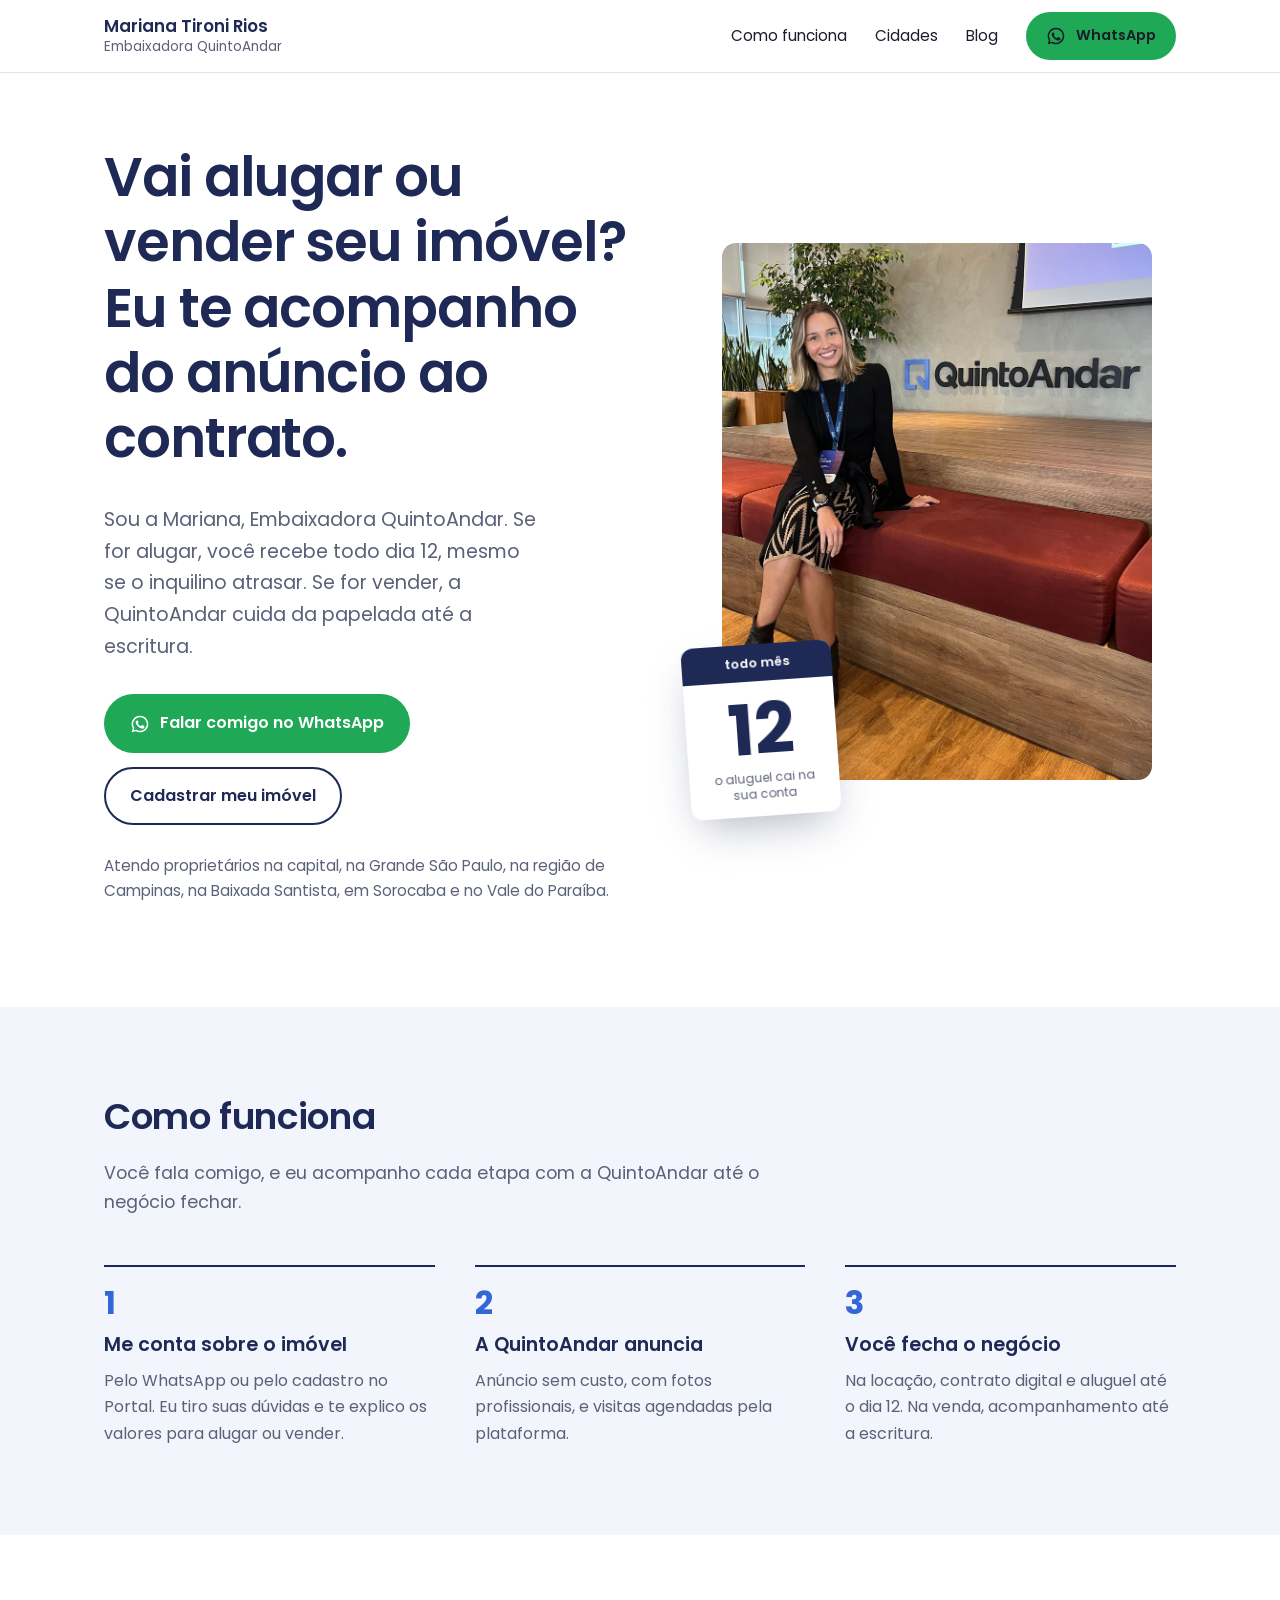
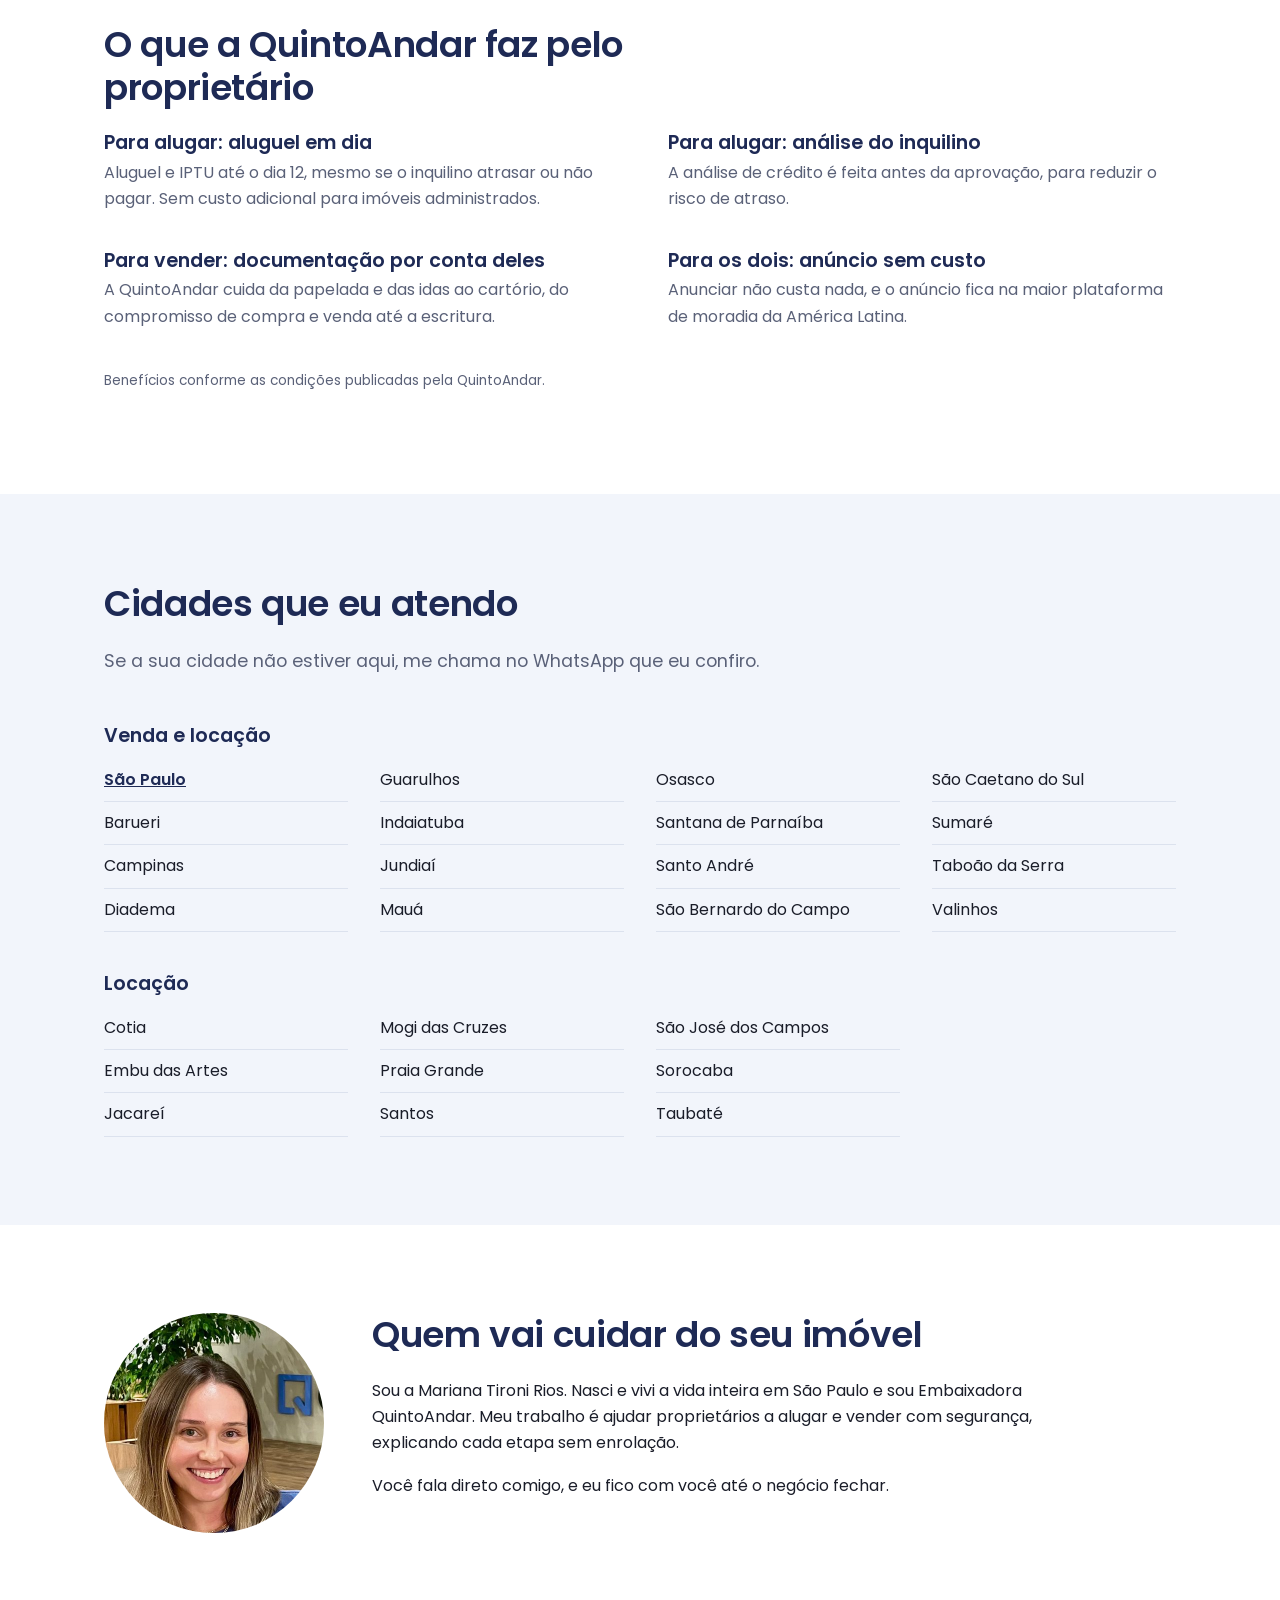
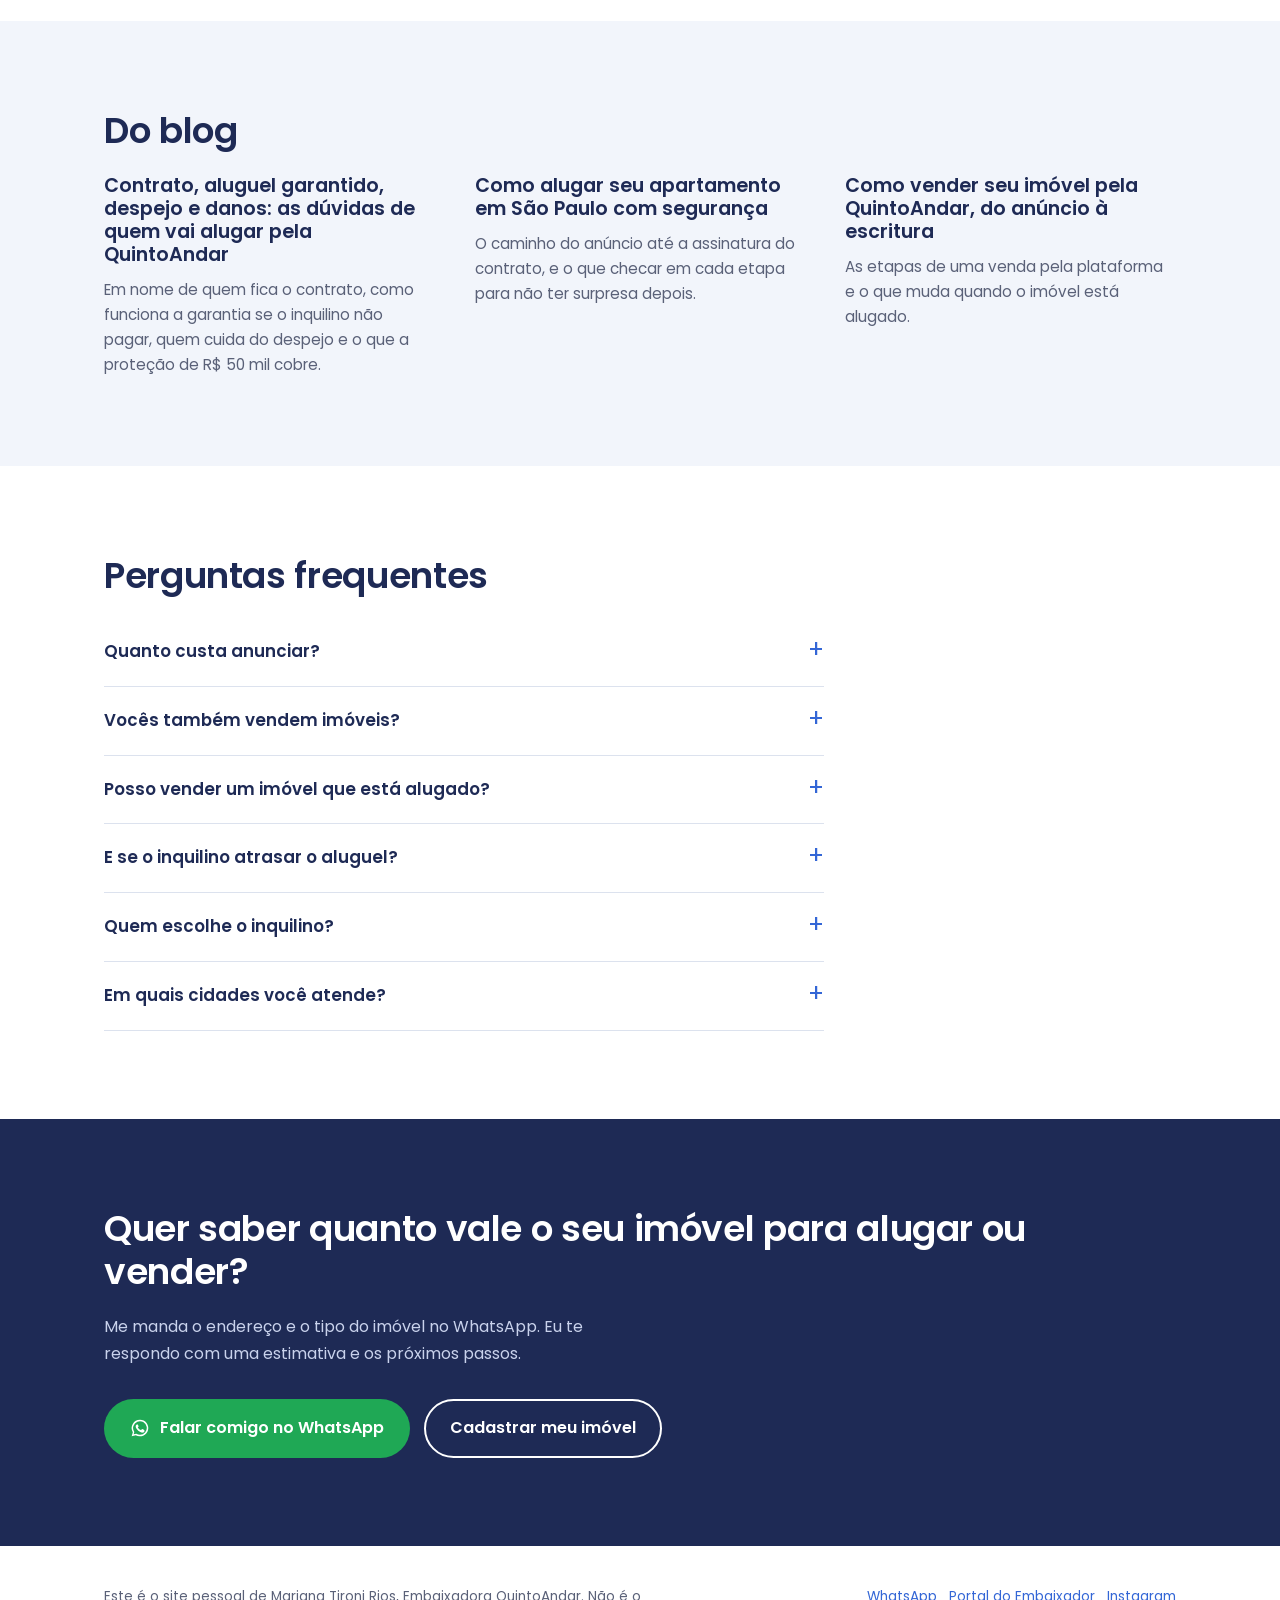
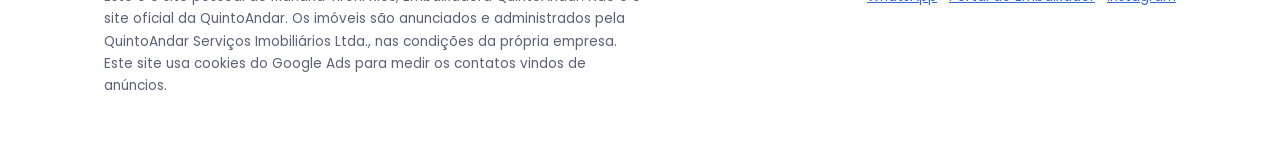
<file: index.html>
<!DOCTYPE html>
<html lang="pt-BR">
<head>
<meta charset="utf-8">
<meta name="viewport" content="width=device-width, initial-scale=1">
<title>Alugar ou vender seu imóvel em SP | Mariana, Embaixadora QuintoAndar</title>
<meta name="description" content="Alugue com pagamento garantido todo dia 12 ou venda com a documentação por conta da QuintoAndar. Atendimento direto pelo WhatsApp com a Mariana, Embaixadora QuintoAndar.">
<link rel="canonical" href="https://marianatironi-imoveis.github.io/">
<meta property="og:type" content="website">
<meta property="og:title" content="Alugar ou vender seu imóvel em SP | Mariana, Embaixadora QuintoAndar">
<meta property="og:description" content="Alugue com pagamento garantido todo dia 12 ou venda com a documentação por conta da QuintoAndar. Atendimento direto pelo WhatsApp com a Mariana, Embaixadora QuintoAndar.">
<meta property="og:url" content="https://marianatironi-imoveis.github.io/">
<meta property="og:image" content="https://marianatironi-imoveis.github.io/og.jpg">
<meta property="og:locale" content="pt_BR">
<link rel="preconnect" href="https://fonts.googleapis.com">
<link rel="preconnect" href="https://fonts.gstatic.com" crossorigin>
<link href="https://fonts.googleapis.com/css2?family=Poppins:wght@400;600;700&display=swap" rel="stylesheet">
<link rel="stylesheet" href="style.css">
<!-- Google Ads: medição de contatos -->
<script async src="https://www.googletagmanager.com/gtag/js?id=AW-11475638968"></script>
<script>
window.dataLayer = window.dataLayer || [];
function gtag(){dataLayer.push(arguments);}
gtag('js', new Date());
gtag('config', 'AW-11475638968');
document.addEventListener('click', function (e) {
  var a = e.target.closest && e.target.closest('a[href]');
  if (!a) return;
  var h = a.getAttribute('href') || '';
  if (h.indexOf('wa.me/') !== -1 || h.indexOf('portalembaixador.quintoandar.com.br') !== -1) {
    gtag('event', 'conversion', {'send_to': 'AW-11475638968/lo9MCKy2wr4dELi1geAq', 'transport_type': 'beacon'});
  }
});
</script>
<script type="application/ld+json">{"@context": "https://schema.org", "@type": "FAQPage", "mainEntity": [{"@type": "Question", "name": "Quanto custa anunciar?", "acceptedAnswer": {"@type": "Answer", "text": "Anunciar não custa nada, nem para alugar nem para vender. Na locação, a QuintoAndar só cobra depois que o contrato é assinado. Te passo os valores exatos do seu caso antes de qualquer decisão."}}, {"@type": "Question", "name": "Vocês também vendem imóveis?", "acceptedAnswer": {"@type": "Answer", "text": "Sim. Nas cidades de venda e locação da lista, você pode anunciar o imóvel para venda. A QuintoAndar acompanha a negociação e cuida da documentação até a escritura."}}, {"@type": "Question", "name": "Posso vender um imóvel que está alugado?", "acceptedAnswer": {"@type": "Answer", "text": "Pode. A Lei do Inquilinato exige que o inquilino seja avisado por escrito e tenha a preferência de compra nas mesmas condições. Ele tem 30 dias para responder."}}, {"@type": "Question", "name": "E se o inquilino atrasar o aluguel?", "acceptedAnswer": {"@type": "Answer", "text": "Com o imóvel administrado pela QuintoAndar, você recebe o aluguel e o IPTU até o dia 12 de cada mês, mesmo que o inquilino atrase ou não pague. A cobrança fica com a QuintoAndar."}}, {"@type": "Question", "name": "Quem escolhe o inquilino?", "acceptedAnswer": {"@type": "Answer", "text": "A QuintoAndar faz a análise de crédito de quem se interessa pelo imóvel. Você acompanha as propostas e decide."}}, {"@type": "Question", "name": "Em quais cidades você atende?", "acceptedAnswer": {"@type": "Answer", "text": "No estado de São Paulo: a capital, a Grande São Paulo, a região de Campinas, a Baixada Santista, Sorocaba e o Vale do Paraíba. A lista completa, separada entre venda e locação, está nesta página."}}]}</script>
<script type="application/ld+json">{"@context": "https://schema.org", "@type": "Person", "name": "Mariana Tironi Rios", "jobTitle": "Embaixadora QuintoAndar", "url": "https://marianatironi-imoveis.github.io/", "image": "https://marianatironi-imoveis.github.io/mariana-rosto.jpg", "sameAs": ["https://www.instagram.com/maritironi.marcadoimob/"], "areaServed": ["São Paulo", "Barueri", "Campinas", "Diadema", "Guarulhos", "Indaiatuba", "Jundiaí", "Mauá", "Osasco", "Santana de Parnaíba", "Santo André", "São Bernardo do Campo", "São Caetano do Sul", "Sumaré", "Taboão da Serra", "Valinhos", "Cotia", "Embu das Artes", "Jacareí", "Mogi das Cruzes", "Praia Grande", "Santos", "São José dos Campos", "Sorocaba", "Taubaté"]}</script>
</head>
<body>
<header class="topo">
  <div class="wrap">
    <a class="marca" href="index.html"><strong>Mariana Tironi Rios</strong><span>Embaixadora QuintoAndar</span></a>
    <nav class="menu" aria-label="Principal">
      <a href="index.html#como-funciona">Como funciona</a>
      <a href="index.html#cidades">Cidades</a>
      <a href="blog.html">Blog</a>
      <a class="botao botao-zap" href="https://wa.me/5511995204993?text=Oi%20Mariana%2C%20vi%20seu%20site%20e%20quero%20falar%20sobre%20o%20meu%20im%C3%B3vel." target="_blank" rel="noopener"><svg viewBox="0 0 24 24" aria-hidden="true" fill="currentColor"><path d="M12 2a10 10 0 0 0-8.6 15.1L2 22l5-1.3A10 10 0 1 0 12 2Zm0 18.2c-1.5 0-3-.4-4.3-1.2l-.3-.2-3 .8.8-2.9-.2-.3A8.2 8.2 0 1 1 12 20.2Zm4.5-6.1c-.2-.1-1.5-.7-1.7-.8-.2-.1-.4-.1-.6.1l-.8 1c-.1.2-.3.2-.5.1a6.7 6.7 0 0 1-3.3-2.9c-.3-.4.2-.4.7-1.3.1-.2 0-.3 0-.4l-.8-1.8c-.2-.5-.4-.4-.6-.4h-.5a1 1 0 0 0-.7.3 3 3 0 0 0-.9 2.2 5.2 5.2 0 0 0 1.1 2.7 11.8 11.8 0 0 0 4.5 4c1.7.7 2.3.8 3.2.6.5-.1 1.5-.6 1.7-1.2.2-.6.2-1.1.2-1.2-.1-.1-.3-.2-.5-.3Z"/></svg>WhatsApp</a>
    </nav>
  </div>
</header>
<main>

<section class="abertura">
  <div class="wrap">
    <div>
      <h1>Vai alugar ou vender seu imóvel? Eu te acompanho do anúncio ao contrato.</h1>
      <p class="lead">Sou a Mariana, Embaixadora QuintoAndar. Se for alugar, você recebe todo dia 12, mesmo se o inquilino atrasar. Se for vender, a QuintoAndar cuida da papelada até a escritura.</p>
      <div class="acoes">
      <a class="botao botao-zap" href="https://wa.me/5511995204993?text=Oi%20Mariana%2C%20vi%20seu%20site%20e%20quero%20falar%20sobre%20o%20meu%20im%C3%B3vel." target="_blank" rel="noopener"><svg viewBox="0 0 24 24" aria-hidden="true" fill="currentColor"><path d="M12 2a10 10 0 0 0-8.6 15.1L2 22l5-1.3A10 10 0 1 0 12 2Zm0 18.2c-1.5 0-3-.4-4.3-1.2l-.3-.2-3 .8.8-2.9-.2-.3A8.2 8.2 0 1 1 12 20.2Zm4.5-6.1c-.2-.1-1.5-.7-1.7-.8-.2-.1-.4-.1-.6.1l-.8 1c-.1.2-.3.2-.5.1a6.7 6.7 0 0 1-3.3-2.9c-.3-.4.2-.4.7-1.3.1-.2 0-.3 0-.4l-.8-1.8c-.2-.5-.4-.4-.6-.4h-.5a1 1 0 0 0-.7.3 3 3 0 0 0-.9 2.2 5.2 5.2 0 0 0 1.1 2.7 11.8 11.8 0 0 0 4.5 4c1.7.7 2.3.8 3.2.6.5-.1 1.5-.6 1.7-1.2.2-.6.2-1.1.2-1.2-.1-.1-.3-.2-.5-.3Z"/></svg>Falar comigo no WhatsApp</a>
      <a class="botao botao-portal" href="https://portalembaixador.quintoandar.com.br/cartaovisitas/maritironirios-4036252" target="_blank" rel="noopener">Cadastrar meu imóvel</a>
    </div>
      <p class="quem">Atendo proprietários na capital, na Grande São Paulo, na região de Campinas, na Baixada Santista, em Sorocaba e no Vale do Paraíba.</p>
    </div>
    <figure class="retrato">
      <img src="mariana.jpg" alt="Mariana Tironi Rios, Embaixadora QuintoAndar" width="900" height="1125">
      <div class="folhinha" aria-hidden="true">
        <div class="mes">todo mês</div>
        <div class="dia">12</div>
        <div class="nota">o aluguel cai na sua conta</div>
      </div>
    </figure>
  </div>
</section>

<section class="secao secao-nevoa" id="como-funciona">
  <div class="wrap">
    <h2>Como funciona</h2>
    <p class="intro">Você fala comigo, e eu acompanho cada etapa com a QuintoAndar até o negócio fechar.</p>
    <ol class="passos">
      <li><h3>Me conta sobre o imóvel</h3><p>Pelo WhatsApp ou pelo cadastro no Portal. Eu tiro suas dúvidas e te explico os valores para alugar ou vender.</p></li>
      <li><h3>A QuintoAndar anuncia</h3><p>Anúncio sem custo, com fotos profissionais, e visitas agendadas pela plataforma.</p></li>
      <li><h3>Você fecha o negócio</h3><p>Na locação, contrato digital e aluguel até o dia 12. Na venda, acompanhamento até a escritura.</p></li>
    </ol>
  </div>
</section>

<section class="secao">
  <div class="wrap">
    <h2>O que a QuintoAndar faz pelo proprietário</h2>
    <ul class="beneficios">
      <li><h3>Para alugar: aluguel em dia</h3><p>Aluguel e IPTU até o dia 12, mesmo se o inquilino atrasar ou não pagar. Sem custo adicional para imóveis administrados.</p></li>
      <li><h3>Para alugar: análise do inquilino</h3><p>A análise de crédito é feita antes da aprovação, para reduzir o risco de atraso.</p></li>
      <li><h3>Para vender: documentação por conta deles</h3><p>A QuintoAndar cuida da papelada e das idas ao cartório, do compromisso de compra e venda até a escritura.</p></li>
      <li><h3>Para os dois: anúncio sem custo</h3><p>Anunciar não custa nada, e o anúncio fica na maior plataforma de moradia da América Latina.</p></li>
    </ul>
    <p class="fonte">Benefícios conforme as condições publicadas pela QuintoAndar.</p>
  </div>
</section>

<section class="secao secao-nevoa" id="cidades">
  <div class="wrap">
    <h2>Cidades que eu atendo</h2>
    <p class="intro">Se a sua cidade não estiver aqui, me chama no WhatsApp que eu confiro.</p>
    <h3>Venda e locação</h3>
    <ul class="cidades">
        <li><a href="sao-paulo.html">São Paulo</a></li>
        <li>Barueri</li>
        <li>Campinas</li>
        <li>Diadema</li>
        <li>Guarulhos</li>
        <li>Indaiatuba</li>
        <li>Jundiaí</li>
        <li>Mauá</li>
        <li>Osasco</li>
        <li>Santana de Parnaíba</li>
        <li>Santo André</li>
        <li>São Bernardo do Campo</li>
        <li>São Caetano do Sul</li>
        <li>Sumaré</li>
        <li>Taboão da Serra</li>
        <li>Valinhos</li>
    </ul>
    <h3 style="margin-top:40px">Locação</h3>
    <ul class="cidades">
        <li>Cotia</li>
        <li>Embu das Artes</li>
        <li>Jacareí</li>
        <li>Mogi das Cruzes</li>
        <li>Praia Grande</li>
        <li>Santos</li>
        <li>São José dos Campos</li>
        <li>Sorocaba</li>
        <li>Taubaté</li>
    </ul>
  </div>
</section>

<section class="secao sobre">
  <div class="wrap">
    <img src="mariana-rosto.jpg" alt="" width="220" height="220">
    <div class="texto">
      <h2>Quem vai cuidar do seu imóvel</h2>
      <p>Sou a Mariana Tironi Rios. Nasci e vivi a vida inteira em São Paulo e sou Embaixadora QuintoAndar. Meu trabalho é ajudar proprietários a alugar e vender com segurança, explicando cada etapa sem enrolação.</p>
      <p>Você fala direto comigo, e eu fico com você até o negócio fechar.</p>
    </div>
  </div>
</section>

<section class="secao secao-nevoa">
  <div class="wrap">
    <h2>Do blog</h2>
    <ul class="artigos">
        <li><a href="duvidas-proprietario-contrato-garantia-despejo-danos.html"><h3>Contrato, aluguel garantido, despejo e danos: as dúvidas de quem vai alugar pela QuintoAndar</h3><p>Em nome de quem fica o contrato, como funciona a garantia se o inquilino não pagar, quem cuida do despejo e o que a proteção de R$ 50 mil cobre.</p></a></li>
        <li><a href="como-alugar-apartamento-sao-paulo.html"><h3>Como alugar seu apartamento em São Paulo com segurança</h3><p>O caminho do anúncio até a assinatura do contrato, e o que checar em cada etapa para não ter surpresa depois.</p></a></li>
        <li><a href="como-vender-imovel-quintoandar.html"><h3>Como vender seu imóvel pela QuintoAndar, do anúncio à escritura</h3><p>As etapas de uma venda pela plataforma e o que muda quando o imóvel está alugado.</p></a></li>
    </ul>
  </div>
</section>

<section class="secao perguntas">
  <div class="wrap">
    <h2>Perguntas frequentes</h2>
      <details><summary>Quanto custa anunciar?</summary><p>Anunciar não custa nada, nem para alugar nem para vender. Na locação, a QuintoAndar só cobra depois que o contrato é assinado. Te passo os valores exatos do seu caso antes de qualquer decisão.</p></details>
      <details><summary>Vocês também vendem imóveis?</summary><p>Sim. Nas cidades de venda e locação da lista, você pode anunciar o imóvel para venda. A QuintoAndar acompanha a negociação e cuida da documentação até a escritura.</p></details>
      <details><summary>Posso vender um imóvel que está alugado?</summary><p>Pode. A Lei do Inquilinato exige que o inquilino seja avisado por escrito e tenha a preferência de compra nas mesmas condições. Ele tem 30 dias para responder.</p></details>
      <details><summary>E se o inquilino atrasar o aluguel?</summary><p>Com o imóvel administrado pela QuintoAndar, você recebe o aluguel e o IPTU até o dia 12 de cada mês, mesmo que o inquilino atrase ou não pague. A cobrança fica com a QuintoAndar.</p></details>
      <details><summary>Quem escolhe o inquilino?</summary><p>A QuintoAndar faz a análise de crédito de quem se interessa pelo imóvel. Você acompanha as propostas e decide.</p></details>
      <details><summary>Em quais cidades você atende?</summary><p>No estado de São Paulo: a capital, a Grande São Paulo, a região de Campinas, a Baixada Santista, Sorocaba e o Vale do Paraíba. A lista completa, separada entre venda e locação, está nesta página.</p></details>
  </div>
</section>

<section class="final">
  <div class="wrap">
    <h2>Quer saber quanto vale o seu imóvel para alugar ou vender?</h2>
    <p>Me manda o endereço e o tipo do imóvel no WhatsApp. Eu te respondo com uma estimativa e os próximos passos.</p>
    <div class="acoes">
      <a class="botao botao-zap" href="https://wa.me/5511995204993?text=Oi%20Mariana%2C%20quero%20saber%20quanto%20vale%20meu%20im%C3%B3vel." target="_blank" rel="noopener"><svg viewBox="0 0 24 24" aria-hidden="true" fill="currentColor"><path d="M12 2a10 10 0 0 0-8.6 15.1L2 22l5-1.3A10 10 0 1 0 12 2Zm0 18.2c-1.5 0-3-.4-4.3-1.2l-.3-.2-3 .8.8-2.9-.2-.3A8.2 8.2 0 1 1 12 20.2Zm4.5-6.1c-.2-.1-1.5-.7-1.7-.8-.2-.1-.4-.1-.6.1l-.8 1c-.1.2-.3.2-.5.1a6.7 6.7 0 0 1-3.3-2.9c-.3-.4.2-.4.7-1.3.1-.2 0-.3 0-.4l-.8-1.8c-.2-.5-.4-.4-.6-.4h-.5a1 1 0 0 0-.7.3 3 3 0 0 0-.9 2.2 5.2 5.2 0 0 0 1.1 2.7 11.8 11.8 0 0 0 4.5 4c1.7.7 2.3.8 3.2.6.5-.1 1.5-.6 1.7-1.2.2-.6.2-1.1.2-1.2-.1-.1-.3-.2-.5-.3Z"/></svg>Falar comigo no WhatsApp</a>
      <a class="botao botao-portal" href="https://portalembaixador.quintoandar.com.br/cartaovisitas/maritironirios-4036252" target="_blank" rel="noopener">Cadastrar meu imóvel</a>
    </div>
  </div>
</section>

</main>
<footer class="rodape">
  <div class="wrap">
    <p>Este é o site pessoal de Mariana Tironi Rios, Embaixadora QuintoAndar. Não é o site oficial da QuintoAndar. Os imóveis são anunciados e administrados pela QuintoAndar Serviços Imobiliários Ltda., nas condições da própria empresa. Este site usa cookies do Google Ads para medir os contatos vindos de anúncios.</p>
    <p><a href="https://wa.me/5511995204993?text=Oi%20Mariana%2C%20vi%20seu%20site%20e%20quero%20falar%20sobre%20o%20meu%20im%C3%B3vel." target="_blank" rel="noopener">WhatsApp</a> &nbsp; <a href="https://portalembaixador.quintoandar.com.br/cartaovisitas/maritironirios-4036252" target="_blank" rel="noopener">Portal do Embaixador</a> &nbsp; <a href="https://www.instagram.com/maritironi.marcadoimob/" target="_blank" rel="noopener">Instagram</a></p>
  </div>
</footer>
</body>
</html>
</file>
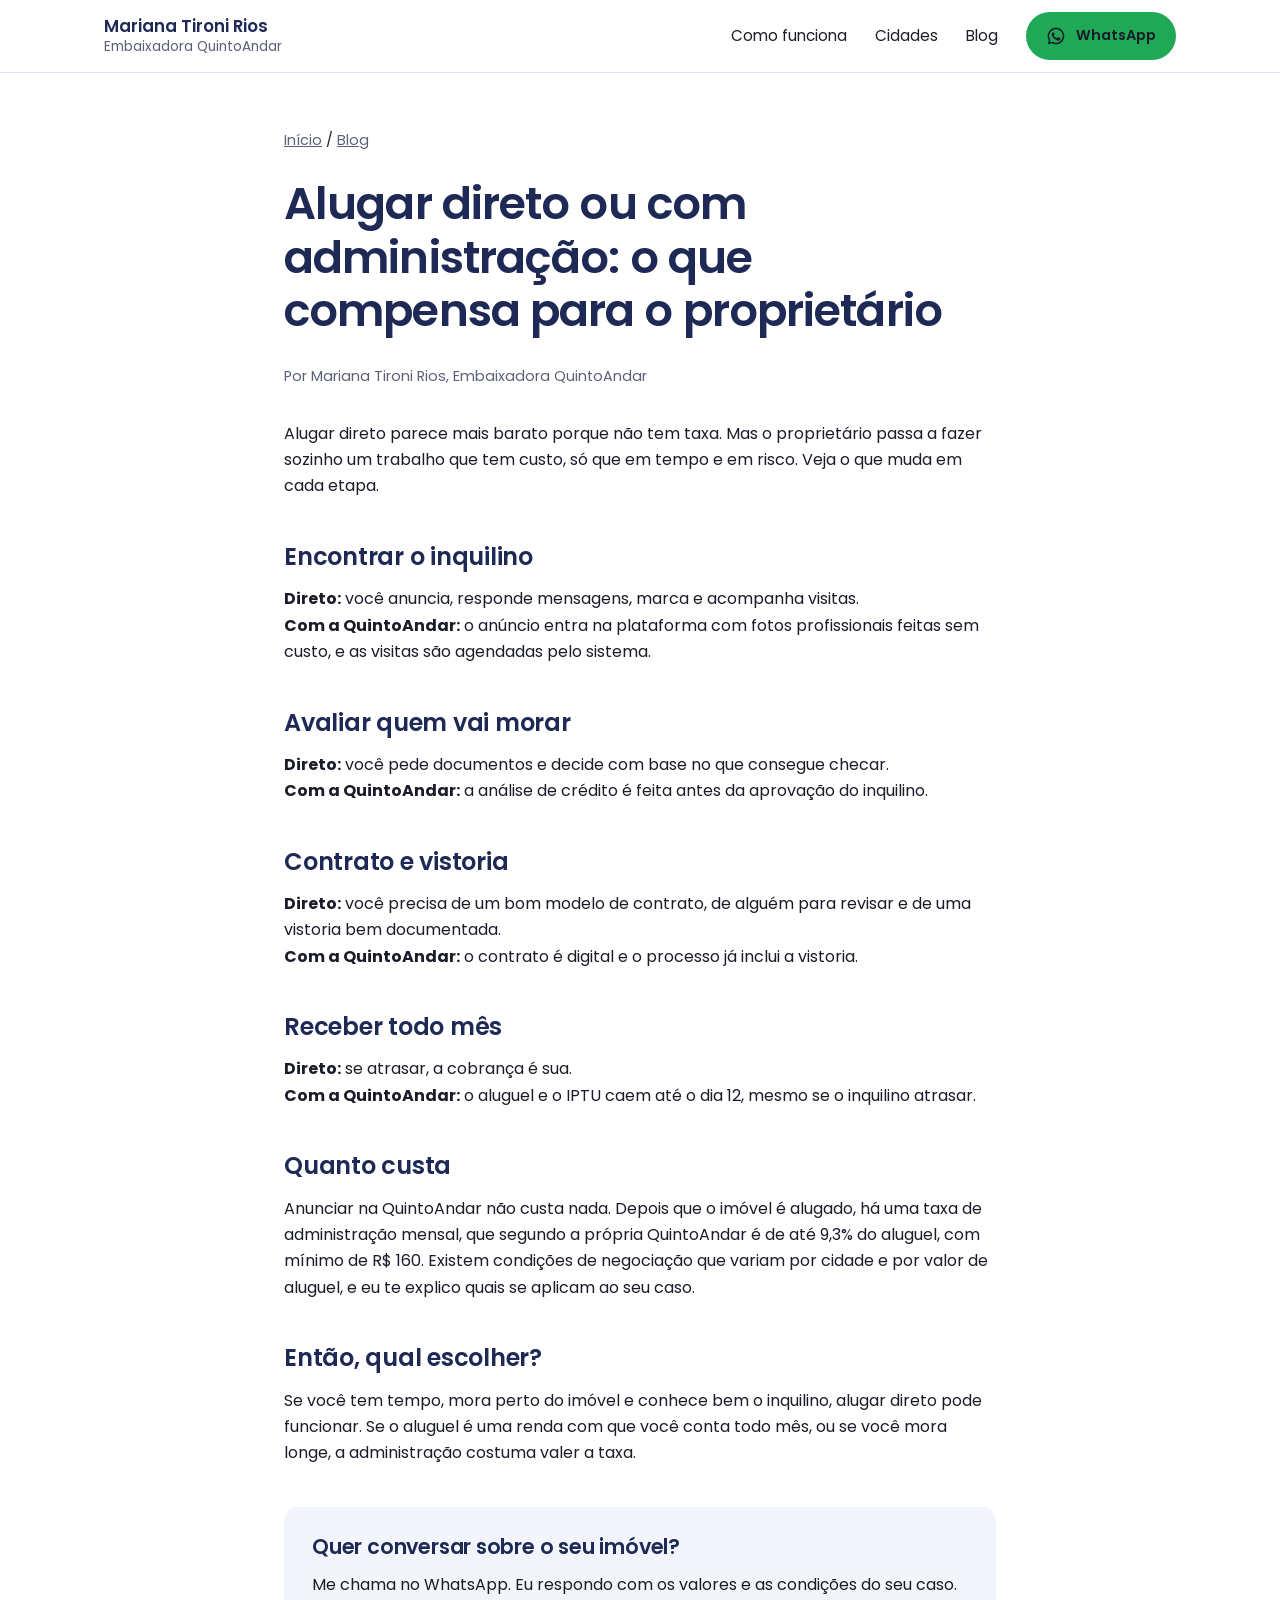
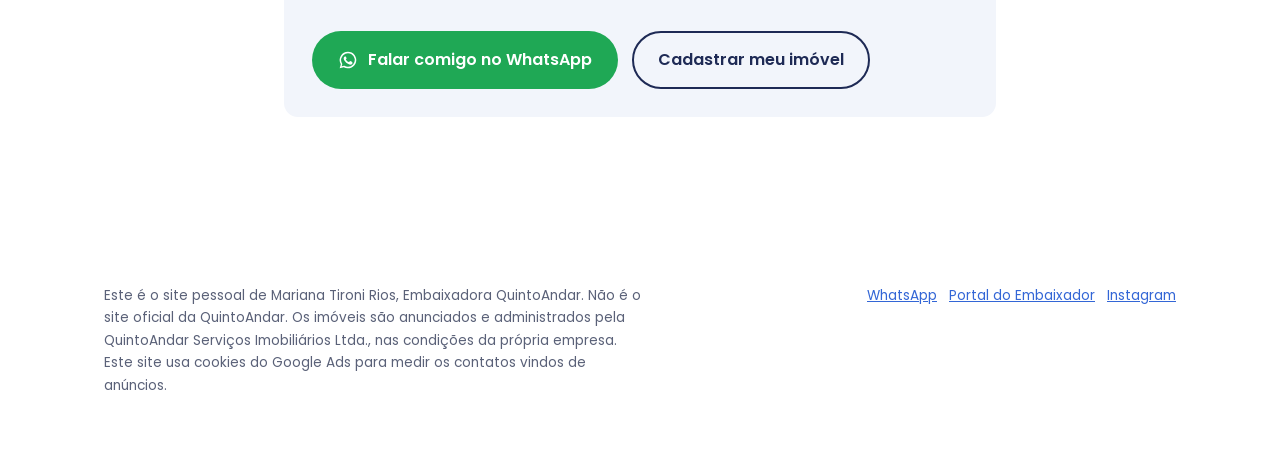
<file: alugar-direto-ou-com-administracao.html>
<!DOCTYPE html>
<html lang="pt-BR">
<head>
<meta charset="utf-8">
<meta name="viewport" content="width=device-width, initial-scale=1">
<title>Alugar direto ou com administração: o que compensa para o proprietário | Mariana Tironi</title>
<meta name="description" content="Uma comparação prática entre cuidar de tudo sozinho e deixar a locação com uma administradora.">
<link rel="canonical" href="https://marianatironi-imoveis.github.io/alugar-direto-ou-com-administracao.html">
<meta property="og:type" content="article">
<meta property="og:title" content="Alugar direto ou com administração: o que compensa para o proprietário | Mariana Tironi">
<meta property="og:description" content="Uma comparação prática entre cuidar de tudo sozinho e deixar a locação com uma administradora.">
<meta property="og:url" content="https://marianatironi-imoveis.github.io/alugar-direto-ou-com-administracao.html">
<meta property="og:image" content="https://marianatironi-imoveis.github.io/og.jpg">
<meta property="og:locale" content="pt_BR">
<link rel="preconnect" href="https://fonts.googleapis.com">
<link rel="preconnect" href="https://fonts.gstatic.com" crossorigin>
<link href="https://fonts.googleapis.com/css2?family=Poppins:wght@400;600;700&display=swap" rel="stylesheet">
<link rel="stylesheet" href="style.css">
<!-- Google Ads: medição de contatos -->
<script async src="https://www.googletagmanager.com/gtag/js?id=AW-11475638968"></script>
<script>
window.dataLayer = window.dataLayer || [];
function gtag(){dataLayer.push(arguments);}
gtag('js', new Date());
gtag('config', 'AW-11475638968');
document.addEventListener('click', function (e) {
  var a = e.target.closest && e.target.closest('a[href]');
  if (!a) return;
  var h = a.getAttribute('href') || '';
  if (h.indexOf('wa.me/') !== -1 || h.indexOf('portalembaixador.quintoandar.com.br') !== -1) {
    gtag('event', 'conversion', {'send_to': 'AW-11475638968/lo9MCKy2wr4dELi1geAq', 'transport_type': 'beacon'});
  }
});
</script>
<script type="application/ld+json">{"@context": "https://schema.org", "@type": "BlogPosting", "headline": "Alugar direto ou com administração: o que compensa para o proprietário", "description": "Uma comparação prática entre cuidar de tudo sozinho e deixar a locação com uma administradora.", "datePublished": "2026-11-24", "author": {"@type": "Person", "name": "Mariana Tironi Rios"}, "mainEntityOfPage": "https://marianatironi-imoveis.github.io/alugar-direto-ou-com-administracao.html"}</script>
</head>
<body>
<header class="topo">
  <div class="wrap">
    <a class="marca" href="index.html"><strong>Mariana Tironi Rios</strong><span>Embaixadora QuintoAndar</span></a>
    <nav class="menu" aria-label="Principal">
      <a href="index.html#como-funciona">Como funciona</a>
      <a href="index.html#cidades">Cidades</a>
      <a href="blog.html">Blog</a>
      <a class="botao botao-zap" href="https://wa.me/5511995204993?text=Oi%20Mariana%2C%20vi%20seu%20site%20e%20quero%20falar%20sobre%20o%20meu%20im%C3%B3vel." target="_blank" rel="noopener"><svg viewBox="0 0 24 24" aria-hidden="true" fill="currentColor"><path d="M12 2a10 10 0 0 0-8.6 15.1L2 22l5-1.3A10 10 0 1 0 12 2Zm0 18.2c-1.5 0-3-.4-4.3-1.2l-.3-.2-3 .8.8-2.9-.2-.3A8.2 8.2 0 1 1 12 20.2Zm4.5-6.1c-.2-.1-1.5-.7-1.7-.8-.2-.1-.4-.1-.6.1l-.8 1c-.1.2-.3.2-.5.1a6.7 6.7 0 0 1-3.3-2.9c-.3-.4.2-.4.7-1.3.1-.2 0-.3 0-.4l-.8-1.8c-.2-.5-.4-.4-.6-.4h-.5a1 1 0 0 0-.7.3 3 3 0 0 0-.9 2.2 5.2 5.2 0 0 0 1.1 2.7 11.8 11.8 0 0 0 4.5 4c1.7.7 2.3.8 3.2.6.5-.1 1.5-.6 1.7-1.2.2-.6.2-1.1.2-1.2-.1-.1-.3-.2-.5-.3Z"/></svg>WhatsApp</a>
    </nav>
  </div>
</header>
<main>

<article class="pagina">
  <div class="wrap">
    <p class="trilha"><a href="index.html">Início</a> / <a href="blog.html">Blog</a></p>
    <h1>Alugar direto ou com administração: o que compensa para o proprietário</h1>
    <p class="meta">Por Mariana Tironi Rios, Embaixadora QuintoAndar</p>

<p>Alugar direto parece mais barato porque não tem taxa. Mas o proprietário passa a fazer sozinho um trabalho que tem custo, só que em tempo e em risco. Veja o que muda em cada etapa.</p>

<h2>Encontrar o inquilino</h2>
<p><strong>Direto:</strong> você anuncia, responde mensagens, marca e acompanha visitas.<br>
<strong>Com a QuintoAndar:</strong> o anúncio entra na plataforma com fotos profissionais feitas sem custo, e as visitas são agendadas pelo sistema.</p>

<h2>Avaliar quem vai morar</h2>
<p><strong>Direto:</strong> você pede documentos e decide com base no que consegue checar.<br>
<strong>Com a QuintoAndar:</strong> a análise de crédito é feita antes da aprovação do inquilino.</p>

<h2>Contrato e vistoria</h2>
<p><strong>Direto:</strong> você precisa de um bom modelo de contrato, de alguém para revisar e de uma vistoria bem documentada.<br>
<strong>Com a QuintoAndar:</strong> o contrato é digital e o processo já inclui a vistoria.</p>

<h2>Receber todo mês</h2>
<p><strong>Direto:</strong> se atrasar, a cobrança é sua.<br>
<strong>Com a QuintoAndar:</strong> o aluguel e o IPTU caem até o dia 12, mesmo se o inquilino atrasar.</p>

<h2>Quanto custa</h2>
<p>Anunciar na QuintoAndar não custa nada. Depois que o imóvel é alugado, há uma taxa de administração mensal, que segundo a própria QuintoAndar é de até 9,3% do aluguel, com mínimo de R$ 160. Existem condições de negociação que variam por cidade e por valor de aluguel, e eu te explico quais se aplicam ao seu caso.</p>

<h2>Então, qual escolher?</h2>
<p>Se você tem tempo, mora perto do imóvel e conhece bem o inquilino, alugar direto pode funcionar. Se o aluguel é uma renda com que você conta todo mês, ou se você mora longe, a administração costuma valer a taxa.</p>

    <div class="caixa">
      <h2>Quer conversar sobre o seu imóvel?</h2>
      <p>Me chama no WhatsApp. Eu respondo com os valores e as condições do seu caso.</p>
      <div class="acoes">
      <a class="botao botao-zap" href="https://wa.me/5511995204993?text=Oi%20Mariana%2C%20vi%20seu%20site%20e%20quero%20falar%20sobre%20o%20meu%20im%C3%B3vel." target="_blank" rel="noopener"><svg viewBox="0 0 24 24" aria-hidden="true" fill="currentColor"><path d="M12 2a10 10 0 0 0-8.6 15.1L2 22l5-1.3A10 10 0 1 0 12 2Zm0 18.2c-1.5 0-3-.4-4.3-1.2l-.3-.2-3 .8.8-2.9-.2-.3A8.2 8.2 0 1 1 12 20.2Zm4.5-6.1c-.2-.1-1.5-.7-1.7-.8-.2-.1-.4-.1-.6.1l-.8 1c-.1.2-.3.2-.5.1a6.7 6.7 0 0 1-3.3-2.9c-.3-.4.2-.4.7-1.3.1-.2 0-.3 0-.4l-.8-1.8c-.2-.5-.4-.4-.6-.4h-.5a1 1 0 0 0-.7.3 3 3 0 0 0-.9 2.2 5.2 5.2 0 0 0 1.1 2.7 11.8 11.8 0 0 0 4.5 4c1.7.7 2.3.8 3.2.6.5-.1 1.5-.6 1.7-1.2.2-.6.2-1.1.2-1.2-.1-.1-.3-.2-.5-.3Z"/></svg>Falar comigo no WhatsApp</a>
      <a class="botao botao-portal" href="https://portalembaixador.quintoandar.com.br/cartaovisitas/maritironirios-4036252" target="_blank" rel="noopener">Cadastrar meu imóvel</a>
    </div>
    </div>
  </div>
</article>

</main>
<footer class="rodape">
  <div class="wrap">
    <p>Este é o site pessoal de Mariana Tironi Rios, Embaixadora QuintoAndar. Não é o site oficial da QuintoAndar. Os imóveis são anunciados e administrados pela QuintoAndar Serviços Imobiliários Ltda., nas condições da própria empresa. Este site usa cookies do Google Ads para medir os contatos vindos de anúncios.</p>
    <p><a href="https://wa.me/5511995204993?text=Oi%20Mariana%2C%20vi%20seu%20site%20e%20quero%20falar%20sobre%20o%20meu%20im%C3%B3vel." target="_blank" rel="noopener">WhatsApp</a> &nbsp; <a href="https://portalembaixador.quintoandar.com.br/cartaovisitas/maritironirios-4036252" target="_blank" rel="noopener">Portal do Embaixador</a> &nbsp; <a href="https://www.instagram.com/maritironi.marcadoimob/" target="_blank" rel="noopener">Instagram</a></p>
  </div>
</footer>
</body>
</html>
</file>
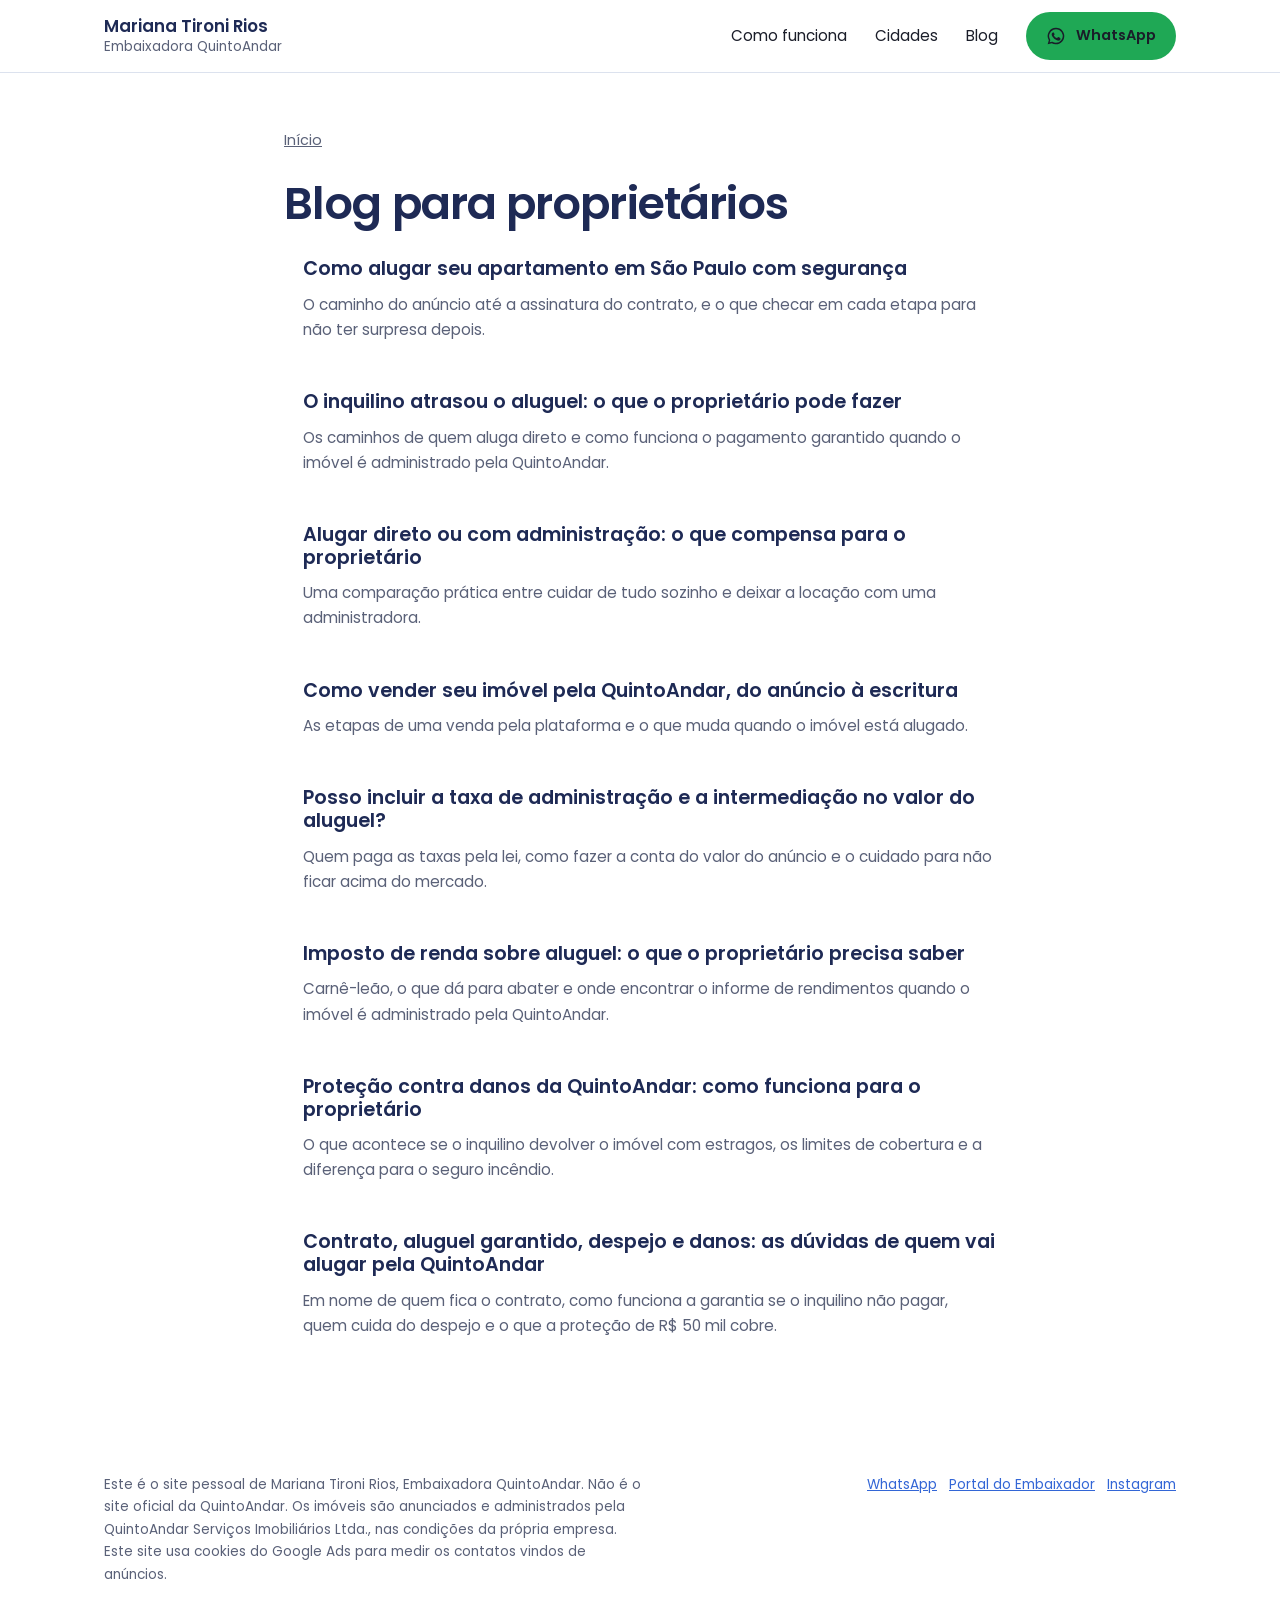
<file: blog.html>
<!DOCTYPE html>
<html lang="pt-BR">
<head>
<meta charset="utf-8">
<meta name="viewport" content="width=device-width, initial-scale=1">
<title>Blog para proprietários | Mariana Tironi</title>
<meta name="description" content="Dicas para alugar ou vender seu imóvel com segurança.">
<link rel="canonical" href="https://marianatironi-imoveis.github.io/blog.html">
<meta property="og:type" content="website">
<meta property="og:title" content="Blog para proprietários | Mariana Tironi">
<meta property="og:description" content="Dicas para alugar ou vender seu imóvel com segurança.">
<meta property="og:url" content="https://marianatironi-imoveis.github.io/blog.html">
<meta property="og:image" content="https://marianatironi-imoveis.github.io/og.jpg">
<meta property="og:locale" content="pt_BR">
<link rel="preconnect" href="https://fonts.googleapis.com">
<link rel="preconnect" href="https://fonts.gstatic.com" crossorigin>
<link href="https://fonts.googleapis.com/css2?family=Poppins:wght@400;600;700&display=swap" rel="stylesheet">
<link rel="stylesheet" href="style.css">
<!-- Google Ads: medição de contatos -->
<script async src="https://www.googletagmanager.com/gtag/js?id=AW-11475638968"></script>
<script>
window.dataLayer = window.dataLayer || [];
function gtag(){dataLayer.push(arguments);}
gtag('js', new Date());
gtag('config', 'AW-11475638968');
document.addEventListener('click', function (e) {
  var a = e.target.closest && e.target.closest('a[href]');
  if (!a) return;
  var h = a.getAttribute('href') || '';
  if (h.indexOf('wa.me/') !== -1 || h.indexOf('portalembaixador.quintoandar.com.br') !== -1) {
    gtag('event', 'conversion', {'send_to': 'AW-11475638968/lo9MCKy2wr4dELi1geAq', 'transport_type': 'beacon'});
  }
});
</script>
</head>
<body>
<header class="topo">
  <div class="wrap">
    <a class="marca" href="index.html"><strong>Mariana Tironi Rios</strong><span>Embaixadora QuintoAndar</span></a>
    <nav class="menu" aria-label="Principal">
      <a href="index.html#como-funciona">Como funciona</a>
      <a href="index.html#cidades">Cidades</a>
      <a href="blog.html">Blog</a>
      <a class="botao botao-zap" href="https://wa.me/5511995204993?text=Oi%20Mariana%2C%20vi%20seu%20site%20e%20quero%20falar%20sobre%20o%20meu%20im%C3%B3vel." target="_blank" rel="noopener"><svg viewBox="0 0 24 24" aria-hidden="true" fill="currentColor"><path d="M12 2a10 10 0 0 0-8.6 15.1L2 22l5-1.3A10 10 0 1 0 12 2Zm0 18.2c-1.5 0-3-.4-4.3-1.2l-.3-.2-3 .8.8-2.9-.2-.3A8.2 8.2 0 1 1 12 20.2Zm4.5-6.1c-.2-.1-1.5-.7-1.7-.8-.2-.1-.4-.1-.6.1l-.8 1c-.1.2-.3.2-.5.1a6.7 6.7 0 0 1-3.3-2.9c-.3-.4.2-.4.7-1.3.1-.2 0-.3 0-.4l-.8-1.8c-.2-.5-.4-.4-.6-.4h-.5a1 1 0 0 0-.7.3 3 3 0 0 0-.9 2.2 5.2 5.2 0 0 0 1.1 2.7 11.8 11.8 0 0 0 4.5 4c1.7.7 2.3.8 3.2.6.5-.1 1.5-.6 1.7-1.2.2-.6.2-1.1.2-1.2-.1-.1-.3-.2-.5-.3Z"/></svg>WhatsApp</a>
    </nav>
  </div>
</header>
<main>

<section class="pagina">
  <div class="wrap">
    <p class="trilha"><a href="index.html">Início</a></p>
    <h1>Blog para proprietários</h1>
    <ul class="artigos" style="grid-template-columns:1fr">
      <li><a href="como-alugar-apartamento-sao-paulo.html"><h3>Como alugar seu apartamento em São Paulo com segurança</h3><p>O caminho do anúncio até a assinatura do contrato, e o que checar em cada etapa para não ter surpresa depois.</p></a></li>
      <li><a href="inquilino-atrasou-aluguel-o-que-fazer.html"><h3>O inquilino atrasou o aluguel: o que o proprietário pode fazer</h3><p>Os caminhos de quem aluga direto e como funciona o pagamento garantido quando o imóvel é administrado pela QuintoAndar.</p></a></li>
      <li><a href="alugar-direto-ou-com-administracao.html"><h3>Alugar direto ou com administração: o que compensa para o proprietário</h3><p>Uma comparação prática entre cuidar de tudo sozinho e deixar a locação com uma administradora.</p></a></li>
      <li><a href="como-vender-imovel-quintoandar.html"><h3>Como vender seu imóvel pela QuintoAndar, do anúncio à escritura</h3><p>As etapas de uma venda pela plataforma e o que muda quando o imóvel está alugado.</p></a></li>
      <li><a href="posso-incluir-taxas-no-valor-do-aluguel.html"><h3>Posso incluir a taxa de administração e a intermediação no valor do aluguel?</h3><p>Quem paga as taxas pela lei, como fazer a conta do valor do anúncio e o cuidado para não ficar acima do mercado.</p></a></li>
      <li><a href="imposto-de-renda-aluguel-proprietario.html"><h3>Imposto de renda sobre aluguel: o que o proprietário precisa saber</h3><p>Carnê-leão, o que dá para abater e onde encontrar o informe de rendimentos quando o imóvel é administrado pela QuintoAndar.</p></a></li>
      <li><a href="protecao-contra-danos-quintoandar.html"><h3>Proteção contra danos da QuintoAndar: como funciona para o proprietário</h3><p>O que acontece se o inquilino devolver o imóvel com estragos, os limites de cobertura e a diferença para o seguro incêndio.</p></a></li>
      <li><a href="duvidas-proprietario-contrato-garantia-despejo-danos.html"><h3>Contrato, aluguel garantido, despejo e danos: as dúvidas de quem vai alugar pela QuintoAndar</h3><p>Em nome de quem fica o contrato, como funciona a garantia se o inquilino não pagar, quem cuida do despejo e o que a proteção de R$ 50 mil cobre.</p></a></li>
    </ul>
  </div>
</section>

</main>
<footer class="rodape">
  <div class="wrap">
    <p>Este é o site pessoal de Mariana Tironi Rios, Embaixadora QuintoAndar. Não é o site oficial da QuintoAndar. Os imóveis são anunciados e administrados pela QuintoAndar Serviços Imobiliários Ltda., nas condições da própria empresa. Este site usa cookies do Google Ads para medir os contatos vindos de anúncios.</p>
    <p><a href="https://wa.me/5511995204993?text=Oi%20Mariana%2C%20vi%20seu%20site%20e%20quero%20falar%20sobre%20o%20meu%20im%C3%B3vel." target="_blank" rel="noopener">WhatsApp</a> &nbsp; <a href="https://portalembaixador.quintoandar.com.br/cartaovisitas/maritironirios-4036252" target="_blank" rel="noopener">Portal do Embaixador</a> &nbsp; <a href="https://www.instagram.com/maritironi.marcadoimob/" target="_blank" rel="noopener">Instagram</a></p>
  </div>
</footer>
</body>
</html>
</file>
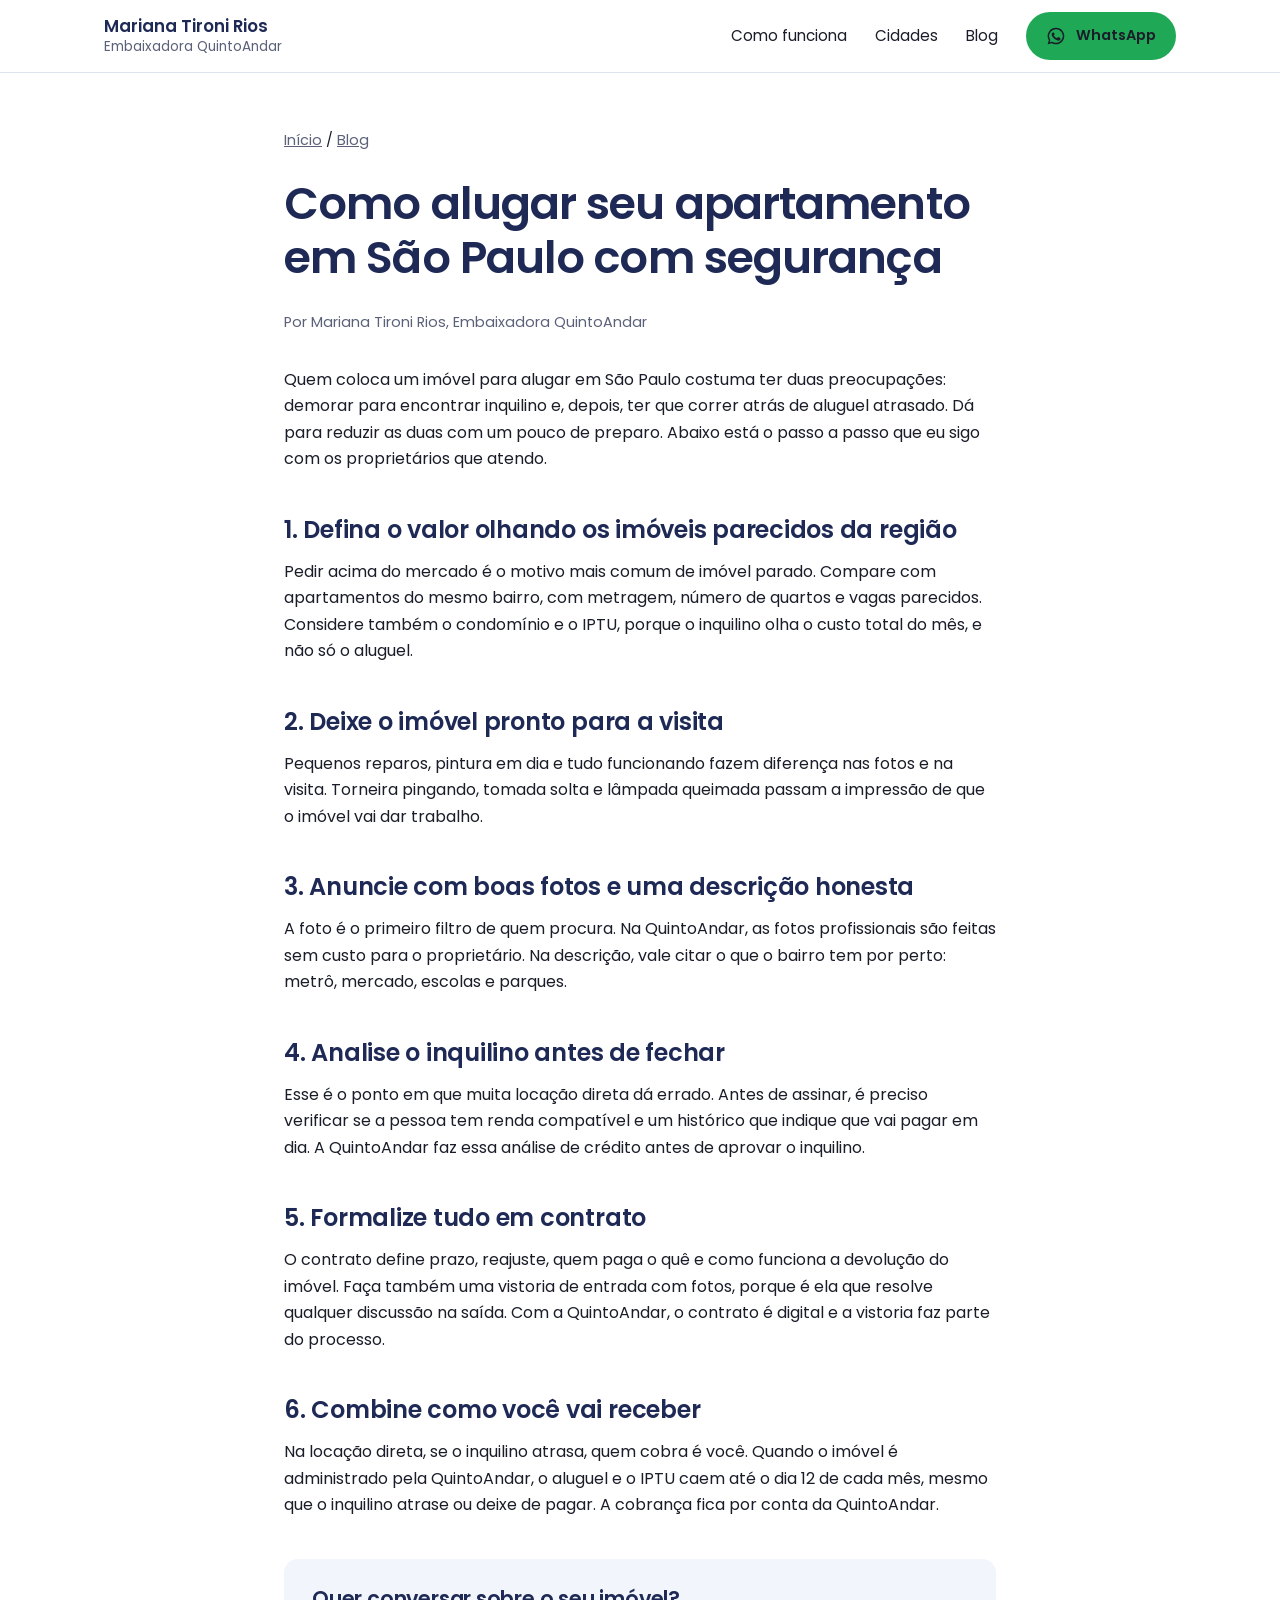
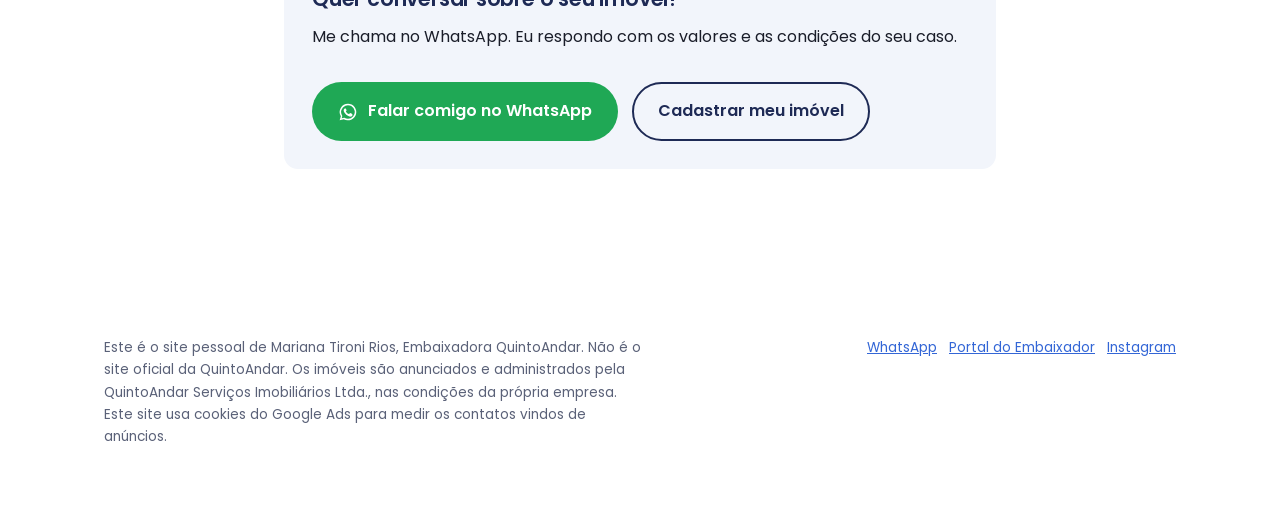
<file: como-alugar-apartamento-sao-paulo.html>
<!DOCTYPE html>
<html lang="pt-BR">
<head>
<meta charset="utf-8">
<meta name="viewport" content="width=device-width, initial-scale=1">
<title>Como alugar seu apartamento em São Paulo com segurança | Mariana Tironi</title>
<meta name="description" content="O caminho do anúncio até a assinatura do contrato, e o que checar em cada etapa para não ter surpresa depois.">
<link rel="canonical" href="https://marianatironi-imoveis.github.io/como-alugar-apartamento-sao-paulo.html">
<meta property="og:type" content="article">
<meta property="og:title" content="Como alugar seu apartamento em São Paulo com segurança | Mariana Tironi">
<meta property="og:description" content="O caminho do anúncio até a assinatura do contrato, e o que checar em cada etapa para não ter surpresa depois.">
<meta property="og:url" content="https://marianatironi-imoveis.github.io/como-alugar-apartamento-sao-paulo.html">
<meta property="og:image" content="https://marianatironi-imoveis.github.io/og.jpg">
<meta property="og:locale" content="pt_BR">
<link rel="preconnect" href="https://fonts.googleapis.com">
<link rel="preconnect" href="https://fonts.gstatic.com" crossorigin>
<link href="https://fonts.googleapis.com/css2?family=Poppins:wght@400;600;700&display=swap" rel="stylesheet">
<link rel="stylesheet" href="style.css">
<!-- Google Ads: medição de contatos -->
<script async src="https://www.googletagmanager.com/gtag/js?id=AW-11475638968"></script>
<script>
window.dataLayer = window.dataLayer || [];
function gtag(){dataLayer.push(arguments);}
gtag('js', new Date());
gtag('config', 'AW-11475638968');
document.addEventListener('click', function (e) {
  var a = e.target.closest && e.target.closest('a[href]');
  if (!a) return;
  var h = a.getAttribute('href') || '';
  if (h.indexOf('wa.me/') !== -1 || h.indexOf('portalembaixador.quintoandar.com.br') !== -1) {
    gtag('event', 'conversion', {'send_to': 'AW-11475638968/lo9MCKy2wr4dELi1geAq', 'transport_type': 'beacon'});
  }
});
</script>
<script type="application/ld+json">{"@context": "https://schema.org", "@type": "BlogPosting", "headline": "Como alugar seu apartamento em São Paulo com segurança", "description": "O caminho do anúncio até a assinatura do contrato, e o que checar em cada etapa para não ter surpresa depois.", "datePublished": "2026-11-24", "author": {"@type": "Person", "name": "Mariana Tironi Rios"}, "mainEntityOfPage": "https://marianatironi-imoveis.github.io/como-alugar-apartamento-sao-paulo.html"}</script>
</head>
<body>
<header class="topo">
  <div class="wrap">
    <a class="marca" href="index.html"><strong>Mariana Tironi Rios</strong><span>Embaixadora QuintoAndar</span></a>
    <nav class="menu" aria-label="Principal">
      <a href="index.html#como-funciona">Como funciona</a>
      <a href="index.html#cidades">Cidades</a>
      <a href="blog.html">Blog</a>
      <a class="botao botao-zap" href="https://wa.me/5511995204993?text=Oi%20Mariana%2C%20vi%20seu%20site%20e%20quero%20falar%20sobre%20o%20meu%20im%C3%B3vel." target="_blank" rel="noopener"><svg viewBox="0 0 24 24" aria-hidden="true" fill="currentColor"><path d="M12 2a10 10 0 0 0-8.6 15.1L2 22l5-1.3A10 10 0 1 0 12 2Zm0 18.2c-1.5 0-3-.4-4.3-1.2l-.3-.2-3 .8.8-2.9-.2-.3A8.2 8.2 0 1 1 12 20.2Zm4.5-6.1c-.2-.1-1.5-.7-1.7-.8-.2-.1-.4-.1-.6.1l-.8 1c-.1.2-.3.2-.5.1a6.7 6.7 0 0 1-3.3-2.9c-.3-.4.2-.4.7-1.3.1-.2 0-.3 0-.4l-.8-1.8c-.2-.5-.4-.4-.6-.4h-.5a1 1 0 0 0-.7.3 3 3 0 0 0-.9 2.2 5.2 5.2 0 0 0 1.1 2.7 11.8 11.8 0 0 0 4.5 4c1.7.7 2.3.8 3.2.6.5-.1 1.5-.6 1.7-1.2.2-.6.2-1.1.2-1.2-.1-.1-.3-.2-.5-.3Z"/></svg>WhatsApp</a>
    </nav>
  </div>
</header>
<main>

<article class="pagina">
  <div class="wrap">
    <p class="trilha"><a href="index.html">Início</a> / <a href="blog.html">Blog</a></p>
    <h1>Como alugar seu apartamento em São Paulo com segurança</h1>
    <p class="meta">Por Mariana Tironi Rios, Embaixadora QuintoAndar</p>

<p>Quem coloca um imóvel para alugar em São Paulo costuma ter duas preocupações: demorar para encontrar inquilino e, depois, ter que correr atrás de aluguel atrasado. Dá para reduzir as duas com um pouco de preparo. Abaixo está o passo a passo que eu sigo com os proprietários que atendo.</p>

<h2>1. Defina o valor olhando os imóveis parecidos da região</h2>
<p>Pedir acima do mercado é o motivo mais comum de imóvel parado. Compare com apartamentos do mesmo bairro, com metragem, número de quartos e vagas parecidos. Considere também o condomínio e o IPTU, porque o inquilino olha o custo total do mês, e não só o aluguel.</p>

<h2>2. Deixe o imóvel pronto para a visita</h2>
<p>Pequenos reparos, pintura em dia e tudo funcionando fazem diferença nas fotos e na visita. Torneira pingando, tomada solta e lâmpada queimada passam a impressão de que o imóvel vai dar trabalho.</p>

<h2>3. Anuncie com boas fotos e uma descrição honesta</h2>
<p>A foto é o primeiro filtro de quem procura. Na QuintoAndar, as fotos profissionais são feitas sem custo para o proprietário. Na descrição, vale citar o que o bairro tem por perto: metrô, mercado, escolas e parques.</p>

<h2>4. Analise o inquilino antes de fechar</h2>
<p>Esse é o ponto em que muita locação direta dá errado. Antes de assinar, é preciso verificar se a pessoa tem renda compatível e um histórico que indique que vai pagar em dia. A QuintoAndar faz essa análise de crédito antes de aprovar o inquilino.</p>

<h2>5. Formalize tudo em contrato</h2>
<p>O contrato define prazo, reajuste, quem paga o quê e como funciona a devolução do imóvel. Faça também uma vistoria de entrada com fotos, porque é ela que resolve qualquer discussão na saída. Com a QuintoAndar, o contrato é digital e a vistoria faz parte do processo.</p>

<h2>6. Combine como você vai receber</h2>
<p>Na locação direta, se o inquilino atrasa, quem cobra é você. Quando o imóvel é administrado pela QuintoAndar, o aluguel e o IPTU caem até o dia 12 de cada mês, mesmo que o inquilino atrase ou deixe de pagar. A cobrança fica por conta da QuintoAndar.</p>

    <div class="caixa">
      <h2>Quer conversar sobre o seu imóvel?</h2>
      <p>Me chama no WhatsApp. Eu respondo com os valores e as condições do seu caso.</p>
      <div class="acoes">
      <a class="botao botao-zap" href="https://wa.me/5511995204993?text=Oi%20Mariana%2C%20vi%20seu%20site%20e%20quero%20falar%20sobre%20o%20meu%20im%C3%B3vel." target="_blank" rel="noopener"><svg viewBox="0 0 24 24" aria-hidden="true" fill="currentColor"><path d="M12 2a10 10 0 0 0-8.6 15.1L2 22l5-1.3A10 10 0 1 0 12 2Zm0 18.2c-1.5 0-3-.4-4.3-1.2l-.3-.2-3 .8.8-2.9-.2-.3A8.2 8.2 0 1 1 12 20.2Zm4.5-6.1c-.2-.1-1.5-.7-1.7-.8-.2-.1-.4-.1-.6.1l-.8 1c-.1.2-.3.2-.5.1a6.7 6.7 0 0 1-3.3-2.9c-.3-.4.2-.4.7-1.3.1-.2 0-.3 0-.4l-.8-1.8c-.2-.5-.4-.4-.6-.4h-.5a1 1 0 0 0-.7.3 3 3 0 0 0-.9 2.2 5.2 5.2 0 0 0 1.1 2.7 11.8 11.8 0 0 0 4.5 4c1.7.7 2.3.8 3.2.6.5-.1 1.5-.6 1.7-1.2.2-.6.2-1.1.2-1.2-.1-.1-.3-.2-.5-.3Z"/></svg>Falar comigo no WhatsApp</a>
      <a class="botao botao-portal" href="https://portalembaixador.quintoandar.com.br/cartaovisitas/maritironirios-4036252" target="_blank" rel="noopener">Cadastrar meu imóvel</a>
    </div>
    </div>
  </div>
</article>

</main>
<footer class="rodape">
  <div class="wrap">
    <p>Este é o site pessoal de Mariana Tironi Rios, Embaixadora QuintoAndar. Não é o site oficial da QuintoAndar. Os imóveis são anunciados e administrados pela QuintoAndar Serviços Imobiliários Ltda., nas condições da própria empresa. Este site usa cookies do Google Ads para medir os contatos vindos de anúncios.</p>
    <p><a href="https://wa.me/5511995204993?text=Oi%20Mariana%2C%20vi%20seu%20site%20e%20quero%20falar%20sobre%20o%20meu%20im%C3%B3vel." target="_blank" rel="noopener">WhatsApp</a> &nbsp; <a href="https://portalembaixador.quintoandar.com.br/cartaovisitas/maritironirios-4036252" target="_blank" rel="noopener">Portal do Embaixador</a> &nbsp; <a href="https://www.instagram.com/maritironi.marcadoimob/" target="_blank" rel="noopener">Instagram</a></p>
  </div>
</footer>
</body>
</html>
</file>
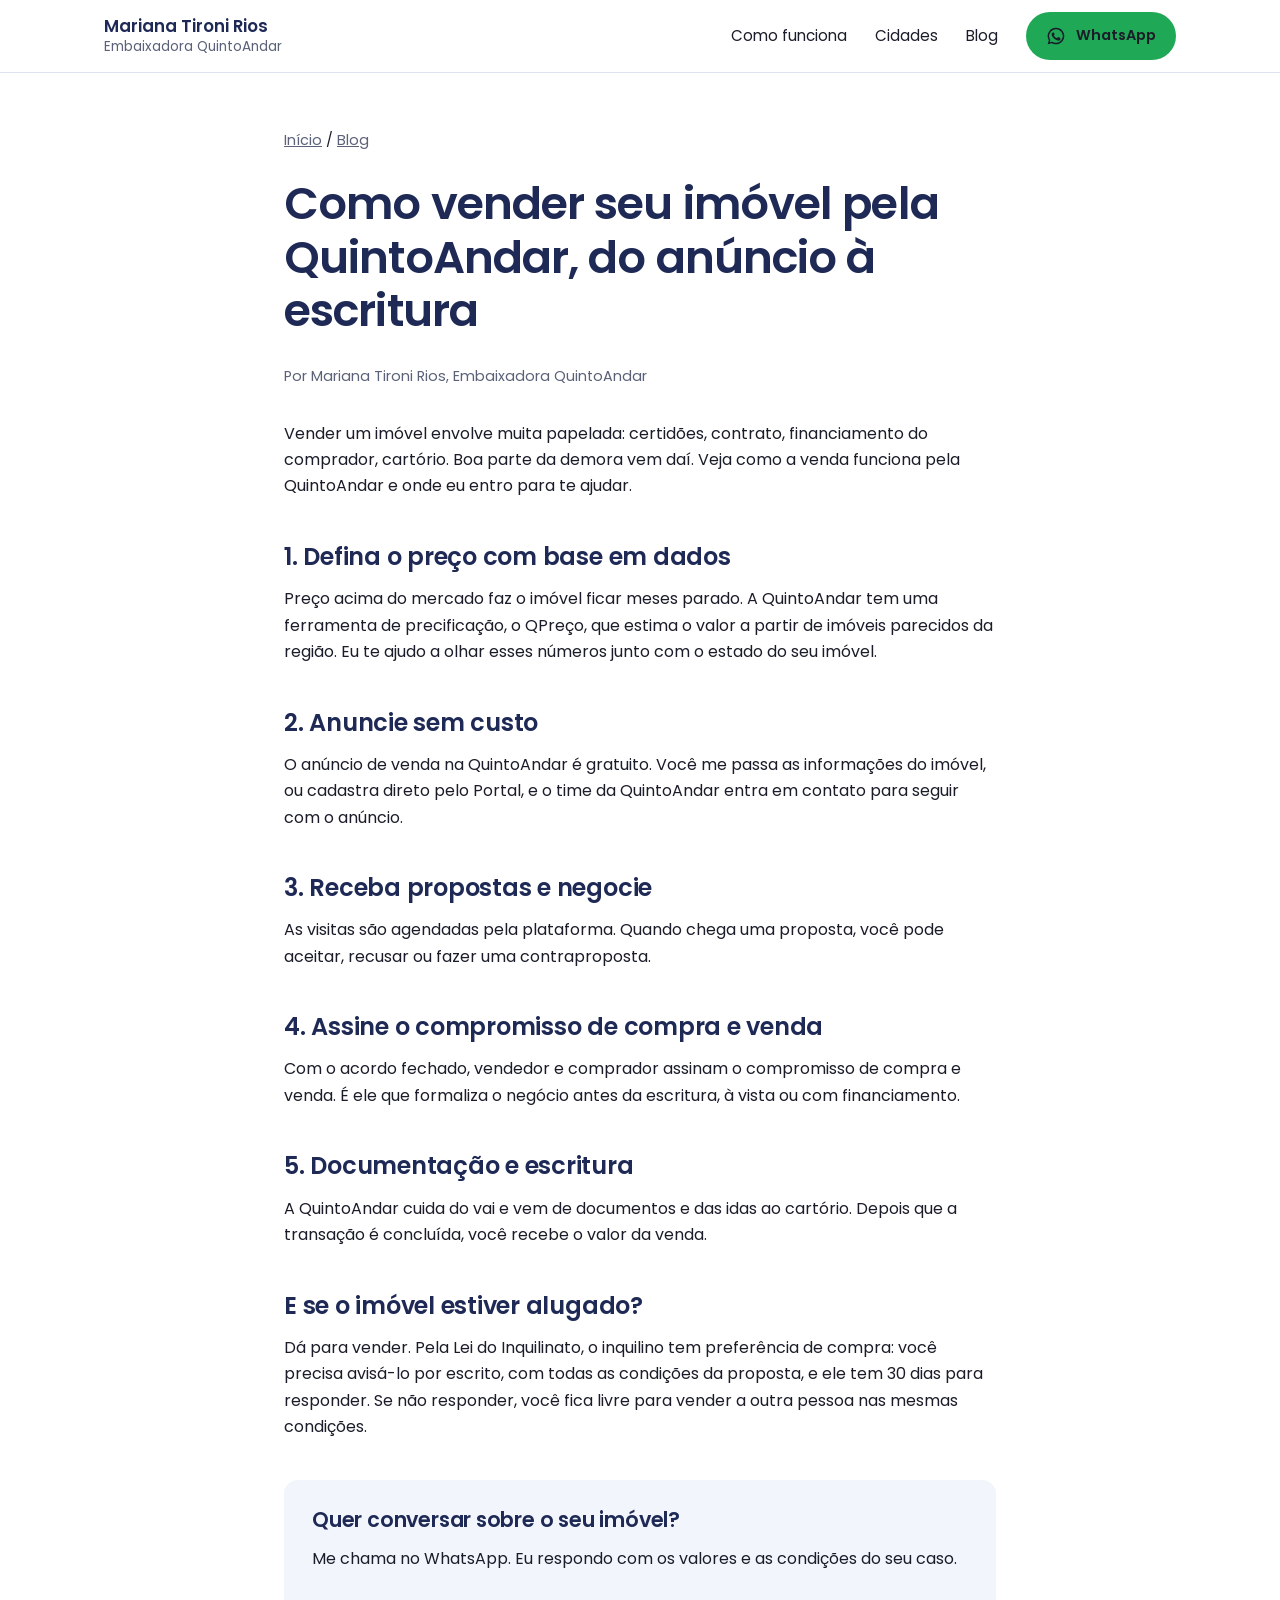
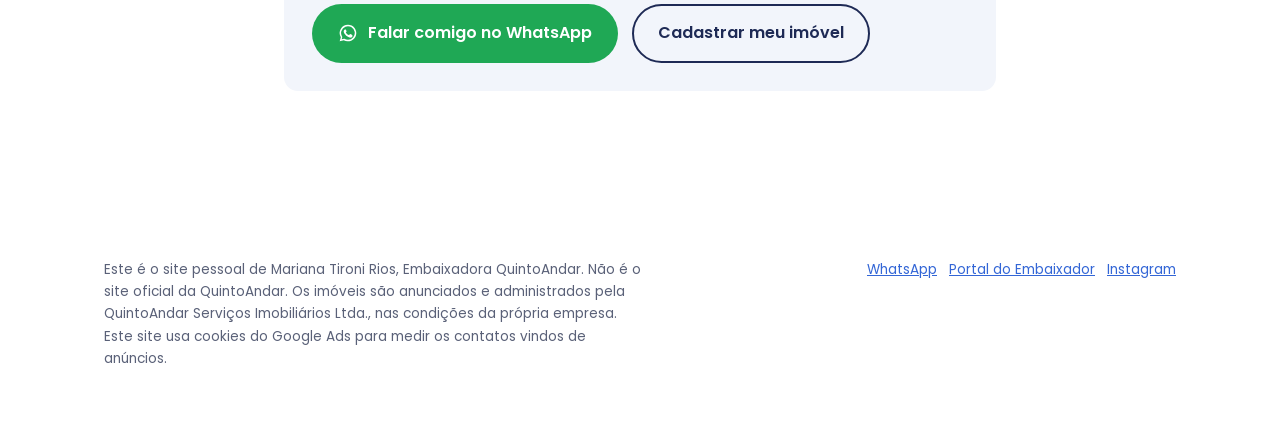
<file: como-vender-imovel-quintoandar.html>
<!DOCTYPE html>
<html lang="pt-BR">
<head>
<meta charset="utf-8">
<meta name="viewport" content="width=device-width, initial-scale=1">
<title>Como vender seu imóvel pela QuintoAndar, do anúncio à escritura | Mariana Tironi</title>
<meta name="description" content="As etapas de uma venda pela plataforma e o que muda quando o imóvel está alugado.">
<link rel="canonical" href="https://marianatironi-imoveis.github.io/como-vender-imovel-quintoandar.html">
<meta property="og:type" content="article">
<meta property="og:title" content="Como vender seu imóvel pela QuintoAndar, do anúncio à escritura | Mariana Tironi">
<meta property="og:description" content="As etapas de uma venda pela plataforma e o que muda quando o imóvel está alugado.">
<meta property="og:url" content="https://marianatironi-imoveis.github.io/como-vender-imovel-quintoandar.html">
<meta property="og:image" content="https://marianatironi-imoveis.github.io/og.jpg">
<meta property="og:locale" content="pt_BR">
<link rel="preconnect" href="https://fonts.googleapis.com">
<link rel="preconnect" href="https://fonts.gstatic.com" crossorigin>
<link href="https://fonts.googleapis.com/css2?family=Poppins:wght@400;600;700&display=swap" rel="stylesheet">
<link rel="stylesheet" href="style.css">
<!-- Google Ads: medição de contatos -->
<script async src="https://www.googletagmanager.com/gtag/js?id=AW-11475638968"></script>
<script>
window.dataLayer = window.dataLayer || [];
function gtag(){dataLayer.push(arguments);}
gtag('js', new Date());
gtag('config', 'AW-11475638968');
document.addEventListener('click', function (e) {
  var a = e.target.closest && e.target.closest('a[href]');
  if (!a) return;
  var h = a.getAttribute('href') || '';
  if (h.indexOf('wa.me/') !== -1 || h.indexOf('portalembaixador.quintoandar.com.br') !== -1) {
    gtag('event', 'conversion', {'send_to': 'AW-11475638968/lo9MCKy2wr4dELi1geAq', 'transport_type': 'beacon'});
  }
});
</script>
<script type="application/ld+json">{"@context": "https://schema.org", "@type": "BlogPosting", "headline": "Como vender seu imóvel pela QuintoAndar, do anúncio à escritura", "description": "As etapas de uma venda pela plataforma e o que muda quando o imóvel está alugado.", "datePublished": "2026-11-24", "author": {"@type": "Person", "name": "Mariana Tironi Rios"}, "mainEntityOfPage": "https://marianatironi-imoveis.github.io/como-vender-imovel-quintoandar.html"}</script>
</head>
<body>
<header class="topo">
  <div class="wrap">
    <a class="marca" href="index.html"><strong>Mariana Tironi Rios</strong><span>Embaixadora QuintoAndar</span></a>
    <nav class="menu" aria-label="Principal">
      <a href="index.html#como-funciona">Como funciona</a>
      <a href="index.html#cidades">Cidades</a>
      <a href="blog.html">Blog</a>
      <a class="botao botao-zap" href="https://wa.me/5511995204993?text=Oi%20Mariana%2C%20vi%20seu%20site%20e%20quero%20falar%20sobre%20o%20meu%20im%C3%B3vel." target="_blank" rel="noopener"><svg viewBox="0 0 24 24" aria-hidden="true" fill="currentColor"><path d="M12 2a10 10 0 0 0-8.6 15.1L2 22l5-1.3A10 10 0 1 0 12 2Zm0 18.2c-1.5 0-3-.4-4.3-1.2l-.3-.2-3 .8.8-2.9-.2-.3A8.2 8.2 0 1 1 12 20.2Zm4.5-6.1c-.2-.1-1.5-.7-1.7-.8-.2-.1-.4-.1-.6.1l-.8 1c-.1.2-.3.2-.5.1a6.7 6.7 0 0 1-3.3-2.9c-.3-.4.2-.4.7-1.3.1-.2 0-.3 0-.4l-.8-1.8c-.2-.5-.4-.4-.6-.4h-.5a1 1 0 0 0-.7.3 3 3 0 0 0-.9 2.2 5.2 5.2 0 0 0 1.1 2.7 11.8 11.8 0 0 0 4.5 4c1.7.7 2.3.8 3.2.6.5-.1 1.5-.6 1.7-1.2.2-.6.2-1.1.2-1.2-.1-.1-.3-.2-.5-.3Z"/></svg>WhatsApp</a>
    </nav>
  </div>
</header>
<main>

<article class="pagina">
  <div class="wrap">
    <p class="trilha"><a href="index.html">Início</a> / <a href="blog.html">Blog</a></p>
    <h1>Como vender seu imóvel pela QuintoAndar, do anúncio à escritura</h1>
    <p class="meta">Por Mariana Tironi Rios, Embaixadora QuintoAndar</p>

<p>Vender um imóvel envolve muita papelada: certidões, contrato, financiamento do comprador, cartório. Boa parte da demora vem daí. Veja como a venda funciona pela QuintoAndar e onde eu entro para te ajudar.</p>

<h2>1. Defina o preço com base em dados</h2>
<p>Preço acima do mercado faz o imóvel ficar meses parado. A QuintoAndar tem uma ferramenta de precificação, o QPreço, que estima o valor a partir de imóveis parecidos da região. Eu te ajudo a olhar esses números junto com o estado do seu imóvel.</p>

<h2>2. Anuncie sem custo</h2>
<p>O anúncio de venda na QuintoAndar é gratuito. Você me passa as informações do imóvel, ou cadastra direto pelo Portal, e o time da QuintoAndar entra em contato para seguir com o anúncio.</p>

<h2>3. Receba propostas e negocie</h2>
<p>As visitas são agendadas pela plataforma. Quando chega uma proposta, você pode aceitar, recusar ou fazer uma contraproposta.</p>

<h2>4. Assine o compromisso de compra e venda</h2>
<p>Com o acordo fechado, vendedor e comprador assinam o compromisso de compra e venda. É ele que formaliza o negócio antes da escritura, à vista ou com financiamento.</p>

<h2>5. Documentação e escritura</h2>
<p>A QuintoAndar cuida do vai e vem de documentos e das idas ao cartório. Depois que a transação é concluída, você recebe o valor da venda.</p>

<h2>E se o imóvel estiver alugado?</h2>
<p>Dá para vender. Pela Lei do Inquilinato, o inquilino tem preferência de compra: você precisa avisá-lo por escrito, com todas as condições da proposta, e ele tem 30 dias para responder. Se não responder, você fica livre para vender a outra pessoa nas mesmas condições.</p>

    <div class="caixa">
      <h2>Quer conversar sobre o seu imóvel?</h2>
      <p>Me chama no WhatsApp. Eu respondo com os valores e as condições do seu caso.</p>
      <div class="acoes">
      <a class="botao botao-zap" href="https://wa.me/5511995204993?text=Oi%20Mariana%2C%20vi%20seu%20site%20e%20quero%20falar%20sobre%20o%20meu%20im%C3%B3vel." target="_blank" rel="noopener"><svg viewBox="0 0 24 24" aria-hidden="true" fill="currentColor"><path d="M12 2a10 10 0 0 0-8.6 15.1L2 22l5-1.3A10 10 0 1 0 12 2Zm0 18.2c-1.5 0-3-.4-4.3-1.2l-.3-.2-3 .8.8-2.9-.2-.3A8.2 8.2 0 1 1 12 20.2Zm4.5-6.1c-.2-.1-1.5-.7-1.7-.8-.2-.1-.4-.1-.6.1l-.8 1c-.1.2-.3.2-.5.1a6.7 6.7 0 0 1-3.3-2.9c-.3-.4.2-.4.7-1.3.1-.2 0-.3 0-.4l-.8-1.8c-.2-.5-.4-.4-.6-.4h-.5a1 1 0 0 0-.7.3 3 3 0 0 0-.9 2.2 5.2 5.2 0 0 0 1.1 2.7 11.8 11.8 0 0 0 4.5 4c1.7.7 2.3.8 3.2.6.5-.1 1.5-.6 1.7-1.2.2-.6.2-1.1.2-1.2-.1-.1-.3-.2-.5-.3Z"/></svg>Falar comigo no WhatsApp</a>
      <a class="botao botao-portal" href="https://portalembaixador.quintoandar.com.br/cartaovisitas/maritironirios-4036252" target="_blank" rel="noopener">Cadastrar meu imóvel</a>
    </div>
    </div>
  </div>
</article>

</main>
<footer class="rodape">
  <div class="wrap">
    <p>Este é o site pessoal de Mariana Tironi Rios, Embaixadora QuintoAndar. Não é o site oficial da QuintoAndar. Os imóveis são anunciados e administrados pela QuintoAndar Serviços Imobiliários Ltda., nas condições da própria empresa. Este site usa cookies do Google Ads para medir os contatos vindos de anúncios.</p>
    <p><a href="https://wa.me/5511995204993?text=Oi%20Mariana%2C%20vi%20seu%20site%20e%20quero%20falar%20sobre%20o%20meu%20im%C3%B3vel." target="_blank" rel="noopener">WhatsApp</a> &nbsp; <a href="https://portalembaixador.quintoandar.com.br/cartaovisitas/maritironirios-4036252" target="_blank" rel="noopener">Portal do Embaixador</a> &nbsp; <a href="https://www.instagram.com/maritironi.marcadoimob/" target="_blank" rel="noopener">Instagram</a></p>
  </div>
</footer>
</body>
</html>
</file>
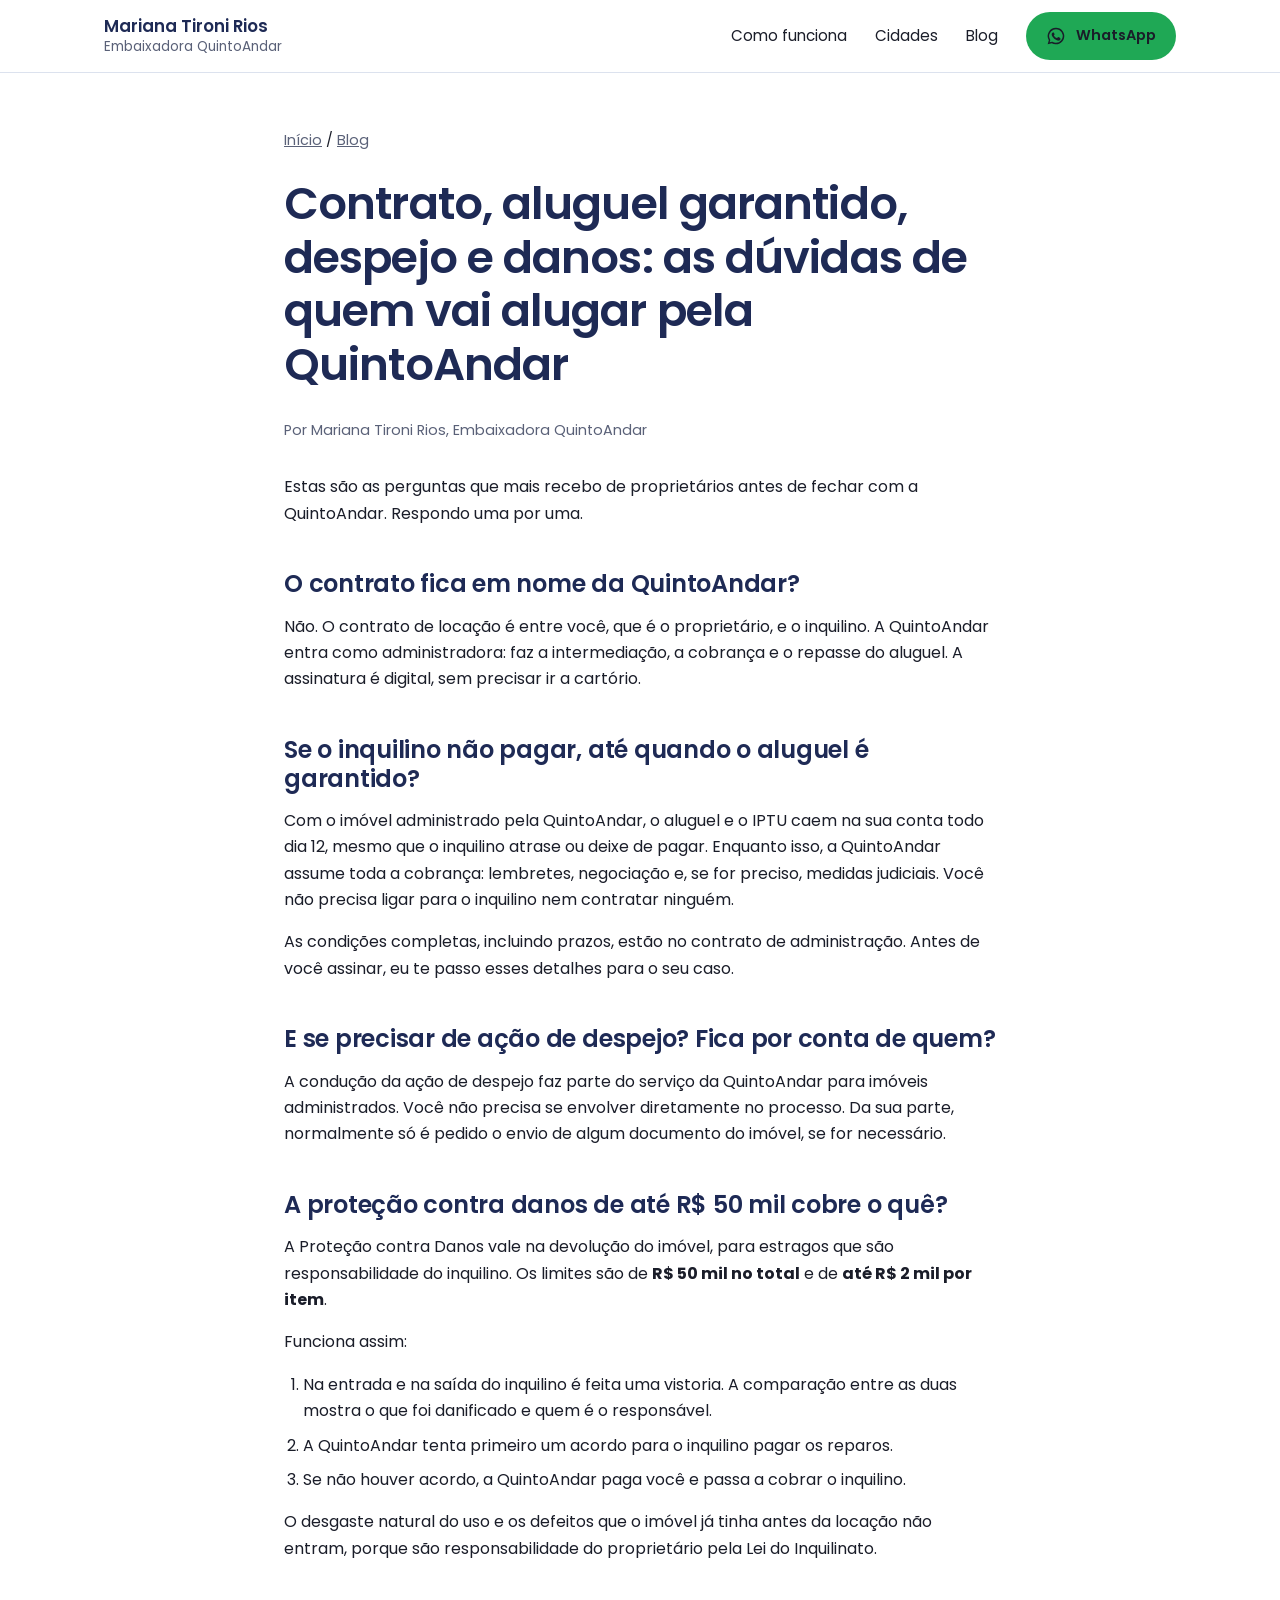
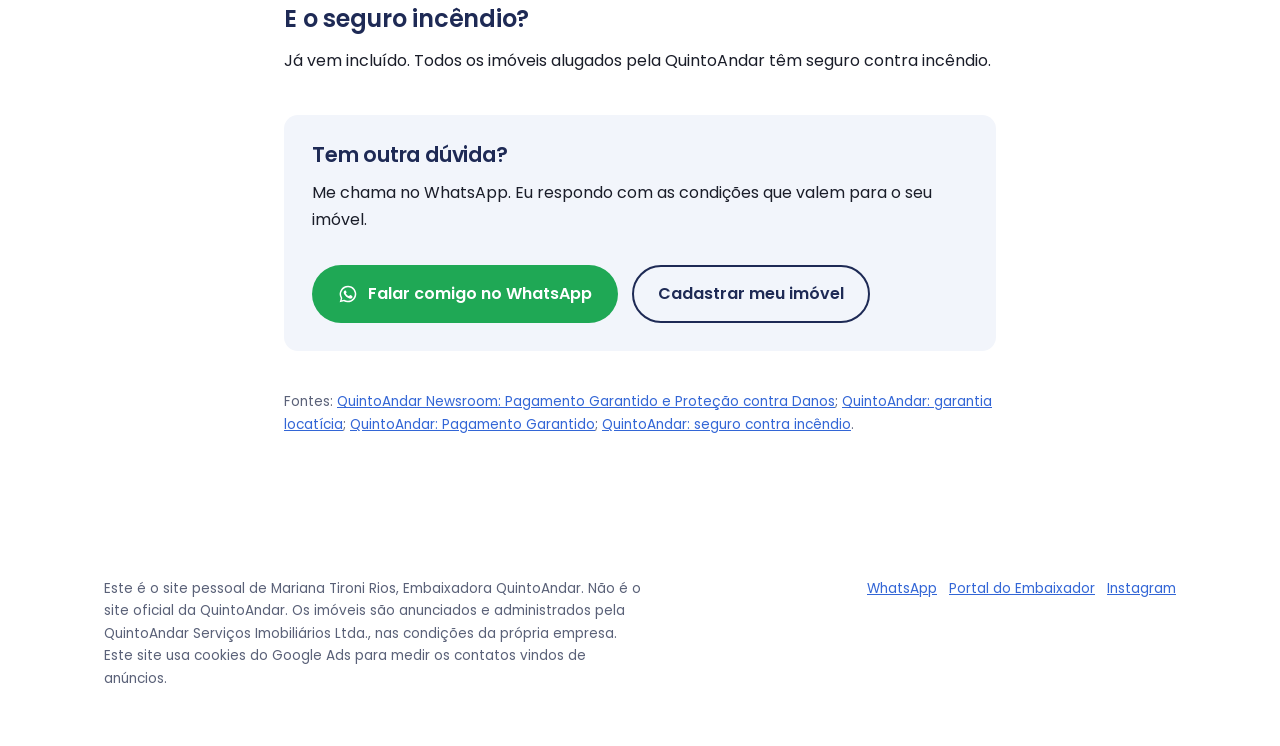
<file: duvidas-proprietario-contrato-garantia-despejo-danos.html>
<!DOCTYPE html>
<html lang="pt-BR">
<head>
<meta charset="utf-8">
<meta name="viewport" content="width=device-width, initial-scale=1">
<title>Contrato, aluguel garantido, despejo e danos: as dúvidas de quem vai alugar pela QuintoAndar | Mariana Tironi</title>
<meta name="description" content="Em nome de quem fica o contrato, como funciona a garantia se o inquilino não pagar, quem cuida do despejo e o que a proteção de R$ 50 mil cobre.">
<link rel="canonical" href="https://marianatironi-imoveis.github.io/duvidas-proprietario-contrato-garantia-despejo-danos.html">
<meta property="og:type" content="article">
<meta property="og:title" content="Contrato, aluguel garantido, despejo e danos: as dúvidas de quem vai alugar pela QuintoAndar | Mariana Tironi">
<meta property="og:description" content="Em nome de quem fica o contrato, como funciona a garantia se o inquilino não pagar, quem cuida do despejo e o que a proteção de R$ 50 mil cobre.">
<meta property="og:url" content="https://marianatironi-imoveis.github.io/duvidas-proprietario-contrato-garantia-despejo-danos.html">
<meta property="og:image" content="https://marianatironi-imoveis.github.io/og.jpg">
<meta property="og:locale" content="pt_BR">
<link rel="preconnect" href="https://fonts.googleapis.com">
<link rel="preconnect" href="https://fonts.gstatic.com" crossorigin>
<link href="https://fonts.googleapis.com/css2?family=Poppins:wght@400;600;700&display=swap" rel="stylesheet">
<link rel="stylesheet" href="style.css">
<!-- Google Ads: medição de contatos -->
<script async src="https://www.googletagmanager.com/gtag/js?id=AW-11475638968"></script>
<script>
window.dataLayer = window.dataLayer || [];
function gtag(){dataLayer.push(arguments);}
gtag('js', new Date());
gtag('config', 'AW-11475638968');
document.addEventListener('click', function (e) {
  var a = e.target.closest && e.target.closest('a[href]');
  if (!a) return;
  var h = a.getAttribute('href') || '';
  if (h.indexOf('wa.me/') !== -1 || h.indexOf('portalembaixador.quintoandar.com.br') !== -1) {
    gtag('event', 'conversion', {'send_to': 'AW-11475638968/lo9MCKy2wr4dELi1geAq', 'transport_type': 'beacon'});
  }
});
</script>
<script type="application/ld+json">{"@context": "https://schema.org", "@type": "BlogPosting", "headline": "Contrato, aluguel garantido, despejo e danos: as dúvidas de quem vai alugar pela QuintoAndar", "description": "Em nome de quem fica o contrato, como funciona a garantia se o inquilino não pagar, quem cuida do despejo e o que a proteção de R$ 50 mil cobre.", "datePublished": "2026-11-24", "author": {"@type": "Person", "name": "Mariana Tironi Rios"}, "mainEntityOfPage": "https://marianatironi-imoveis.github.io/duvidas-proprietario-contrato-garantia-despejo-danos.html"}</script>
</head>
<body>
<header class="topo">
  <div class="wrap">
    <a class="marca" href="index.html"><strong>Mariana Tironi Rios</strong><span>Embaixadora QuintoAndar</span></a>
    <nav class="menu" aria-label="Principal">
      <a href="index.html#como-funciona">Como funciona</a>
      <a href="index.html#cidades">Cidades</a>
      <a href="blog.html">Blog</a>
      <a class="botao botao-zap" href="https://wa.me/5511995204993?text=Oi%20Mariana%2C%20vi%20seu%20site%20e%20quero%20falar%20sobre%20o%20meu%20im%C3%B3vel." target="_blank" rel="noopener"><svg viewBox="0 0 24 24" aria-hidden="true" fill="currentColor"><path d="M12 2a10 10 0 0 0-8.6 15.1L2 22l5-1.3A10 10 0 1 0 12 2Zm0 18.2c-1.5 0-3-.4-4.3-1.2l-.3-.2-3 .8.8-2.9-.2-.3A8.2 8.2 0 1 1 12 20.2Zm4.5-6.1c-.2-.1-1.5-.7-1.7-.8-.2-.1-.4-.1-.6.1l-.8 1c-.1.2-.3.2-.5.1a6.7 6.7 0 0 1-3.3-2.9c-.3-.4.2-.4.7-1.3.1-.2 0-.3 0-.4l-.8-1.8c-.2-.5-.4-.4-.6-.4h-.5a1 1 0 0 0-.7.3 3 3 0 0 0-.9 2.2 5.2 5.2 0 0 0 1.1 2.7 11.8 11.8 0 0 0 4.5 4c1.7.7 2.3.8 3.2.6.5-.1 1.5-.6 1.7-1.2.2-.6.2-1.1.2-1.2-.1-.1-.3-.2-.5-.3Z"/></svg>WhatsApp</a>
    </nav>
  </div>
</header>
<main>

<article class="pagina">
  <div class="wrap">
    <p class="trilha"><a href="index.html">Início</a> / <a href="blog.html">Blog</a></p>
    <h1>Contrato, aluguel garantido, despejo e danos: as dúvidas de quem vai alugar pela QuintoAndar</h1>
    <p class="meta">Por Mariana Tironi Rios, Embaixadora QuintoAndar</p>

<p>Estas são as perguntas que mais recebo de proprietários antes de fechar com a QuintoAndar. Respondo uma por uma.</p>

<h2>O contrato fica em nome da QuintoAndar?</h2>
<p>Não. O contrato de locação é entre você, que é o proprietário, e o inquilino. A QuintoAndar entra como administradora: faz a intermediação, a cobrança e o repasse do aluguel. A assinatura é digital, sem precisar ir a cartório.</p>

<h2>Se o inquilino não pagar, até quando o aluguel é garantido?</h2>
<p>Com o imóvel administrado pela QuintoAndar, o aluguel e o IPTU caem na sua conta todo dia 12, mesmo que o inquilino atrase ou deixe de pagar. Enquanto isso, a QuintoAndar assume toda a cobrança: lembretes, negociação e, se for preciso, medidas judiciais. Você não precisa ligar para o inquilino nem contratar ninguém.</p>
<p>As condições completas, incluindo prazos, estão no contrato de administração. Antes de você assinar, eu te passo esses detalhes para o seu caso.</p>

<h2>E se precisar de ação de despejo? Fica por conta de quem?</h2>
<p>A condução da ação de despejo faz parte do serviço da QuintoAndar para imóveis administrados. Você não precisa se envolver diretamente no processo. Da sua parte, normalmente só é pedido o envio de algum documento do imóvel, se for necessário.</p>

<h2>A proteção contra danos de até R$ 50 mil cobre o quê?</h2>
<p>A Proteção contra Danos vale na devolução do imóvel, para estragos que são responsabilidade do inquilino. Os limites são de <strong>R$ 50 mil no total</strong> e de <strong>até R$ 2 mil por item</strong>.</p>
<p>Funciona assim:</p>
<ol>
  <li>Na entrada e na saída do inquilino é feita uma vistoria. A comparação entre as duas mostra o que foi danificado e quem é o responsável.</li>
  <li>A QuintoAndar tenta primeiro um acordo para o inquilino pagar os reparos.</li>
  <li>Se não houver acordo, a QuintoAndar paga você e passa a cobrar o inquilino.</li>
</ol>
<p>O desgaste natural do uso e os defeitos que o imóvel já tinha antes da locação não entram, porque são responsabilidade do proprietário pela Lei do Inquilinato.</p>

<h2>E o seguro incêndio?</h2>
<p>Já vem incluído. Todos os imóveis alugados pela QuintoAndar têm seguro contra incêndio.</p>

<div class="caixa">
  <h2>Tem outra dúvida?</h2>
  <p>Me chama no WhatsApp. Eu respondo com as condições que valem para o seu imóvel.</p>
  <div class="acoes">
      <a class="botao botao-zap" href="https://wa.me/5511995204993?text=Oi%20Mariana%2C%20vi%20seu%20site%20e%20quero%20falar%20sobre%20o%20meu%20im%C3%B3vel." target="_blank" rel="noopener"><svg viewBox="0 0 24 24" aria-hidden="true" fill="currentColor"><path d="M12 2a10 10 0 0 0-8.6 15.1L2 22l5-1.3A10 10 0 1 0 12 2Zm0 18.2c-1.5 0-3-.4-4.3-1.2l-.3-.2-3 .8.8-2.9-.2-.3A8.2 8.2 0 1 1 12 20.2Zm4.5-6.1c-.2-.1-1.5-.7-1.7-.8-.2-.1-.4-.1-.6.1l-.8 1c-.1.2-.3.2-.5.1a6.7 6.7 0 0 1-3.3-2.9c-.3-.4.2-.4.7-1.3.1-.2 0-.3 0-.4l-.8-1.8c-.2-.5-.4-.4-.6-.4h-.5a1 1 0 0 0-.7.3 3 3 0 0 0-.9 2.2 5.2 5.2 0 0 0 1.1 2.7 11.8 11.8 0 0 0 4.5 4c1.7.7 2.3.8 3.2.6.5-.1 1.5-.6 1.7-1.2.2-.6.2-1.1.2-1.2-.1-.1-.3-.2-.5-.3Z"/></svg>Falar comigo no WhatsApp</a>
      <a class="botao botao-portal" href="https://portalembaixador.quintoandar.com.br/cartaovisitas/maritironirios-4036252" target="_blank" rel="noopener">Cadastrar meu imóvel</a>
    </div>
</div>

<p class="fonte">Fontes: <a href="https://www.quintoandar.com.br/newsroom/?p=5608" target="_blank" rel="noopener">QuintoAndar Newsroom: Pagamento Garantido e Proteção contra Danos</a>; <a href="https://www.quintoandar.com.br/guias/?p=2437351" target="_blank" rel="noopener">QuintoAndar: garantia locatícia</a>; <a href="https://www.quintoandar.com.br/pagamentogarantido/" target="_blank" rel="noopener">QuintoAndar: Pagamento Garantido</a>; <a href="https://www.quintoandar.com.br/guias/?p=2388550" target="_blank" rel="noopener">QuintoAndar: seguro contra incêndio</a>.</p>


  </div>
</article>

</main>
<footer class="rodape">
  <div class="wrap">
    <p>Este é o site pessoal de Mariana Tironi Rios, Embaixadora QuintoAndar. Não é o site oficial da QuintoAndar. Os imóveis são anunciados e administrados pela QuintoAndar Serviços Imobiliários Ltda., nas condições da própria empresa. Este site usa cookies do Google Ads para medir os contatos vindos de anúncios.</p>
    <p><a href="https://wa.me/5511995204993?text=Oi%20Mariana%2C%20vi%20seu%20site%20e%20quero%20falar%20sobre%20o%20meu%20im%C3%B3vel." target="_blank" rel="noopener">WhatsApp</a> &nbsp; <a href="https://portalembaixador.quintoandar.com.br/cartaovisitas/maritironirios-4036252" target="_blank" rel="noopener">Portal do Embaixador</a> &nbsp; <a href="https://www.instagram.com/maritironi.marcadoimob/" target="_blank" rel="noopener">Instagram</a></p>
  </div>
</footer>
</body>
</html>
</file>
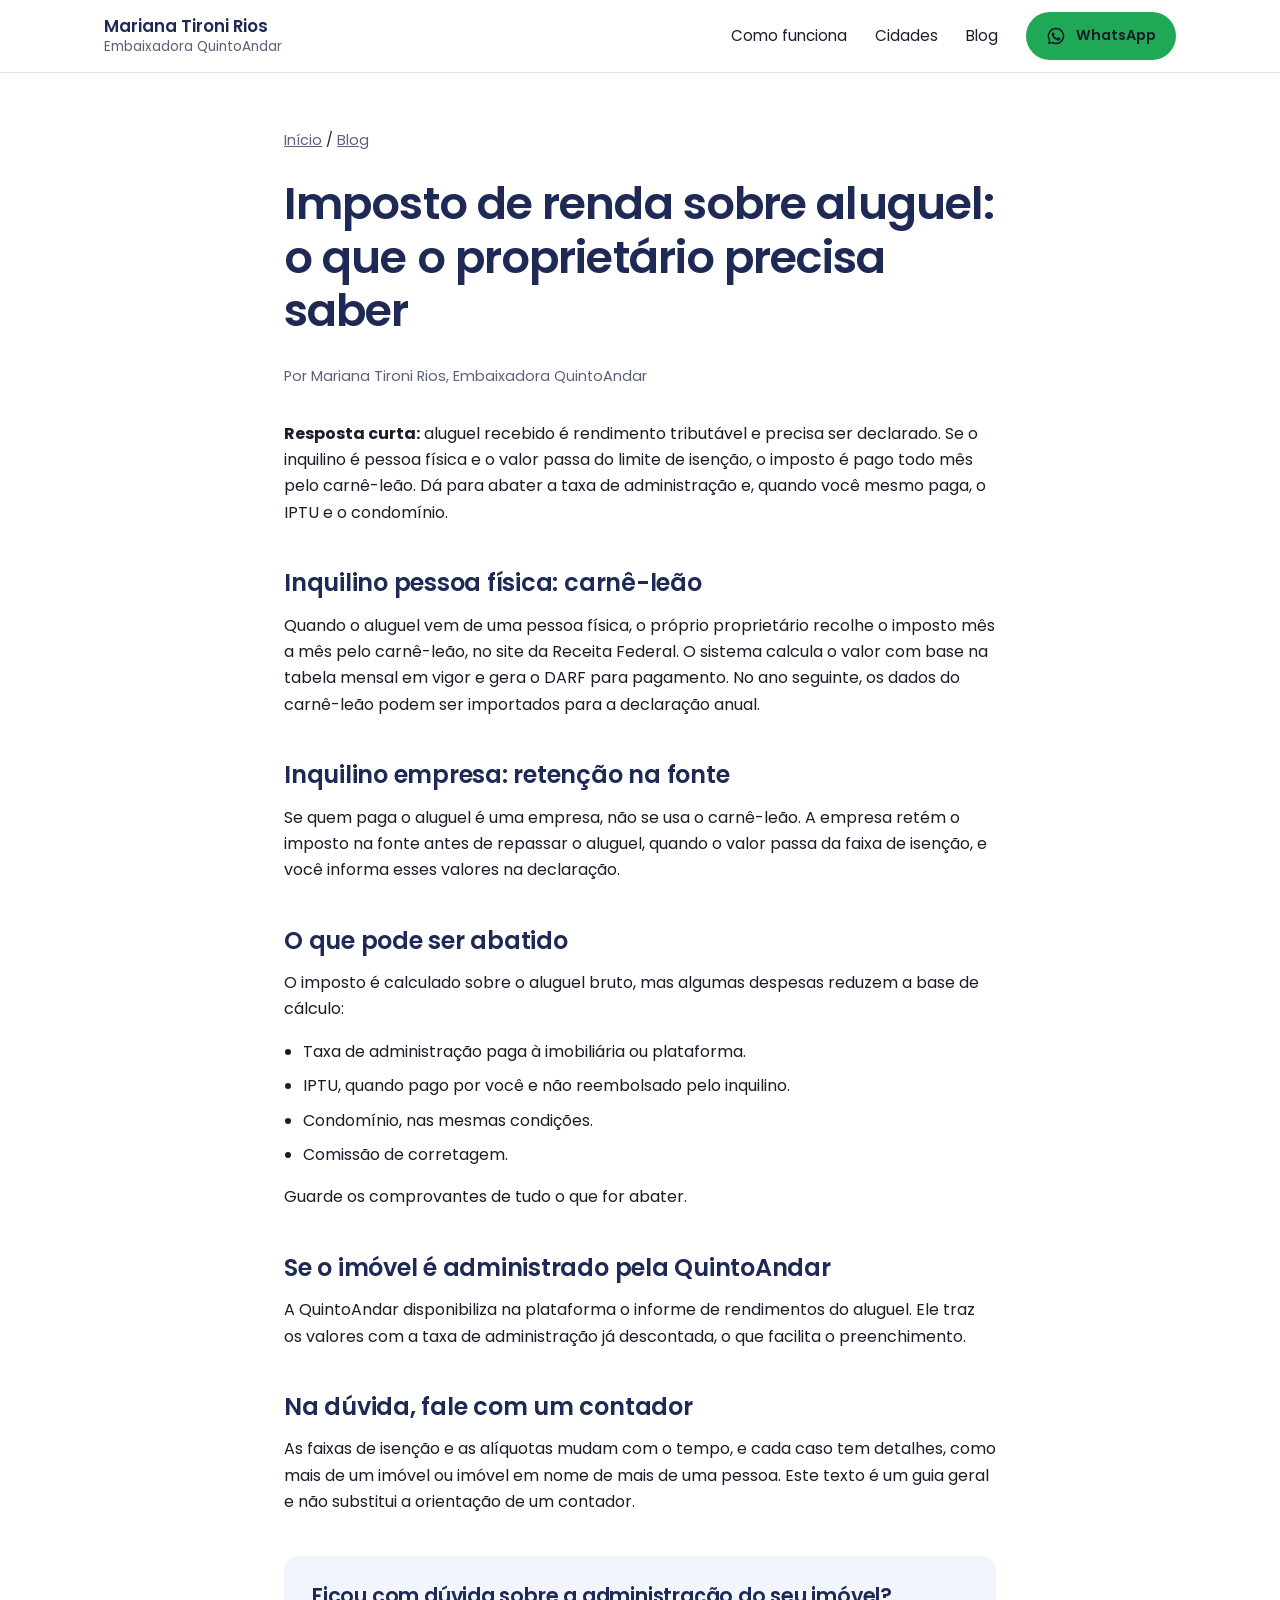
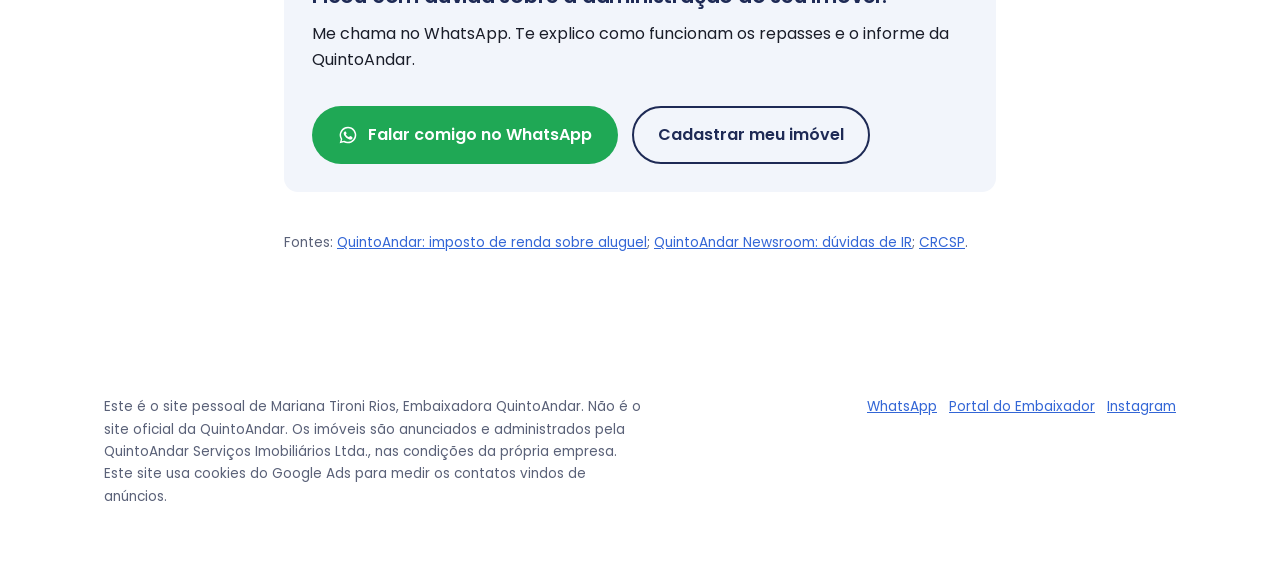
<file: imposto-de-renda-aluguel-proprietario.html>
<!DOCTYPE html>
<html lang="pt-BR">
<head>
<meta charset="utf-8">
<meta name="viewport" content="width=device-width, initial-scale=1">
<title>Imposto de renda sobre aluguel: o que o proprietário precisa saber | Mariana Tironi</title>
<meta name="description" content="Carnê-leão, o que dá para abater e onde encontrar o informe de rendimentos quando o imóvel é administrado pela QuintoAndar.">
<link rel="canonical" href="https://marianatironi-imoveis.github.io/imposto-de-renda-aluguel-proprietario.html">
<meta property="og:type" content="article">
<meta property="og:title" content="Imposto de renda sobre aluguel: o que o proprietário precisa saber | Mariana Tironi">
<meta property="og:description" content="Carnê-leão, o que dá para abater e onde encontrar o informe de rendimentos quando o imóvel é administrado pela QuintoAndar.">
<meta property="og:url" content="https://marianatironi-imoveis.github.io/imposto-de-renda-aluguel-proprietario.html">
<meta property="og:image" content="https://marianatironi-imoveis.github.io/og.jpg">
<meta property="og:locale" content="pt_BR">
<link rel="preconnect" href="https://fonts.googleapis.com">
<link rel="preconnect" href="https://fonts.gstatic.com" crossorigin>
<link href="https://fonts.googleapis.com/css2?family=Poppins:wght@400;600;700&display=swap" rel="stylesheet">
<link rel="stylesheet" href="style.css">
<!-- Google Ads: medição de contatos -->
<script async src="https://www.googletagmanager.com/gtag/js?id=AW-11475638968"></script>
<script>
window.dataLayer = window.dataLayer || [];
function gtag(){dataLayer.push(arguments);}
gtag('js', new Date());
gtag('config', 'AW-11475638968');
document.addEventListener('click', function (e) {
  var a = e.target.closest && e.target.closest('a[href]');
  if (!a) return;
  var h = a.getAttribute('href') || '';
  if (h.indexOf('wa.me/') !== -1 || h.indexOf('portalembaixador.quintoandar.com.br') !== -1) {
    gtag('event', 'conversion', {'send_to': 'AW-11475638968/lo9MCKy2wr4dELi1geAq', 'transport_type': 'beacon'});
  }
});
</script>
<script type="application/ld+json">{"@context": "https://schema.org", "@type": "BlogPosting", "headline": "Imposto de renda sobre aluguel: o que o proprietário precisa saber", "description": "Carnê-leão, o que dá para abater e onde encontrar o informe de rendimentos quando o imóvel é administrado pela QuintoAndar.", "datePublished": "2026-11-24", "author": {"@type": "Person", "name": "Mariana Tironi Rios"}, "mainEntityOfPage": "https://marianatironi-imoveis.github.io/imposto-de-renda-aluguel-proprietario.html"}</script>
</head>
<body>
<header class="topo">
  <div class="wrap">
    <a class="marca" href="index.html"><strong>Mariana Tironi Rios</strong><span>Embaixadora QuintoAndar</span></a>
    <nav class="menu" aria-label="Principal">
      <a href="index.html#como-funciona">Como funciona</a>
      <a href="index.html#cidades">Cidades</a>
      <a href="blog.html">Blog</a>
      <a class="botao botao-zap" href="https://wa.me/5511995204993?text=Oi%20Mariana%2C%20vi%20seu%20site%20e%20quero%20falar%20sobre%20o%20meu%20im%C3%B3vel." target="_blank" rel="noopener"><svg viewBox="0 0 24 24" aria-hidden="true" fill="currentColor"><path d="M12 2a10 10 0 0 0-8.6 15.1L2 22l5-1.3A10 10 0 1 0 12 2Zm0 18.2c-1.5 0-3-.4-4.3-1.2l-.3-.2-3 .8.8-2.9-.2-.3A8.2 8.2 0 1 1 12 20.2Zm4.5-6.1c-.2-.1-1.5-.7-1.7-.8-.2-.1-.4-.1-.6.1l-.8 1c-.1.2-.3.2-.5.1a6.7 6.7 0 0 1-3.3-2.9c-.3-.4.2-.4.7-1.3.1-.2 0-.3 0-.4l-.8-1.8c-.2-.5-.4-.4-.6-.4h-.5a1 1 0 0 0-.7.3 3 3 0 0 0-.9 2.2 5.2 5.2 0 0 0 1.1 2.7 11.8 11.8 0 0 0 4.5 4c1.7.7 2.3.8 3.2.6.5-.1 1.5-.6 1.7-1.2.2-.6.2-1.1.2-1.2-.1-.1-.3-.2-.5-.3Z"/></svg>WhatsApp</a>
    </nav>
  </div>
</header>
<main>

<article class="pagina">
  <div class="wrap">
    <p class="trilha"><a href="index.html">Início</a> / <a href="blog.html">Blog</a></p>
    <h1>Imposto de renda sobre aluguel: o que o proprietário precisa saber</h1>
    <p class="meta">Por Mariana Tironi Rios, Embaixadora QuintoAndar</p>

<p><strong>Resposta curta:</strong> aluguel recebido é rendimento tributável e precisa ser declarado. Se o inquilino é pessoa física e o valor passa do limite de isenção, o imposto é pago todo mês pelo carnê-leão. Dá para abater a taxa de administração e, quando você mesmo paga, o IPTU e o condomínio.</p>

<h2>Inquilino pessoa física: carnê-leão</h2>
<p>Quando o aluguel vem de uma pessoa física, o próprio proprietário recolhe o imposto mês a mês pelo carnê-leão, no site da Receita Federal. O sistema calcula o valor com base na tabela mensal em vigor e gera o DARF para pagamento. No ano seguinte, os dados do carnê-leão podem ser importados para a declaração anual.</p>

<h2>Inquilino empresa: retenção na fonte</h2>
<p>Se quem paga o aluguel é uma empresa, não se usa o carnê-leão. A empresa retém o imposto na fonte antes de repassar o aluguel, quando o valor passa da faixa de isenção, e você informa esses valores na declaração.</p>

<h2>O que pode ser abatido</h2>
<p>O imposto é calculado sobre o aluguel bruto, mas algumas despesas reduzem a base de cálculo:</p>
<ul>
  <li>Taxa de administração paga à imobiliária ou plataforma.</li>
  <li>IPTU, quando pago por você e não reembolsado pelo inquilino.</li>
  <li>Condomínio, nas mesmas condições.</li>
  <li>Comissão de corretagem.</li>
</ul>
<p>Guarde os comprovantes de tudo o que for abater.</p>

<h2>Se o imóvel é administrado pela QuintoAndar</h2>
<p>A QuintoAndar disponibiliza na plataforma o informe de rendimentos do aluguel. Ele traz os valores com a taxa de administração já descontada, o que facilita o preenchimento.</p>

<h2>Na dúvida, fale com um contador</h2>
<p>As faixas de isenção e as alíquotas mudam com o tempo, e cada caso tem detalhes, como mais de um imóvel ou imóvel em nome de mais de uma pessoa. Este texto é um guia geral e não substitui a orientação de um contador.</p>

<div class="caixa">
  <h2>Ficou com dúvida sobre a administração do seu imóvel?</h2>
  <p>Me chama no WhatsApp. Te explico como funcionam os repasses e o informe da QuintoAndar.</p>
  <div class="acoes">
      <a class="botao botao-zap" href="https://wa.me/5511995204993?text=Oi%20Mariana%2C%20vi%20seu%20site%20e%20quero%20falar%20sobre%20o%20meu%20im%C3%B3vel." target="_blank" rel="noopener"><svg viewBox="0 0 24 24" aria-hidden="true" fill="currentColor"><path d="M12 2a10 10 0 0 0-8.6 15.1L2 22l5-1.3A10 10 0 1 0 12 2Zm0 18.2c-1.5 0-3-.4-4.3-1.2l-.3-.2-3 .8.8-2.9-.2-.3A8.2 8.2 0 1 1 12 20.2Zm4.5-6.1c-.2-.1-1.5-.7-1.7-.8-.2-.1-.4-.1-.6.1l-.8 1c-.1.2-.3.2-.5.1a6.7 6.7 0 0 1-3.3-2.9c-.3-.4.2-.4.7-1.3.1-.2 0-.3 0-.4l-.8-1.8c-.2-.5-.4-.4-.6-.4h-.5a1 1 0 0 0-.7.3 3 3 0 0 0-.9 2.2 5.2 5.2 0 0 0 1.1 2.7 11.8 11.8 0 0 0 4.5 4c1.7.7 2.3.8 3.2.6.5-.1 1.5-.6 1.7-1.2.2-.6.2-1.1.2-1.2-.1-.1-.3-.2-.5-.3Z"/></svg>Falar comigo no WhatsApp</a>
      <a class="botao botao-portal" href="https://portalembaixador.quintoandar.com.br/cartaovisitas/maritironirios-4036252" target="_blank" rel="noopener">Cadastrar meu imóvel</a>
    </div>
</div>

<p class="fonte">Fontes: <a href="https://www.quintoandar.com.br/guias/?p=2436756" target="_blank" rel="noopener">QuintoAndar: imposto de renda sobre aluguel</a>; <a href="https://www.quintoandar.com.br/newsroom/?p=3710" target="_blank" rel="noopener">QuintoAndar Newsroom: dúvidas de IR</a>; <a href="https://online.crcsp.org.br/portal/noticias/noticia.asp?c=10862" target="_blank" rel="noopener">CRCSP</a>.</p>


  </div>
</article>

</main>
<footer class="rodape">
  <div class="wrap">
    <p>Este é o site pessoal de Mariana Tironi Rios, Embaixadora QuintoAndar. Não é o site oficial da QuintoAndar. Os imóveis são anunciados e administrados pela QuintoAndar Serviços Imobiliários Ltda., nas condições da própria empresa. Este site usa cookies do Google Ads para medir os contatos vindos de anúncios.</p>
    <p><a href="https://wa.me/5511995204993?text=Oi%20Mariana%2C%20vi%20seu%20site%20e%20quero%20falar%20sobre%20o%20meu%20im%C3%B3vel." target="_blank" rel="noopener">WhatsApp</a> &nbsp; <a href="https://portalembaixador.quintoandar.com.br/cartaovisitas/maritironirios-4036252" target="_blank" rel="noopener">Portal do Embaixador</a> &nbsp; <a href="https://www.instagram.com/maritironi.marcadoimob/" target="_blank" rel="noopener">Instagram</a></p>
  </div>
</footer>
</body>
</html>
</file>
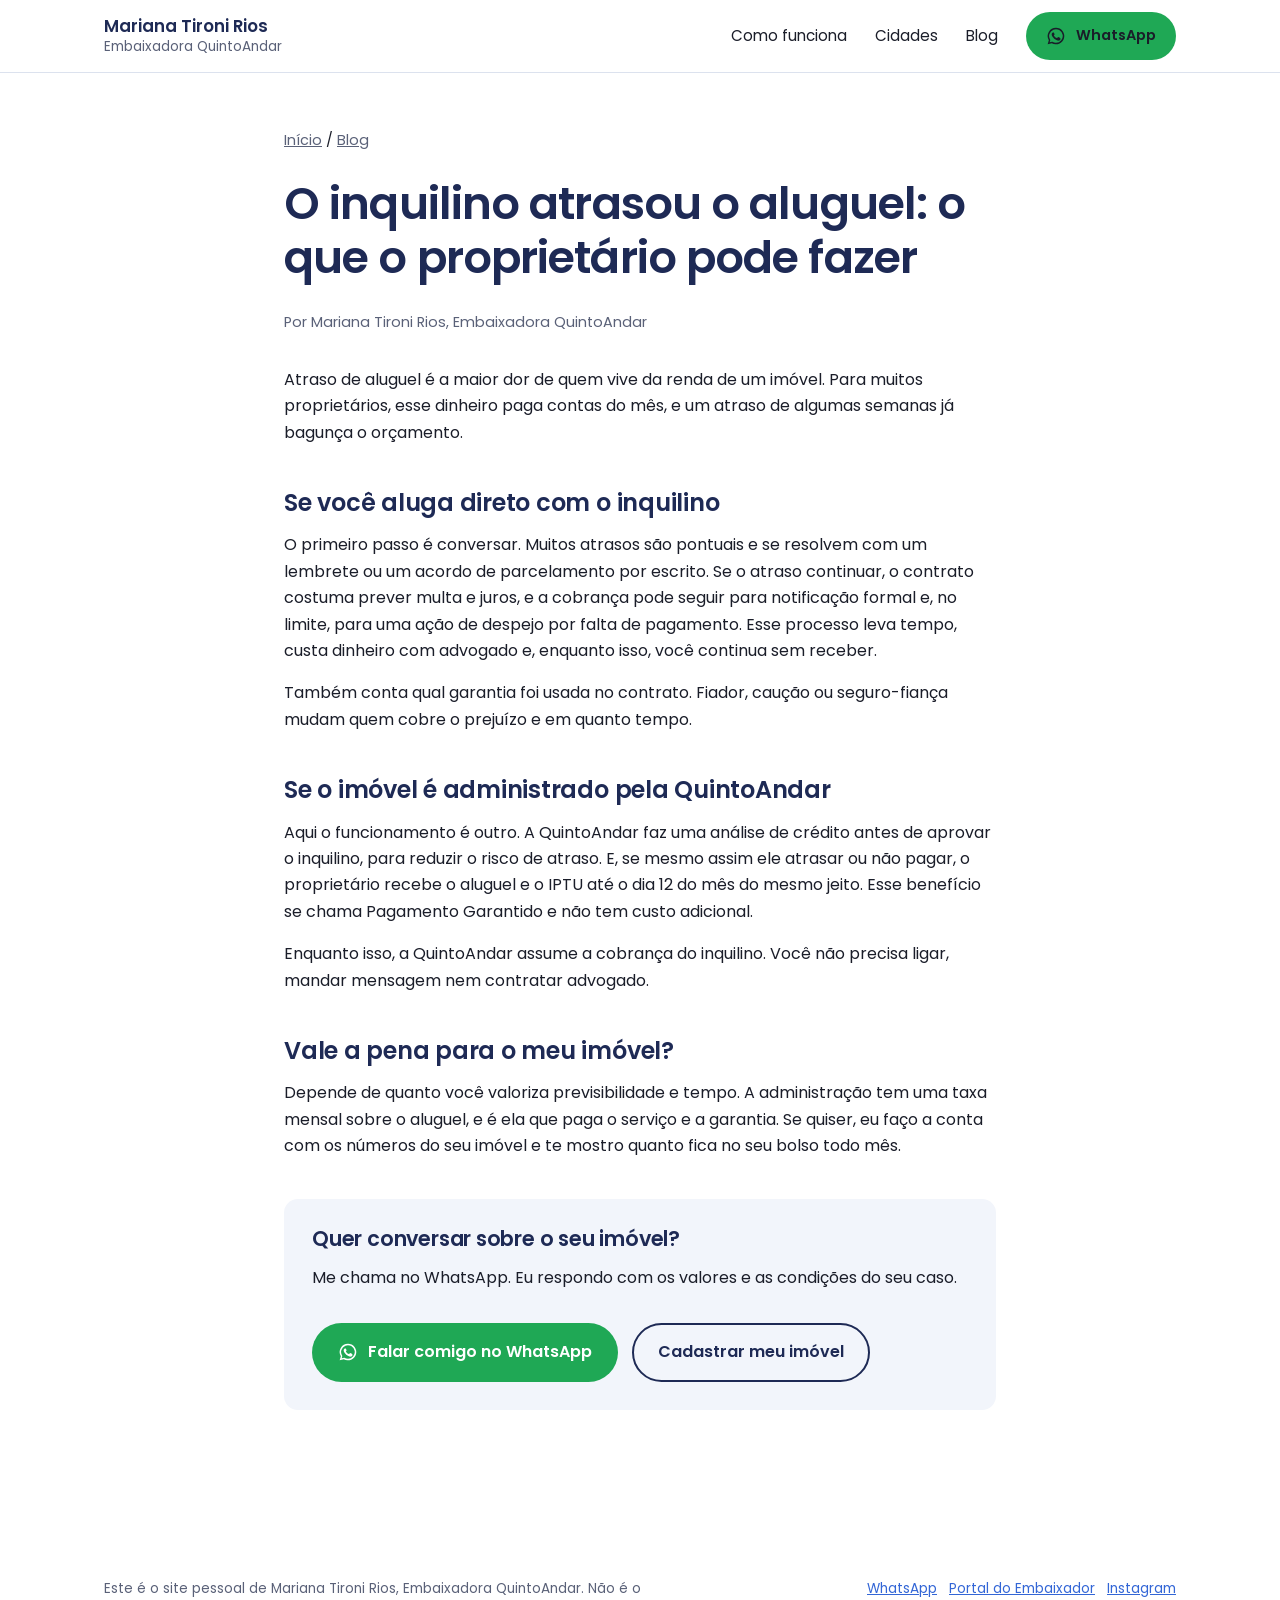
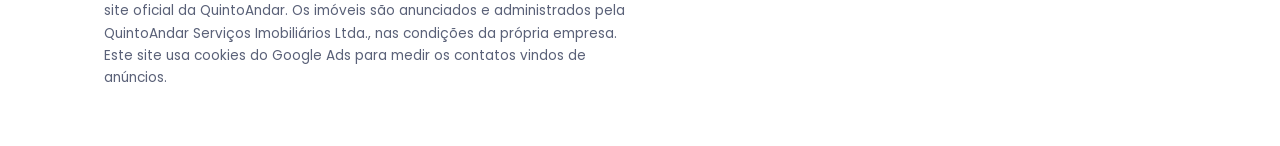
<file: inquilino-atrasou-aluguel-o-que-fazer.html>
<!DOCTYPE html>
<html lang="pt-BR">
<head>
<meta charset="utf-8">
<meta name="viewport" content="width=device-width, initial-scale=1">
<title>O inquilino atrasou o aluguel: o que o proprietário pode fazer | Mariana Tironi</title>
<meta name="description" content="Os caminhos de quem aluga direto e como funciona o pagamento garantido quando o imóvel é administrado pela QuintoAndar.">
<link rel="canonical" href="https://marianatironi-imoveis.github.io/inquilino-atrasou-aluguel-o-que-fazer.html">
<meta property="og:type" content="article">
<meta property="og:title" content="O inquilino atrasou o aluguel: o que o proprietário pode fazer | Mariana Tironi">
<meta property="og:description" content="Os caminhos de quem aluga direto e como funciona o pagamento garantido quando o imóvel é administrado pela QuintoAndar.">
<meta property="og:url" content="https://marianatironi-imoveis.github.io/inquilino-atrasou-aluguel-o-que-fazer.html">
<meta property="og:image" content="https://marianatironi-imoveis.github.io/og.jpg">
<meta property="og:locale" content="pt_BR">
<link rel="preconnect" href="https://fonts.googleapis.com">
<link rel="preconnect" href="https://fonts.gstatic.com" crossorigin>
<link href="https://fonts.googleapis.com/css2?family=Poppins:wght@400;600;700&display=swap" rel="stylesheet">
<link rel="stylesheet" href="style.css">
<!-- Google Ads: medição de contatos -->
<script async src="https://www.googletagmanager.com/gtag/js?id=AW-11475638968"></script>
<script>
window.dataLayer = window.dataLayer || [];
function gtag(){dataLayer.push(arguments);}
gtag('js', new Date());
gtag('config', 'AW-11475638968');
document.addEventListener('click', function (e) {
  var a = e.target.closest && e.target.closest('a[href]');
  if (!a) return;
  var h = a.getAttribute('href') || '';
  if (h.indexOf('wa.me/') !== -1 || h.indexOf('portalembaixador.quintoandar.com.br') !== -1) {
    gtag('event', 'conversion', {'send_to': 'AW-11475638968/lo9MCKy2wr4dELi1geAq', 'transport_type': 'beacon'});
  }
});
</script>
<script type="application/ld+json">{"@context": "https://schema.org", "@type": "BlogPosting", "headline": "O inquilino atrasou o aluguel: o que o proprietário pode fazer", "description": "Os caminhos de quem aluga direto e como funciona o pagamento garantido quando o imóvel é administrado pela QuintoAndar.", "datePublished": "2026-11-24", "author": {"@type": "Person", "name": "Mariana Tironi Rios"}, "mainEntityOfPage": "https://marianatironi-imoveis.github.io/inquilino-atrasou-aluguel-o-que-fazer.html"}</script>
</head>
<body>
<header class="topo">
  <div class="wrap">
    <a class="marca" href="index.html"><strong>Mariana Tironi Rios</strong><span>Embaixadora QuintoAndar</span></a>
    <nav class="menu" aria-label="Principal">
      <a href="index.html#como-funciona">Como funciona</a>
      <a href="index.html#cidades">Cidades</a>
      <a href="blog.html">Blog</a>
      <a class="botao botao-zap" href="https://wa.me/5511995204993?text=Oi%20Mariana%2C%20vi%20seu%20site%20e%20quero%20falar%20sobre%20o%20meu%20im%C3%B3vel." target="_blank" rel="noopener"><svg viewBox="0 0 24 24" aria-hidden="true" fill="currentColor"><path d="M12 2a10 10 0 0 0-8.6 15.1L2 22l5-1.3A10 10 0 1 0 12 2Zm0 18.2c-1.5 0-3-.4-4.3-1.2l-.3-.2-3 .8.8-2.9-.2-.3A8.2 8.2 0 1 1 12 20.2Zm4.5-6.1c-.2-.1-1.5-.7-1.7-.8-.2-.1-.4-.1-.6.1l-.8 1c-.1.2-.3.2-.5.1a6.7 6.7 0 0 1-3.3-2.9c-.3-.4.2-.4.7-1.3.1-.2 0-.3 0-.4l-.8-1.8c-.2-.5-.4-.4-.6-.4h-.5a1 1 0 0 0-.7.3 3 3 0 0 0-.9 2.2 5.2 5.2 0 0 0 1.1 2.7 11.8 11.8 0 0 0 4.5 4c1.7.7 2.3.8 3.2.6.5-.1 1.5-.6 1.7-1.2.2-.6.2-1.1.2-1.2-.1-.1-.3-.2-.5-.3Z"/></svg>WhatsApp</a>
    </nav>
  </div>
</header>
<main>

<article class="pagina">
  <div class="wrap">
    <p class="trilha"><a href="index.html">Início</a> / <a href="blog.html">Blog</a></p>
    <h1>O inquilino atrasou o aluguel: o que o proprietário pode fazer</h1>
    <p class="meta">Por Mariana Tironi Rios, Embaixadora QuintoAndar</p>

<p>Atraso de aluguel é a maior dor de quem vive da renda de um imóvel. Para muitos proprietários, esse dinheiro paga contas do mês, e um atraso de algumas semanas já bagunça o orçamento.</p>

<h2>Se você aluga direto com o inquilino</h2>
<p>O primeiro passo é conversar. Muitos atrasos são pontuais e se resolvem com um lembrete ou um acordo de parcelamento por escrito. Se o atraso continuar, o contrato costuma prever multa e juros, e a cobrança pode seguir para notificação formal e, no limite, para uma ação de despejo por falta de pagamento. Esse processo leva tempo, custa dinheiro com advogado e, enquanto isso, você continua sem receber.</p>
<p>Também conta qual garantia foi usada no contrato. Fiador, caução ou seguro-fiança mudam quem cobre o prejuízo e em quanto tempo.</p>

<h2>Se o imóvel é administrado pela QuintoAndar</h2>
<p>Aqui o funcionamento é outro. A QuintoAndar faz uma análise de crédito antes de aprovar o inquilino, para reduzir o risco de atraso. E, se mesmo assim ele atrasar ou não pagar, o proprietário recebe o aluguel e o IPTU até o dia 12 do mês do mesmo jeito. Esse benefício se chama Pagamento Garantido e não tem custo adicional.</p>
<p>Enquanto isso, a QuintoAndar assume a cobrança do inquilino. Você não precisa ligar, mandar mensagem nem contratar advogado.</p>

<h2>Vale a pena para o meu imóvel?</h2>
<p>Depende de quanto você valoriza previsibilidade e tempo. A administração tem uma taxa mensal sobre o aluguel, e é ela que paga o serviço e a garantia. Se quiser, eu faço a conta com os números do seu imóvel e te mostro quanto fica no seu bolso todo mês.</p>

    <div class="caixa">
      <h2>Quer conversar sobre o seu imóvel?</h2>
      <p>Me chama no WhatsApp. Eu respondo com os valores e as condições do seu caso.</p>
      <div class="acoes">
      <a class="botao botao-zap" href="https://wa.me/5511995204993?text=Oi%20Mariana%2C%20vi%20seu%20site%20e%20quero%20falar%20sobre%20o%20meu%20im%C3%B3vel." target="_blank" rel="noopener"><svg viewBox="0 0 24 24" aria-hidden="true" fill="currentColor"><path d="M12 2a10 10 0 0 0-8.6 15.1L2 22l5-1.3A10 10 0 1 0 12 2Zm0 18.2c-1.5 0-3-.4-4.3-1.2l-.3-.2-3 .8.8-2.9-.2-.3A8.2 8.2 0 1 1 12 20.2Zm4.5-6.1c-.2-.1-1.5-.7-1.7-.8-.2-.1-.4-.1-.6.1l-.8 1c-.1.2-.3.2-.5.1a6.7 6.7 0 0 1-3.3-2.9c-.3-.4.2-.4.7-1.3.1-.2 0-.3 0-.4l-.8-1.8c-.2-.5-.4-.4-.6-.4h-.5a1 1 0 0 0-.7.3 3 3 0 0 0-.9 2.2 5.2 5.2 0 0 0 1.1 2.7 11.8 11.8 0 0 0 4.5 4c1.7.7 2.3.8 3.2.6.5-.1 1.5-.6 1.7-1.2.2-.6.2-1.1.2-1.2-.1-.1-.3-.2-.5-.3Z"/></svg>Falar comigo no WhatsApp</a>
      <a class="botao botao-portal" href="https://portalembaixador.quintoandar.com.br/cartaovisitas/maritironirios-4036252" target="_blank" rel="noopener">Cadastrar meu imóvel</a>
    </div>
    </div>
  </div>
</article>

</main>
<footer class="rodape">
  <div class="wrap">
    <p>Este é o site pessoal de Mariana Tironi Rios, Embaixadora QuintoAndar. Não é o site oficial da QuintoAndar. Os imóveis são anunciados e administrados pela QuintoAndar Serviços Imobiliários Ltda., nas condições da própria empresa. Este site usa cookies do Google Ads para medir os contatos vindos de anúncios.</p>
    <p><a href="https://wa.me/5511995204993?text=Oi%20Mariana%2C%20vi%20seu%20site%20e%20quero%20falar%20sobre%20o%20meu%20im%C3%B3vel." target="_blank" rel="noopener">WhatsApp</a> &nbsp; <a href="https://portalembaixador.quintoandar.com.br/cartaovisitas/maritironirios-4036252" target="_blank" rel="noopener">Portal do Embaixador</a> &nbsp; <a href="https://www.instagram.com/maritironi.marcadoimob/" target="_blank" rel="noopener">Instagram</a></p>
  </div>
</footer>
</body>
</html>
</file>
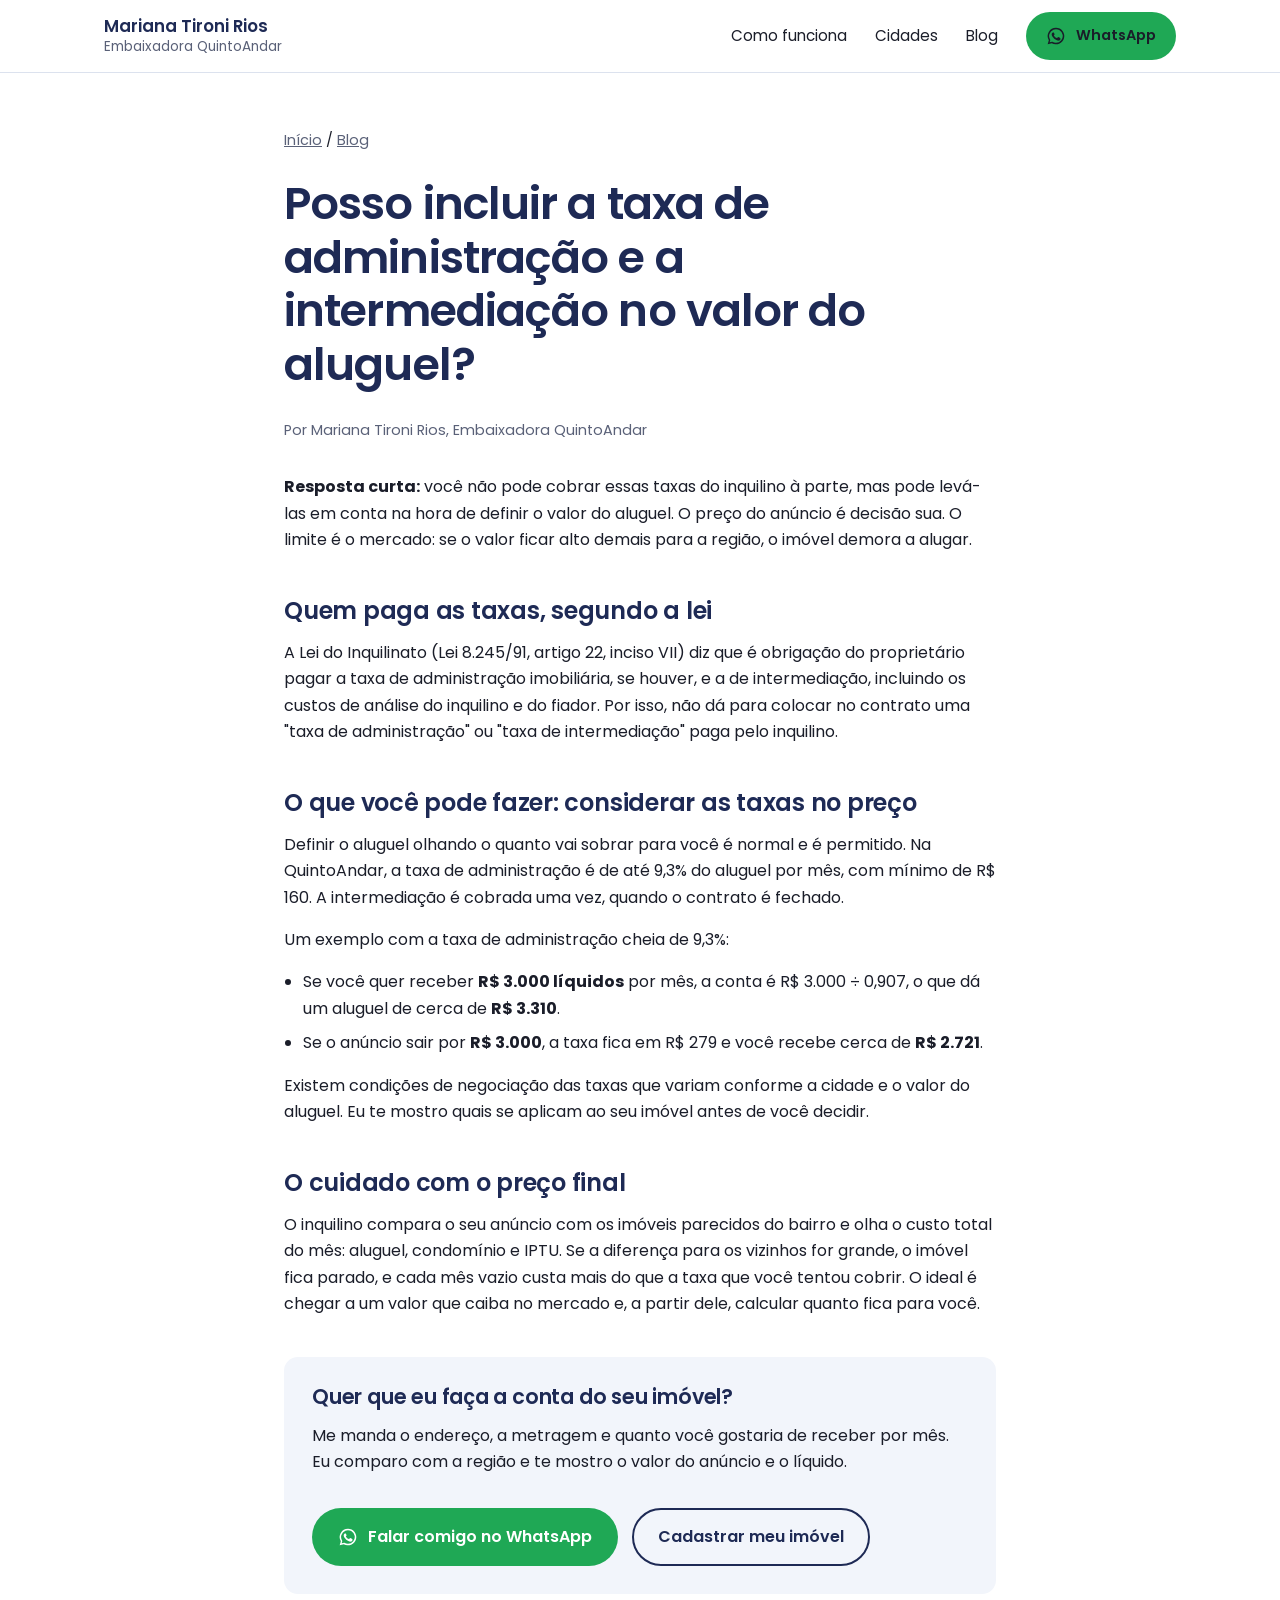
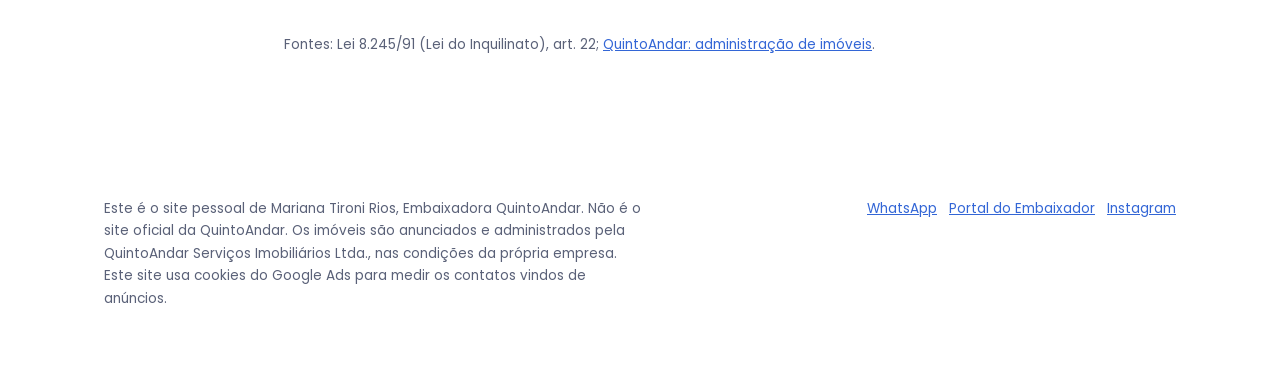
<file: posso-incluir-taxas-no-valor-do-aluguel.html>
<!DOCTYPE html>
<html lang="pt-BR">
<head>
<meta charset="utf-8">
<meta name="viewport" content="width=device-width, initial-scale=1">
<title>Posso incluir a taxa de administração e a intermediação no valor do aluguel? | Mariana Tironi</title>
<meta name="description" content="Quem paga as taxas pela lei, como fazer a conta do valor do anúncio e o cuidado para não ficar acima do mercado.">
<link rel="canonical" href="https://marianatironi-imoveis.github.io/posso-incluir-taxas-no-valor-do-aluguel.html">
<meta property="og:type" content="article">
<meta property="og:title" content="Posso incluir a taxa de administração e a intermediação no valor do aluguel? | Mariana Tironi">
<meta property="og:description" content="Quem paga as taxas pela lei, como fazer a conta do valor do anúncio e o cuidado para não ficar acima do mercado.">
<meta property="og:url" content="https://marianatironi-imoveis.github.io/posso-incluir-taxas-no-valor-do-aluguel.html">
<meta property="og:image" content="https://marianatironi-imoveis.github.io/og.jpg">
<meta property="og:locale" content="pt_BR">
<link rel="preconnect" href="https://fonts.googleapis.com">
<link rel="preconnect" href="https://fonts.gstatic.com" crossorigin>
<link href="https://fonts.googleapis.com/css2?family=Poppins:wght@400;600;700&display=swap" rel="stylesheet">
<link rel="stylesheet" href="style.css">
<!-- Google Ads: medição de contatos -->
<script async src="https://www.googletagmanager.com/gtag/js?id=AW-11475638968"></script>
<script>
window.dataLayer = window.dataLayer || [];
function gtag(){dataLayer.push(arguments);}
gtag('js', new Date());
gtag('config', 'AW-11475638968');
document.addEventListener('click', function (e) {
  var a = e.target.closest && e.target.closest('a[href]');
  if (!a) return;
  var h = a.getAttribute('href') || '';
  if (h.indexOf('wa.me/') !== -1 || h.indexOf('portalembaixador.quintoandar.com.br') !== -1) {
    gtag('event', 'conversion', {'send_to': 'AW-11475638968/lo9MCKy2wr4dELi1geAq', 'transport_type': 'beacon'});
  }
});
</script>
<script type="application/ld+json">{"@context": "https://schema.org", "@type": "BlogPosting", "headline": "Posso incluir a taxa de administração e a intermediação no valor do aluguel?", "description": "Quem paga as taxas pela lei, como fazer a conta do valor do anúncio e o cuidado para não ficar acima do mercado.", "datePublished": "2026-11-24", "author": {"@type": "Person", "name": "Mariana Tironi Rios"}, "mainEntityOfPage": "https://marianatironi-imoveis.github.io/posso-incluir-taxas-no-valor-do-aluguel.html"}</script>
</head>
<body>
<header class="topo">
  <div class="wrap">
    <a class="marca" href="index.html"><strong>Mariana Tironi Rios</strong><span>Embaixadora QuintoAndar</span></a>
    <nav class="menu" aria-label="Principal">
      <a href="index.html#como-funciona">Como funciona</a>
      <a href="index.html#cidades">Cidades</a>
      <a href="blog.html">Blog</a>
      <a class="botao botao-zap" href="https://wa.me/5511995204993?text=Oi%20Mariana%2C%20vi%20seu%20site%20e%20quero%20falar%20sobre%20o%20meu%20im%C3%B3vel." target="_blank" rel="noopener"><svg viewBox="0 0 24 24" aria-hidden="true" fill="currentColor"><path d="M12 2a10 10 0 0 0-8.6 15.1L2 22l5-1.3A10 10 0 1 0 12 2Zm0 18.2c-1.5 0-3-.4-4.3-1.2l-.3-.2-3 .8.8-2.9-.2-.3A8.2 8.2 0 1 1 12 20.2Zm4.5-6.1c-.2-.1-1.5-.7-1.7-.8-.2-.1-.4-.1-.6.1l-.8 1c-.1.2-.3.2-.5.1a6.7 6.7 0 0 1-3.3-2.9c-.3-.4.2-.4.7-1.3.1-.2 0-.3 0-.4l-.8-1.8c-.2-.5-.4-.4-.6-.4h-.5a1 1 0 0 0-.7.3 3 3 0 0 0-.9 2.2 5.2 5.2 0 0 0 1.1 2.7 11.8 11.8 0 0 0 4.5 4c1.7.7 2.3.8 3.2.6.5-.1 1.5-.6 1.7-1.2.2-.6.2-1.1.2-1.2-.1-.1-.3-.2-.5-.3Z"/></svg>WhatsApp</a>
    </nav>
  </div>
</header>
<main>

<article class="pagina">
  <div class="wrap">
    <p class="trilha"><a href="index.html">Início</a> / <a href="blog.html">Blog</a></p>
    <h1>Posso incluir a taxa de administração e a intermediação no valor do aluguel?</h1>
    <p class="meta">Por Mariana Tironi Rios, Embaixadora QuintoAndar</p>

<p><strong>Resposta curta:</strong> você não pode cobrar essas taxas do inquilino à parte, mas pode levá-las em conta na hora de definir o valor do aluguel. O preço do anúncio é decisão sua. O limite é o mercado: se o valor ficar alto demais para a região, o imóvel demora a alugar.</p>

<h2>Quem paga as taxas, segundo a lei</h2>
<p>A Lei do Inquilinato (Lei 8.245/91, artigo 22, inciso VII) diz que é obrigação do proprietário pagar a taxa de administração imobiliária, se houver, e a de intermediação, incluindo os custos de análise do inquilino e do fiador. Por isso, não dá para colocar no contrato uma "taxa de administração" ou "taxa de intermediação" paga pelo inquilino.</p>

<h2>O que você pode fazer: considerar as taxas no preço</h2>
<p>Definir o aluguel olhando o quanto vai sobrar para você é normal e é permitido. Na QuintoAndar, a taxa de administração é de até 9,3% do aluguel por mês, com mínimo de R$ 160. A intermediação é cobrada uma vez, quando o contrato é fechado.</p>
<p>Um exemplo com a taxa de administração cheia de 9,3%:</p>
<ul>
  <li>Se você quer receber <strong>R$ 3.000 líquidos</strong> por mês, a conta é R$ 3.000 ÷ 0,907, o que dá um aluguel de cerca de <strong>R$ 3.310</strong>.</li>
  <li>Se o anúncio sair por <strong>R$ 3.000</strong>, a taxa fica em R$ 279 e você recebe cerca de <strong>R$ 2.721</strong>.</li>
</ul>
<p>Existem condições de negociação das taxas que variam conforme a cidade e o valor do aluguel. Eu te mostro quais se aplicam ao seu imóvel antes de você decidir.</p>

<h2>O cuidado com o preço final</h2>
<p>O inquilino compara o seu anúncio com os imóveis parecidos do bairro e olha o custo total do mês: aluguel, condomínio e IPTU. Se a diferença para os vizinhos for grande, o imóvel fica parado, e cada mês vazio custa mais do que a taxa que você tentou cobrir. O ideal é chegar a um valor que caiba no mercado e, a partir dele, calcular quanto fica para você.</p>

<div class="caixa">
  <h2>Quer que eu faça a conta do seu imóvel?</h2>
  <p>Me manda o endereço, a metragem e quanto você gostaria de receber por mês. Eu comparo com a região e te mostro o valor do anúncio e o líquido.</p>
  <div class="acoes">
      <a class="botao botao-zap" href="https://wa.me/5511995204993?text=Oi%20Mariana%2C%20vi%20seu%20site%20e%20quero%20falar%20sobre%20o%20meu%20im%C3%B3vel." target="_blank" rel="noopener"><svg viewBox="0 0 24 24" aria-hidden="true" fill="currentColor"><path d="M12 2a10 10 0 0 0-8.6 15.1L2 22l5-1.3A10 10 0 1 0 12 2Zm0 18.2c-1.5 0-3-.4-4.3-1.2l-.3-.2-3 .8.8-2.9-.2-.3A8.2 8.2 0 1 1 12 20.2Zm4.5-6.1c-.2-.1-1.5-.7-1.7-.8-.2-.1-.4-.1-.6.1l-.8 1c-.1.2-.3.2-.5.1a6.7 6.7 0 0 1-3.3-2.9c-.3-.4.2-.4.7-1.3.1-.2 0-.3 0-.4l-.8-1.8c-.2-.5-.4-.4-.6-.4h-.5a1 1 0 0 0-.7.3 3 3 0 0 0-.9 2.2 5.2 5.2 0 0 0 1.1 2.7 11.8 11.8 0 0 0 4.5 4c1.7.7 2.3.8 3.2.6.5-.1 1.5-.6 1.7-1.2.2-.6.2-1.1.2-1.2-.1-.1-.3-.2-.5-.3Z"/></svg>Falar comigo no WhatsApp</a>
      <a class="botao botao-portal" href="https://portalembaixador.quintoandar.com.br/cartaovisitas/maritironirios-4036252" target="_blank" rel="noopener">Cadastrar meu imóvel</a>
    </div>
</div>

<p class="fonte">Fontes: Lei 8.245/91 (Lei do Inquilinato), art. 22; <a href="https://www.quintoandar.com.br/guias/?p=2434760" target="_blank" rel="noopener">QuintoAndar: administração de imóveis</a>.</p>


  </div>
</article>

</main>
<footer class="rodape">
  <div class="wrap">
    <p>Este é o site pessoal de Mariana Tironi Rios, Embaixadora QuintoAndar. Não é o site oficial da QuintoAndar. Os imóveis são anunciados e administrados pela QuintoAndar Serviços Imobiliários Ltda., nas condições da própria empresa. Este site usa cookies do Google Ads para medir os contatos vindos de anúncios.</p>
    <p><a href="https://wa.me/5511995204993?text=Oi%20Mariana%2C%20vi%20seu%20site%20e%20quero%20falar%20sobre%20o%20meu%20im%C3%B3vel." target="_blank" rel="noopener">WhatsApp</a> &nbsp; <a href="https://portalembaixador.quintoandar.com.br/cartaovisitas/maritironirios-4036252" target="_blank" rel="noopener">Portal do Embaixador</a> &nbsp; <a href="https://www.instagram.com/maritironi.marcadoimob/" target="_blank" rel="noopener">Instagram</a></p>
  </div>
</footer>
</body>
</html>
</file>
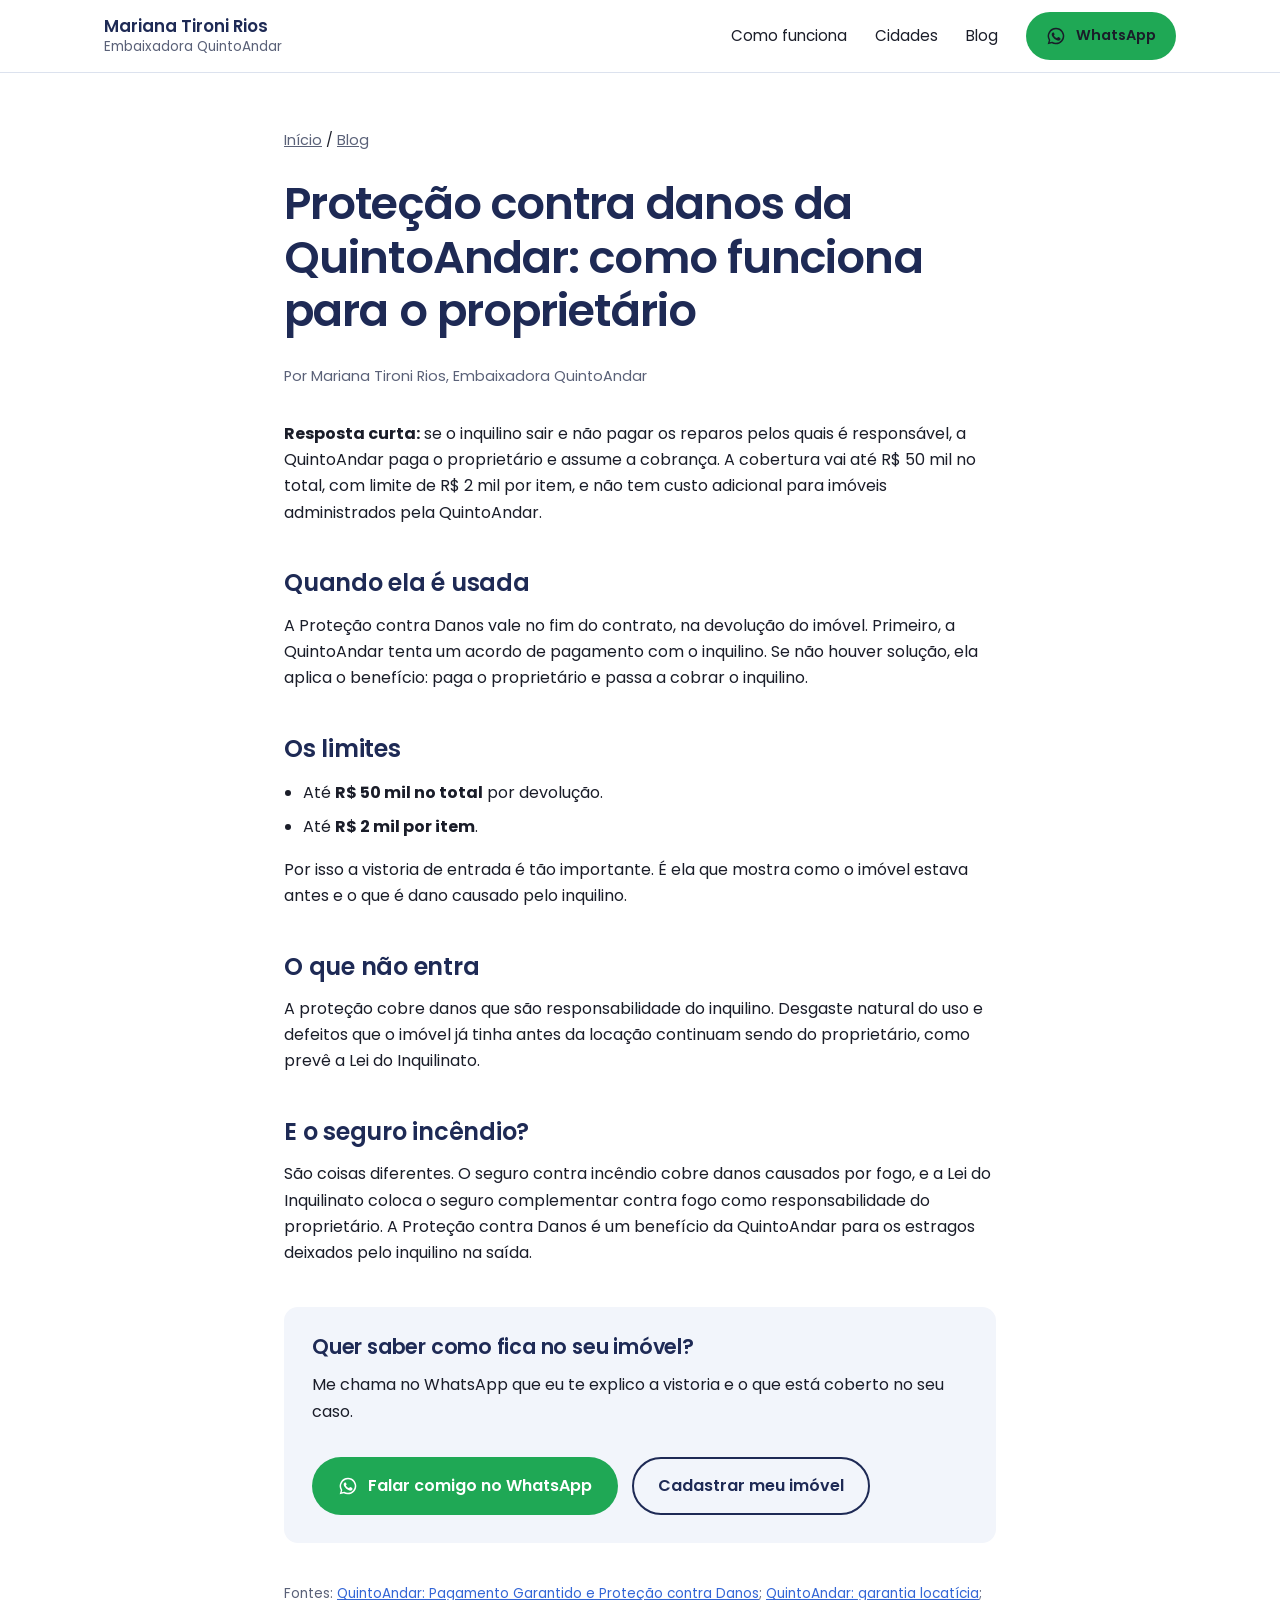
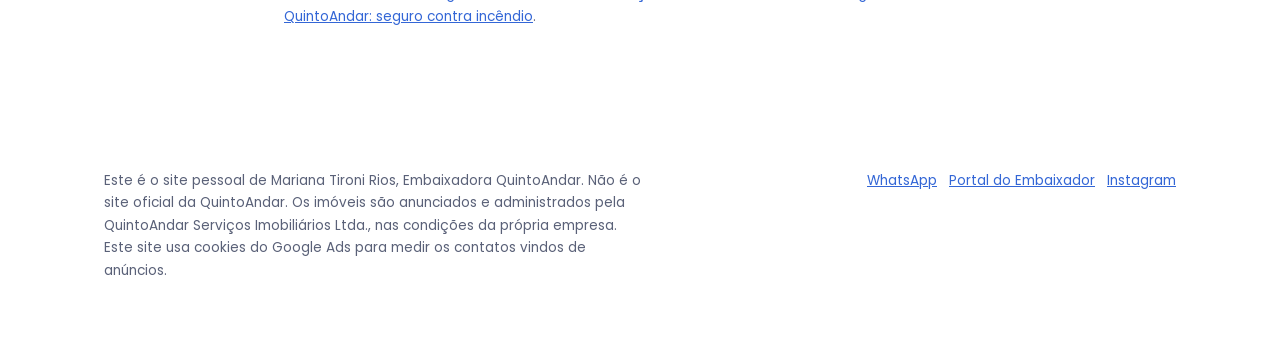
<file: protecao-contra-danos-quintoandar.html>
<!DOCTYPE html>
<html lang="pt-BR">
<head>
<meta charset="utf-8">
<meta name="viewport" content="width=device-width, initial-scale=1">
<title>Proteção contra danos da QuintoAndar: como funciona para o proprietário | Mariana Tironi</title>
<meta name="description" content="O que acontece se o inquilino devolver o imóvel com estragos, os limites de cobertura e a diferença para o seguro incêndio.">
<link rel="canonical" href="https://marianatironi-imoveis.github.io/protecao-contra-danos-quintoandar.html">
<meta property="og:type" content="article">
<meta property="og:title" content="Proteção contra danos da QuintoAndar: como funciona para o proprietário | Mariana Tironi">
<meta property="og:description" content="O que acontece se o inquilino devolver o imóvel com estragos, os limites de cobertura e a diferença para o seguro incêndio.">
<meta property="og:url" content="https://marianatironi-imoveis.github.io/protecao-contra-danos-quintoandar.html">
<meta property="og:image" content="https://marianatironi-imoveis.github.io/og.jpg">
<meta property="og:locale" content="pt_BR">
<link rel="preconnect" href="https://fonts.googleapis.com">
<link rel="preconnect" href="https://fonts.gstatic.com" crossorigin>
<link href="https://fonts.googleapis.com/css2?family=Poppins:wght@400;600;700&display=swap" rel="stylesheet">
<link rel="stylesheet" href="style.css">
<!-- Google Ads: medição de contatos -->
<script async src="https://www.googletagmanager.com/gtag/js?id=AW-11475638968"></script>
<script>
window.dataLayer = window.dataLayer || [];
function gtag(){dataLayer.push(arguments);}
gtag('js', new Date());
gtag('config', 'AW-11475638968');
document.addEventListener('click', function (e) {
  var a = e.target.closest && e.target.closest('a[href]');
  if (!a) return;
  var h = a.getAttribute('href') || '';
  if (h.indexOf('wa.me/') !== -1 || h.indexOf('portalembaixador.quintoandar.com.br') !== -1) {
    gtag('event', 'conversion', {'send_to': 'AW-11475638968/lo9MCKy2wr4dELi1geAq', 'transport_type': 'beacon'});
  }
});
</script>
<script type="application/ld+json">{"@context": "https://schema.org", "@type": "BlogPosting", "headline": "Proteção contra danos da QuintoAndar: como funciona para o proprietário", "description": "O que acontece se o inquilino devolver o imóvel com estragos, os limites de cobertura e a diferença para o seguro incêndio.", "datePublished": "2026-11-24", "author": {"@type": "Person", "name": "Mariana Tironi Rios"}, "mainEntityOfPage": "https://marianatironi-imoveis.github.io/protecao-contra-danos-quintoandar.html"}</script>
</head>
<body>
<header class="topo">
  <div class="wrap">
    <a class="marca" href="index.html"><strong>Mariana Tironi Rios</strong><span>Embaixadora QuintoAndar</span></a>
    <nav class="menu" aria-label="Principal">
      <a href="index.html#como-funciona">Como funciona</a>
      <a href="index.html#cidades">Cidades</a>
      <a href="blog.html">Blog</a>
      <a class="botao botao-zap" href="https://wa.me/5511995204993?text=Oi%20Mariana%2C%20vi%20seu%20site%20e%20quero%20falar%20sobre%20o%20meu%20im%C3%B3vel." target="_blank" rel="noopener"><svg viewBox="0 0 24 24" aria-hidden="true" fill="currentColor"><path d="M12 2a10 10 0 0 0-8.6 15.1L2 22l5-1.3A10 10 0 1 0 12 2Zm0 18.2c-1.5 0-3-.4-4.3-1.2l-.3-.2-3 .8.8-2.9-.2-.3A8.2 8.2 0 1 1 12 20.2Zm4.5-6.1c-.2-.1-1.5-.7-1.7-.8-.2-.1-.4-.1-.6.1l-.8 1c-.1.2-.3.2-.5.1a6.7 6.7 0 0 1-3.3-2.9c-.3-.4.2-.4.7-1.3.1-.2 0-.3 0-.4l-.8-1.8c-.2-.5-.4-.4-.6-.4h-.5a1 1 0 0 0-.7.3 3 3 0 0 0-.9 2.2 5.2 5.2 0 0 0 1.1 2.7 11.8 11.8 0 0 0 4.5 4c1.7.7 2.3.8 3.2.6.5-.1 1.5-.6 1.7-1.2.2-.6.2-1.1.2-1.2-.1-.1-.3-.2-.5-.3Z"/></svg>WhatsApp</a>
    </nav>
  </div>
</header>
<main>

<article class="pagina">
  <div class="wrap">
    <p class="trilha"><a href="index.html">Início</a> / <a href="blog.html">Blog</a></p>
    <h1>Proteção contra danos da QuintoAndar: como funciona para o proprietário</h1>
    <p class="meta">Por Mariana Tironi Rios, Embaixadora QuintoAndar</p>

<p><strong>Resposta curta:</strong> se o inquilino sair e não pagar os reparos pelos quais é responsável, a QuintoAndar paga o proprietário e assume a cobrança. A cobertura vai até R$ 50 mil no total, com limite de R$ 2 mil por item, e não tem custo adicional para imóveis administrados pela QuintoAndar.</p>

<h2>Quando ela é usada</h2>
<p>A Proteção contra Danos vale no fim do contrato, na devolução do imóvel. Primeiro, a QuintoAndar tenta um acordo de pagamento com o inquilino. Se não houver solução, ela aplica o benefício: paga o proprietário e passa a cobrar o inquilino.</p>

<h2>Os limites</h2>
<ul>
  <li>Até <strong>R$ 50 mil no total</strong> por devolução.</li>
  <li>Até <strong>R$ 2 mil por item</strong>.</li>
</ul>
<p>Por isso a vistoria de entrada é tão importante. É ela que mostra como o imóvel estava antes e o que é dano causado pelo inquilino.</p>

<h2>O que não entra</h2>
<p>A proteção cobre danos que são responsabilidade do inquilino. Desgaste natural do uso e defeitos que o imóvel já tinha antes da locação continuam sendo do proprietário, como prevê a Lei do Inquilinato.</p>

<h2>E o seguro incêndio?</h2>
<p>São coisas diferentes. O seguro contra incêndio cobre danos causados por fogo, e a Lei do Inquilinato coloca o seguro complementar contra fogo como responsabilidade do proprietário. A Proteção contra Danos é um benefício da QuintoAndar para os estragos deixados pelo inquilino na saída.</p>

<div class="caixa">
  <h2>Quer saber como fica no seu imóvel?</h2>
  <p>Me chama no WhatsApp que eu te explico a vistoria e o que está coberto no seu caso.</p>
  <div class="acoes">
      <a class="botao botao-zap" href="https://wa.me/5511995204993?text=Oi%20Mariana%2C%20vi%20seu%20site%20e%20quero%20falar%20sobre%20o%20meu%20im%C3%B3vel." target="_blank" rel="noopener"><svg viewBox="0 0 24 24" aria-hidden="true" fill="currentColor"><path d="M12 2a10 10 0 0 0-8.6 15.1L2 22l5-1.3A10 10 0 1 0 12 2Zm0 18.2c-1.5 0-3-.4-4.3-1.2l-.3-.2-3 .8.8-2.9-.2-.3A8.2 8.2 0 1 1 12 20.2Zm4.5-6.1c-.2-.1-1.5-.7-1.7-.8-.2-.1-.4-.1-.6.1l-.8 1c-.1.2-.3.2-.5.1a6.7 6.7 0 0 1-3.3-2.9c-.3-.4.2-.4.7-1.3.1-.2 0-.3 0-.4l-.8-1.8c-.2-.5-.4-.4-.6-.4h-.5a1 1 0 0 0-.7.3 3 3 0 0 0-.9 2.2 5.2 5.2 0 0 0 1.1 2.7 11.8 11.8 0 0 0 4.5 4c1.7.7 2.3.8 3.2.6.5-.1 1.5-.6 1.7-1.2.2-.6.2-1.1.2-1.2-.1-.1-.3-.2-.5-.3Z"/></svg>Falar comigo no WhatsApp</a>
      <a class="botao botao-portal" href="https://portalembaixador.quintoandar.com.br/cartaovisitas/maritironirios-4036252" target="_blank" rel="noopener">Cadastrar meu imóvel</a>
    </div>
</div>

<p class="fonte">Fontes: <a href="https://www.quintoandar.com.br/guias/?p=2280060" target="_blank" rel="noopener">QuintoAndar: Pagamento Garantido e Proteção contra Danos</a>; <a href="https://www.quintoandar.com.br/guias/?p=2437351" target="_blank" rel="noopener">QuintoAndar: garantia locatícia</a>; <a href="https://www.quintoandar.com.br/guias/?p=2388550" target="_blank" rel="noopener">QuintoAndar: seguro contra incêndio</a>.</p>


  </div>
</article>

</main>
<footer class="rodape">
  <div class="wrap">
    <p>Este é o site pessoal de Mariana Tironi Rios, Embaixadora QuintoAndar. Não é o site oficial da QuintoAndar. Os imóveis são anunciados e administrados pela QuintoAndar Serviços Imobiliários Ltda., nas condições da própria empresa. Este site usa cookies do Google Ads para medir os contatos vindos de anúncios.</p>
    <p><a href="https://wa.me/5511995204993?text=Oi%20Mariana%2C%20vi%20seu%20site%20e%20quero%20falar%20sobre%20o%20meu%20im%C3%B3vel." target="_blank" rel="noopener">WhatsApp</a> &nbsp; <a href="https://portalembaixador.quintoandar.com.br/cartaovisitas/maritironirios-4036252" target="_blank" rel="noopener">Portal do Embaixador</a> &nbsp; <a href="https://www.instagram.com/maritironi.marcadoimob/" target="_blank" rel="noopener">Instagram</a></p>
  </div>
</footer>
</body>
</html>
</file>
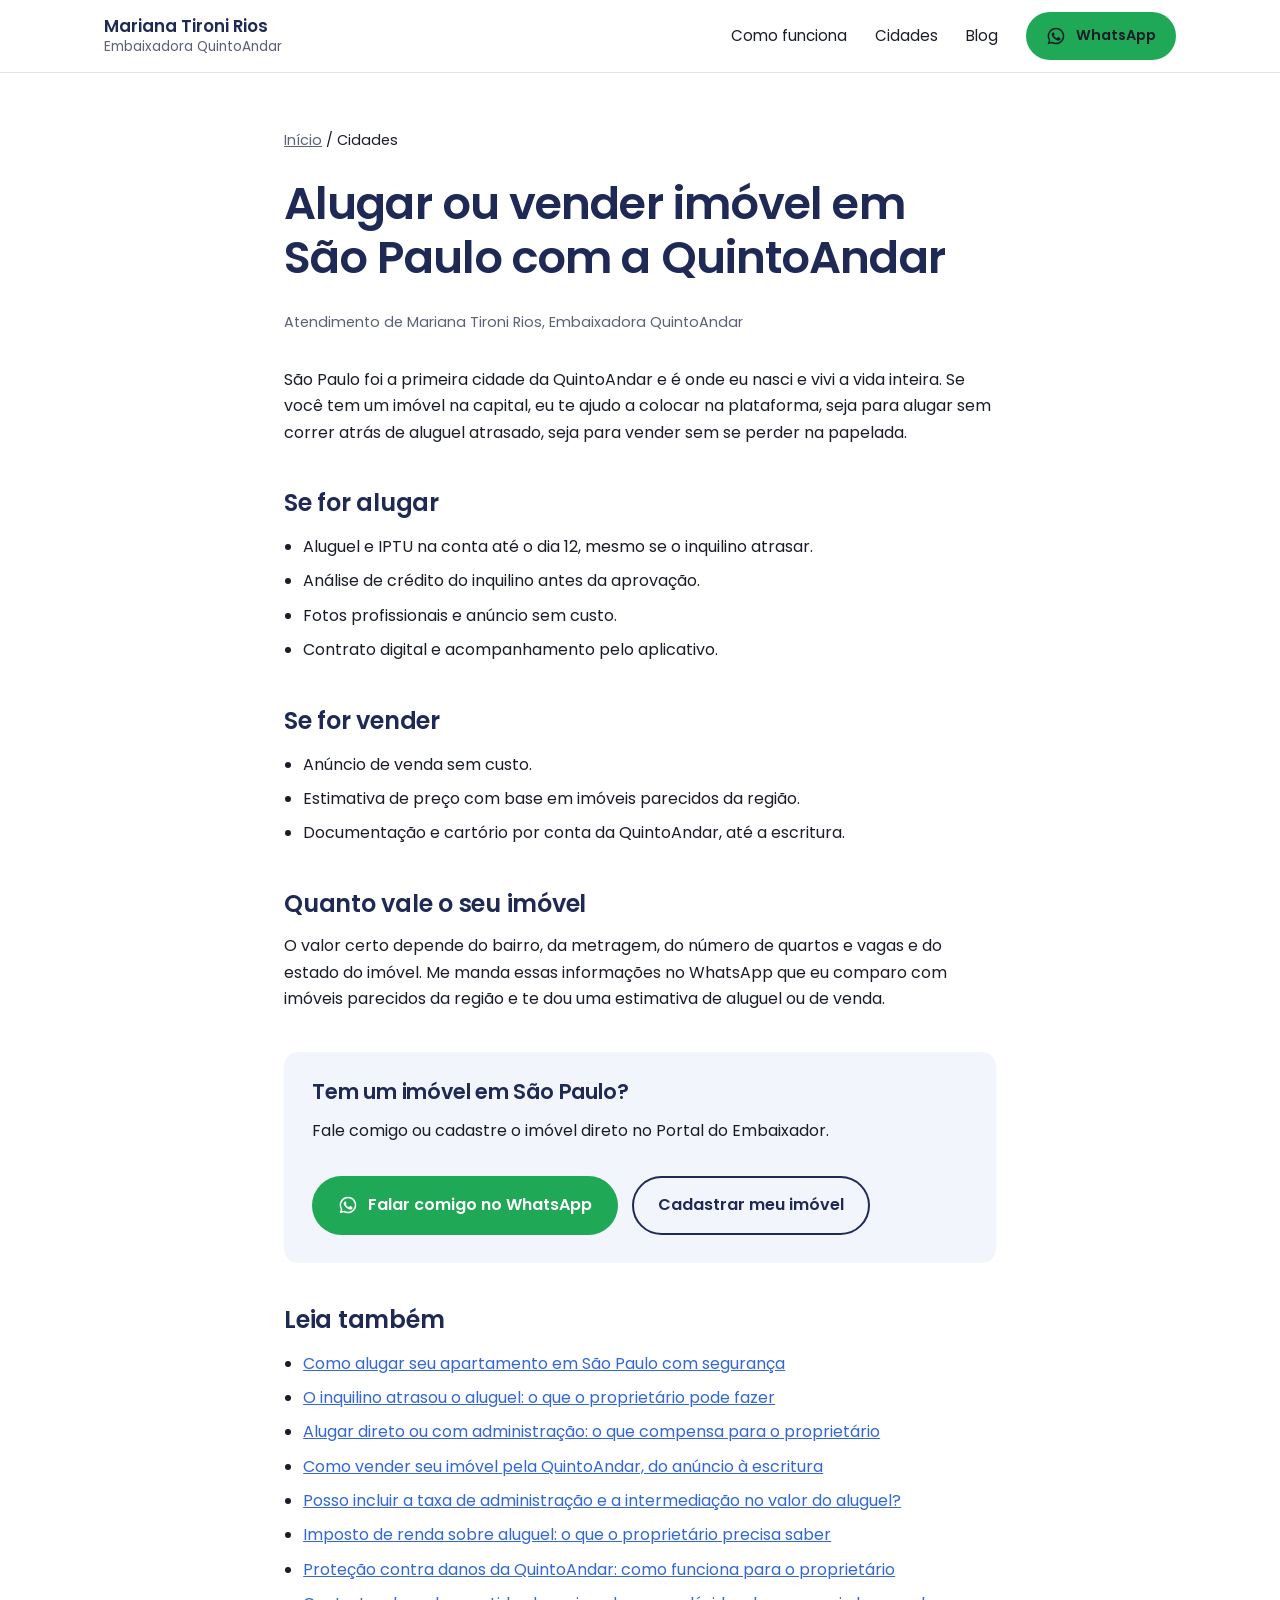
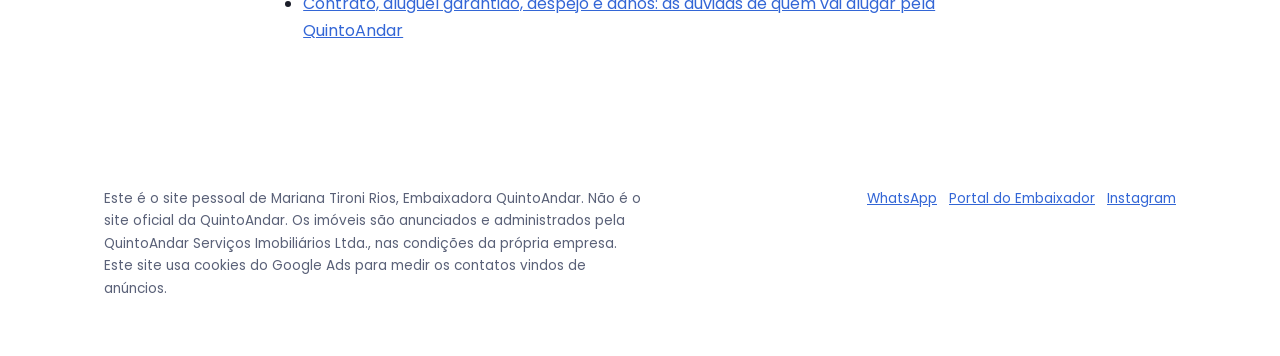
<file: sao-paulo.html>
<!DOCTYPE html>
<html lang="pt-BR">
<head>
<meta charset="utf-8">
<meta name="viewport" content="width=device-width, initial-scale=1">
<title>Alugar ou vender imóvel em São Paulo | Mariana Tironi, Embaixadora QuintoAndar</title>
<meta name="description" content="Alugue seu imóvel em São Paulo com aluguel garantido todo dia 12 ou venda com a documentação por conta da QuintoAndar. Anúncio sem custo.">
<link rel="canonical" href="https://marianatironi-imoveis.github.io/sao-paulo.html">
<meta property="og:type" content="website">
<meta property="og:title" content="Alugar ou vender imóvel em São Paulo | Mariana Tironi, Embaixadora QuintoAndar">
<meta property="og:description" content="Alugue seu imóvel em São Paulo com aluguel garantido todo dia 12 ou venda com a documentação por conta da QuintoAndar. Anúncio sem custo.">
<meta property="og:url" content="https://marianatironi-imoveis.github.io/sao-paulo.html">
<meta property="og:image" content="https://marianatironi-imoveis.github.io/og.jpg">
<meta property="og:locale" content="pt_BR">
<link rel="preconnect" href="https://fonts.googleapis.com">
<link rel="preconnect" href="https://fonts.gstatic.com" crossorigin>
<link href="https://fonts.googleapis.com/css2?family=Poppins:wght@400;600;700&display=swap" rel="stylesheet">
<link rel="stylesheet" href="style.css">
<!-- Google Ads: medição de contatos -->
<script async src="https://www.googletagmanager.com/gtag/js?id=AW-11475638968"></script>
<script>
window.dataLayer = window.dataLayer || [];
function gtag(){dataLayer.push(arguments);}
gtag('js', new Date());
gtag('config', 'AW-11475638968');
document.addEventListener('click', function (e) {
  var a = e.target.closest && e.target.closest('a[href]');
  if (!a) return;
  var h = a.getAttribute('href') || '';
  if (h.indexOf('wa.me/') !== -1 || h.indexOf('portalembaixador.quintoandar.com.br') !== -1) {
    gtag('event', 'conversion', {'send_to': 'AW-11475638968/lo9MCKy2wr4dELi1geAq', 'transport_type': 'beacon'});
  }
});
</script>
</head>
<body>
<header class="topo">
  <div class="wrap">
    <a class="marca" href="index.html"><strong>Mariana Tironi Rios</strong><span>Embaixadora QuintoAndar</span></a>
    <nav class="menu" aria-label="Principal">
      <a href="index.html#como-funciona">Como funciona</a>
      <a href="index.html#cidades">Cidades</a>
      <a href="blog.html">Blog</a>
      <a class="botao botao-zap" href="https://wa.me/5511995204993?text=Oi%20Mariana%2C%20vi%20seu%20site%20e%20quero%20falar%20sobre%20o%20meu%20im%C3%B3vel." target="_blank" rel="noopener"><svg viewBox="0 0 24 24" aria-hidden="true" fill="currentColor"><path d="M12 2a10 10 0 0 0-8.6 15.1L2 22l5-1.3A10 10 0 1 0 12 2Zm0 18.2c-1.5 0-3-.4-4.3-1.2l-.3-.2-3 .8.8-2.9-.2-.3A8.2 8.2 0 1 1 12 20.2Zm4.5-6.1c-.2-.1-1.5-.7-1.7-.8-.2-.1-.4-.1-.6.1l-.8 1c-.1.2-.3.2-.5.1a6.7 6.7 0 0 1-3.3-2.9c-.3-.4.2-.4.7-1.3.1-.2 0-.3 0-.4l-.8-1.8c-.2-.5-.4-.4-.6-.4h-.5a1 1 0 0 0-.7.3 3 3 0 0 0-.9 2.2 5.2 5.2 0 0 0 1.1 2.7 11.8 11.8 0 0 0 4.5 4c1.7.7 2.3.8 3.2.6.5-.1 1.5-.6 1.7-1.2.2-.6.2-1.1.2-1.2-.1-.1-.3-.2-.5-.3Z"/></svg>WhatsApp</a>
    </nav>
  </div>
</header>
<main>

<article class="pagina">
  <div class="wrap">
    <p class="trilha"><a href="index.html">Início</a> / Cidades</p>
    <h1>Alugar ou vender imóvel em São Paulo com a QuintoAndar</h1>
    <p class="meta">Atendimento de Mariana Tironi Rios, Embaixadora QuintoAndar</p>
    <p>São Paulo foi a primeira cidade da QuintoAndar e é onde eu nasci e vivi a vida inteira. Se você tem um imóvel na capital, eu te ajudo a colocar na plataforma, seja para alugar sem correr atrás de aluguel atrasado, seja para vender sem se perder na papelada.</p>
    <h2>Se for alugar</h2>
    <ul>
      <li>Aluguel e IPTU na conta até o dia 12, mesmo se o inquilino atrasar.</li>
      <li>Análise de crédito do inquilino antes da aprovação.</li>
      <li>Fotos profissionais e anúncio sem custo.</li>
      <li>Contrato digital e acompanhamento pelo aplicativo.</li>
    </ul>
    <h2>Se for vender</h2>
    <ul>
      <li>Anúncio de venda sem custo.</li>
      <li>Estimativa de preço com base em imóveis parecidos da região.</li>
      <li>Documentação e cartório por conta da QuintoAndar, até a escritura.</li>
    </ul>
    <h2>Quanto vale o seu imóvel</h2>
    <p>O valor certo depende do bairro, da metragem, do número de quartos e vagas e do estado do imóvel. Me manda essas informações no WhatsApp que eu comparo com imóveis parecidos da região e te dou uma estimativa de aluguel ou de venda.</p>
    <div class="caixa">
      <h2>Tem um imóvel em São Paulo?</h2>
      <p>Fale comigo ou cadastre o imóvel direto no Portal do Embaixador.</p>
      <div class="acoes">
      <a class="botao botao-zap" href="https://wa.me/5511995204993?text=Oi%20Mariana%2C%20tenho%20um%20im%C3%B3vel%20em%20S%C3%A3o%20Paulo%20e%20quero%20alugar%20ou%20vender." target="_blank" rel="noopener"><svg viewBox="0 0 24 24" aria-hidden="true" fill="currentColor"><path d="M12 2a10 10 0 0 0-8.6 15.1L2 22l5-1.3A10 10 0 1 0 12 2Zm0 18.2c-1.5 0-3-.4-4.3-1.2l-.3-.2-3 .8.8-2.9-.2-.3A8.2 8.2 0 1 1 12 20.2Zm4.5-6.1c-.2-.1-1.5-.7-1.7-.8-.2-.1-.4-.1-.6.1l-.8 1c-.1.2-.3.2-.5.1a6.7 6.7 0 0 1-3.3-2.9c-.3-.4.2-.4.7-1.3.1-.2 0-.3 0-.4l-.8-1.8c-.2-.5-.4-.4-.6-.4h-.5a1 1 0 0 0-.7.3 3 3 0 0 0-.9 2.2 5.2 5.2 0 0 0 1.1 2.7 11.8 11.8 0 0 0 4.5 4c1.7.7 2.3.8 3.2.6.5-.1 1.5-.6 1.7-1.2.2-.6.2-1.1.2-1.2-.1-.1-.3-.2-.5-.3Z"/></svg>Falar comigo no WhatsApp</a>
      <a class="botao botao-portal" href="https://portalembaixador.quintoandar.com.br/cartaovisitas/maritironirios-4036252" target="_blank" rel="noopener">Cadastrar meu imóvel</a>
    </div>
    </div>
    <h2>Leia também</h2>
    <ul>
      <li><a href="como-alugar-apartamento-sao-paulo.html">Como alugar seu apartamento em São Paulo com segurança</a></li>
      <li><a href="inquilino-atrasou-aluguel-o-que-fazer.html">O inquilino atrasou o aluguel: o que o proprietário pode fazer</a></li>
      <li><a href="alugar-direto-ou-com-administracao.html">Alugar direto ou com administração: o que compensa para o proprietário</a></li>
      <li><a href="como-vender-imovel-quintoandar.html">Como vender seu imóvel pela QuintoAndar, do anúncio à escritura</a></li>
      <li><a href="posso-incluir-taxas-no-valor-do-aluguel.html">Posso incluir a taxa de administração e a intermediação no valor do aluguel?</a></li>
      <li><a href="imposto-de-renda-aluguel-proprietario.html">Imposto de renda sobre aluguel: o que o proprietário precisa saber</a></li>
      <li><a href="protecao-contra-danos-quintoandar.html">Proteção contra danos da QuintoAndar: como funciona para o proprietário</a></li>
      <li><a href="duvidas-proprietario-contrato-garantia-despejo-danos.html">Contrato, aluguel garantido, despejo e danos: as dúvidas de quem vai alugar pela QuintoAndar</a></li>
    </ul>
  </div>
</article>

</main>
<footer class="rodape">
  <div class="wrap">
    <p>Este é o site pessoal de Mariana Tironi Rios, Embaixadora QuintoAndar. Não é o site oficial da QuintoAndar. Os imóveis são anunciados e administrados pela QuintoAndar Serviços Imobiliários Ltda., nas condições da própria empresa. Este site usa cookies do Google Ads para medir os contatos vindos de anúncios.</p>
    <p><a href="https://wa.me/5511995204993?text=Oi%20Mariana%2C%20vi%20seu%20site%20e%20quero%20falar%20sobre%20o%20meu%20im%C3%B3vel." target="_blank" rel="noopener">WhatsApp</a> &nbsp; <a href="https://portalembaixador.quintoandar.com.br/cartaovisitas/maritironirios-4036252" target="_blank" rel="noopener">Portal do Embaixador</a> &nbsp; <a href="https://www.instagram.com/maritironi.marcadoimob/" target="_blank" rel="noopener">Instagram</a></p>
  </div>
</footer>
</body>
</html>
</file>
<file: style.css>
/* Paleta: troque --azul pelo azul oficial do material QuintoAndar quando tivermos o hex */
:root {
  --marinho: #1E2A55;
  --azul: #3366D6;
  --nevoa: #F2F5FB;
  --linha: #DCE2EE;
  --tinta: #1A1D29;
  --cinza: #5A6178;
  --branco: #FFFFFF;
  --zap: #1FA855;
  --raio: 14px;
  --largura: 1120px;
}

*, *::before, *::after { box-sizing: border-box; }

html { scroll-behavior: smooth; }
@media (prefers-reduced-motion: reduce) { html { scroll-behavior: auto; } }

body {
  margin: 0;
  font-family: "Poppins", system-ui, sans-serif;
  font-size: 1rem;
  line-height: 1.65;
  color: var(--tinta);
  background: var(--branco);
}

img { max-width: 100%; display: block; }
a { color: var(--azul); }
a:focus-visible, button:focus-visible, summary:focus-visible {
  outline: 3px solid var(--azul);
  outline-offset: 3px;
  border-radius: 6px;
}

.wrap { max-width: var(--largura); margin: 0 auto; padding: 0 24px; }
.texto { max-width: 68ch; }

h1, h2, h3 { font-weight: 600; line-height: 1.2; color: var(--marinho); margin: 0 0 .6em; }
h1 { font-size: clamp(2rem, 4.6vw, 3.4rem); letter-spacing: -.02em; }
h2 { font-size: clamp(1.6rem, 3vw, 2.25rem); letter-spacing: -.01em; }
h3 { font-size: 1.2rem; }
p { margin: 0 0 1em; }

/* Cabeçalho */
.topo { border-bottom: 1px solid var(--linha); background: var(--branco); }
.topo .wrap { display: flex; align-items: center; justify-content: space-between; gap: 24px; min-height: 72px; }
.marca { text-decoration: none; color: var(--marinho); line-height: 1.2; }
.marca strong { display: block; font-weight: 600; font-size: 1.05rem; }
.marca span { font-size: .85rem; color: var(--cinza); }
.menu { display: flex; align-items: center; gap: 28px; }
.menu a { color: var(--tinta); text-decoration: none; font-size: .95rem; }
.menu a:hover { color: var(--azul); }
@media (max-width: 760px) { .menu a:not(.botao) { display: none; } }

/* Botões */
.botao {
  display: inline-flex; align-items: center; gap: 10px;
  padding: 14px 24px; border-radius: 999px;
  font-weight: 600; font-size: 1rem; text-decoration: none;
  border: 2px solid transparent;
  transition: background-color .15s, color .15s;
}
.botao-zap { background: var(--zap); color: var(--branco); }
.botao-zap:hover { background: #178a45; }
.botao-portal { background: transparent; color: var(--marinho); border-color: var(--marinho); }
.botao-portal:hover { background: var(--marinho); color: var(--branco); }
.menu .botao { padding: 10px 18px; font-size: .9rem; }
.botao svg { width: 20px; height: 20px; flex: none; }

/* Topo da página */
.abertura { padding: 72px 0 88px; }
.abertura .wrap { display: grid; grid-template-columns: 1.1fr .9fr; gap: 64px; align-items: center; }
.abertura p.lead { font-size: 1.2rem; color: var(--cinza); max-width: 36ch; }
.acoes { display: flex; flex-wrap: wrap; gap: 14px; margin-top: 32px; }
.quem { font-size: .95rem; color: var(--cinza); margin-top: 28px; }
@media (max-width: 860px) {
  .abertura { padding: 40px 0 64px; }
  .abertura .wrap { grid-template-columns: 1fr; gap: 48px; }
}

.retrato { position: relative; margin: 0 24px 40px 0; }
.retrato img { width: 100%; height: auto; aspect-ratio: 4 / 5; object-fit: cover; border-radius: var(--raio); background: var(--nevoa); }

/* O elemento de destaque: a folhinha do dia 12 */
.folhinha {
  position: absolute; left: -36px; bottom: -36px;
  width: 150px; background: var(--branco);
  border-radius: 12px; overflow: hidden;
  box-shadow: 0 18px 40px -12px rgba(30, 42, 85, .35);
  transform: rotate(-4deg);
  text-align: center;
  animation: chega .7s cubic-bezier(.2,.8,.2,1) .3s both;
}
.folhinha .mes { background: var(--marinho); color: var(--branco); font-size: .8rem; font-weight: 600; padding: 8px 0; }
.folhinha .dia { font-size: 4.4rem; font-weight: 700; line-height: 1; color: var(--marinho); padding: 14px 0 4px; }
.folhinha .nota { font-size: .75rem; color: var(--cinza); padding: 0 12px 14px; line-height: 1.35; }
@keyframes chega { from { opacity: 0; transform: translateY(16px) rotate(-10deg); } to { opacity: 1; transform: translateY(0) rotate(-4deg); } }
@media (prefers-reduced-motion: reduce) { .folhinha { animation: none; } }
@media (max-width: 860px) { .folhinha { left: 12px; bottom: -32px; width: 130px; } .folhinha .dia { font-size: 3.6rem; } }

/* Seções */
.secao { padding: 88px 0; }
.secao-nevoa { background: var(--nevoa); }
.secao > .wrap > h2 { max-width: 24ch; }
.intro { color: var(--cinza); font-size: 1.1rem; max-width: 60ch; margin-bottom: 48px; }

/* Passos: é uma sequência de verdade, então leva número */
.passos { list-style: none; padding: 0; margin: 0; display: grid; grid-template-columns: repeat(3, 1fr); gap: 40px; counter-reset: passo; }
.passos li { counter-increment: passo; border-top: 2px solid var(--marinho); padding-top: 20px; }
.passos li::before { content: counter(passo); display: block; font-size: 2rem; font-weight: 700; color: var(--azul); line-height: 1; margin-bottom: 14px; }
.passos p { color: var(--cinza); margin: 0; }
@media (max-width: 760px) { .passos { grid-template-columns: 1fr; gap: 32px; } }

/* Benefícios: lista em duas colunas, sem cartões */
.beneficios { list-style: none; padding: 0; margin: 0; display: grid; grid-template-columns: 1fr 1fr; gap: 36px 56px; }
.beneficios h3 { margin-bottom: .3em; }
.beneficios p { color: var(--cinza); margin: 0; }
@media (max-width: 760px) { .beneficios { grid-template-columns: 1fr; } }
.fonte { font-size: .85rem; color: var(--cinza); margin-top: 40px; }

/* Cidades */
.cidades { list-style: none; padding: 0; margin: 0; columns: 4 180px; column-gap: 32px; }
.cidades li { padding: 8px 0; border-bottom: 1px solid var(--linha); break-inside: avoid; }
.cidades a { color: var(--marinho); font-weight: 600; }

/* Sobre */
.sobre .wrap { display: grid; grid-template-columns: 220px 1fr; gap: 48px; align-items: start; }
.sobre img { border-radius: 50%; aspect-ratio: 1; object-fit: cover; width: 220px; height: auto; }
@media (max-width: 760px) { .sobre .wrap { grid-template-columns: 1fr; } .sobre img { width: 140px; } }

/* Blog */
.artigos { list-style: none; padding: 0; margin: 0; display: grid; grid-template-columns: repeat(3, 1fr); gap: 40px; }
.artigos a { text-decoration: none; color: inherit; display: block; }
.artigos h3 { color: var(--marinho); }
.artigos a:hover h3 { color: var(--azul); text-decoration: underline; }
.artigos p { color: var(--cinza); margin: 0; font-size: .95rem; }
@media (max-width: 860px) { .artigos { grid-template-columns: 1fr; gap: 28px; } }

/* Perguntas */
.perguntas details { border-bottom: 1px solid var(--linha); padding: 20px 0; max-width: 72ch; }
.perguntas summary { cursor: pointer; font-weight: 600; color: var(--marinho); font-size: 1.05rem; list-style: none; display: flex; justify-content: space-between; gap: 16px; }
.perguntas summary::-webkit-details-marker { display: none; }
.perguntas summary::after { content: "+"; font-weight: 400; font-size: 1.5rem; line-height: 1; color: var(--azul); }
.perguntas details[open] summary::after { content: "–"; }
.perguntas details p { margin: 14px 0 0; color: var(--cinza); }

/* Chamada final */
.final { background: var(--marinho); color: var(--branco); padding: 88px 0; }
.final h2 { color: var(--branco); }
.final p { color: #C9D2EC; max-width: 52ch; }
.final .botao-portal { color: var(--branco); border-color: var(--branco); }
.final .botao-portal:hover { background: var(--branco); color: var(--marinho); }

/* Rodapé */
.rodape { padding: 40px 0 56px; font-size: .85rem; color: var(--cinza); }
.rodape .wrap { display: flex; flex-wrap: wrap; justify-content: space-between; gap: 24px; }
.rodape p { margin: 0; max-width: 60ch; }

/* Páginas de artigo e cidade */
.pagina { padding: 56px 0 88px; }
.pagina .wrap { max-width: 760px; }
.pagina h1 { font-size: clamp(1.9rem, 4vw, 2.8rem); }
.pagina h2 { font-size: 1.5rem; margin-top: 1.8em; }
.pagina .meta { color: var(--cinza); font-size: .9rem; margin-bottom: 32px; }
.pagina ul, .pagina ol { padding-left: 1.2em; }
.pagina li { margin-bottom: .5em; }
.caixa { background: var(--nevoa); border-radius: var(--raio); padding: 28px; margin: 40px 0; }
.caixa h2 { margin-top: 0; font-size: 1.3rem; }
.trilha { font-size: .9rem; margin-bottom: 24px; }
.trilha a { color: var(--cinza); }
</file>
